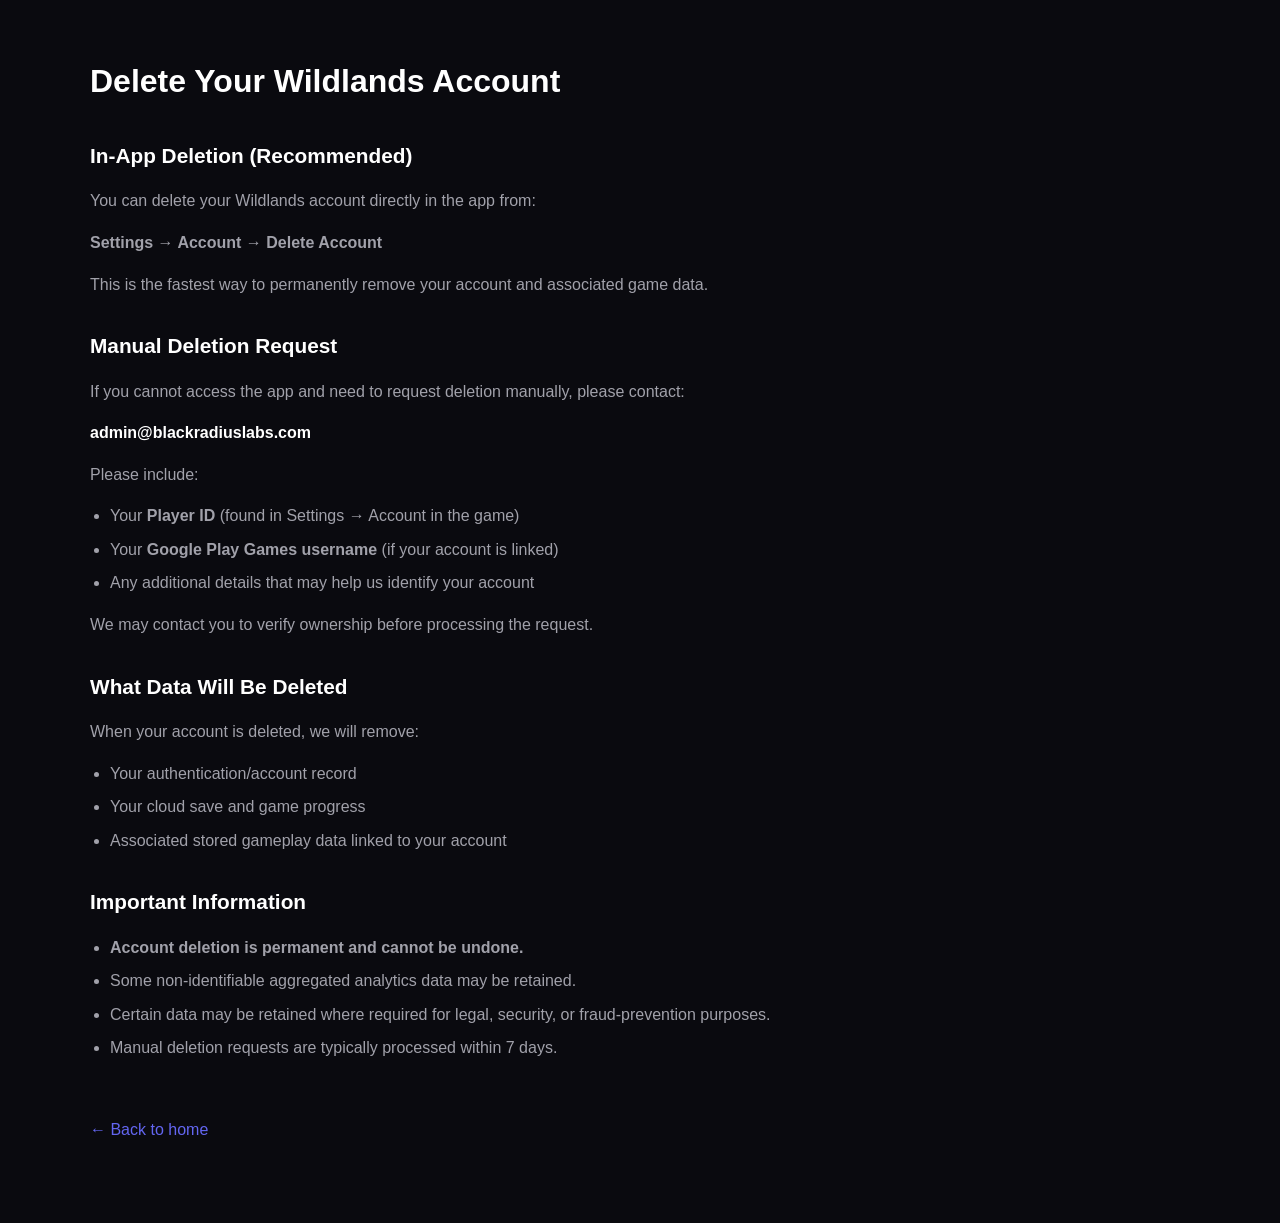
<file: delete-account-wildlands.html>
<!DOCTYPE html>
<html lang="en">
<head>
  <meta charset="UTF-8">
  <meta name="viewport" content="width=device-width, initial-scale=1.0">
  <title>Delete Your Wildlands Account - Black Radius Labs</title>
  <meta name="description" content="Request deletion of your Wildlands game account and associated data.">
  <link rel="stylesheet" href="assets/css/styles.css">
</head>
<body>
  <main class="legal-page">
    <div class="container">
      <h1>Delete Your Wildlands Account</h1>

      <h2>In-App Deletion (Recommended)</h2>
      <p>You can delete your Wildlands account directly in the app from:</p>
      <p><strong>Settings &rarr; Account &rarr; Delete Account</strong></p>
      <p>This is the fastest way to permanently remove your account and associated game data.</p>

      <h2>Manual Deletion Request</h2>
      <p>
        If you cannot access the app and need to request deletion manually, please contact:
      </p>
      <p><strong><a href="mailto:admin@blackradiuslabs.com">admin@blackradiuslabs.com</a></strong></p>

      <p>Please include:</p>
      <ul>
        <li>Your <strong>Player ID</strong> (found in Settings &rarr; Account in the game)</li>
        <li>Your <strong>Google Play Games username</strong> (if your account is linked)</li>
        <li>Any additional details that may help us identify your account</li>
      </ul>
      <p>We may contact you to verify ownership before processing the request.</p>

      <h2>What Data Will Be Deleted</h2>
      <p>When your account is deleted, we will remove:</p>
      <ul>
        <li>Your authentication/account record</li>
        <li>Your cloud save and game progress</li>
        <li>Associated stored gameplay data linked to your account</li>
      </ul>

      <h2>Important Information</h2>
      <ul>
        <li><strong>Account deletion is permanent and cannot be undone.</strong></li>
        <li>Some non-identifiable aggregated analytics data may be retained.</li>
        <li>Certain data may be retained where required for legal, security, or fraud-prevention purposes.</li>
        <li>Manual deletion requests are typically processed within 7 days.</li>
      </ul>

      <a href="index.html" class="back-link">&larr; Back to home</a>
    </div>
  </main>
</body>
</html>
</file>
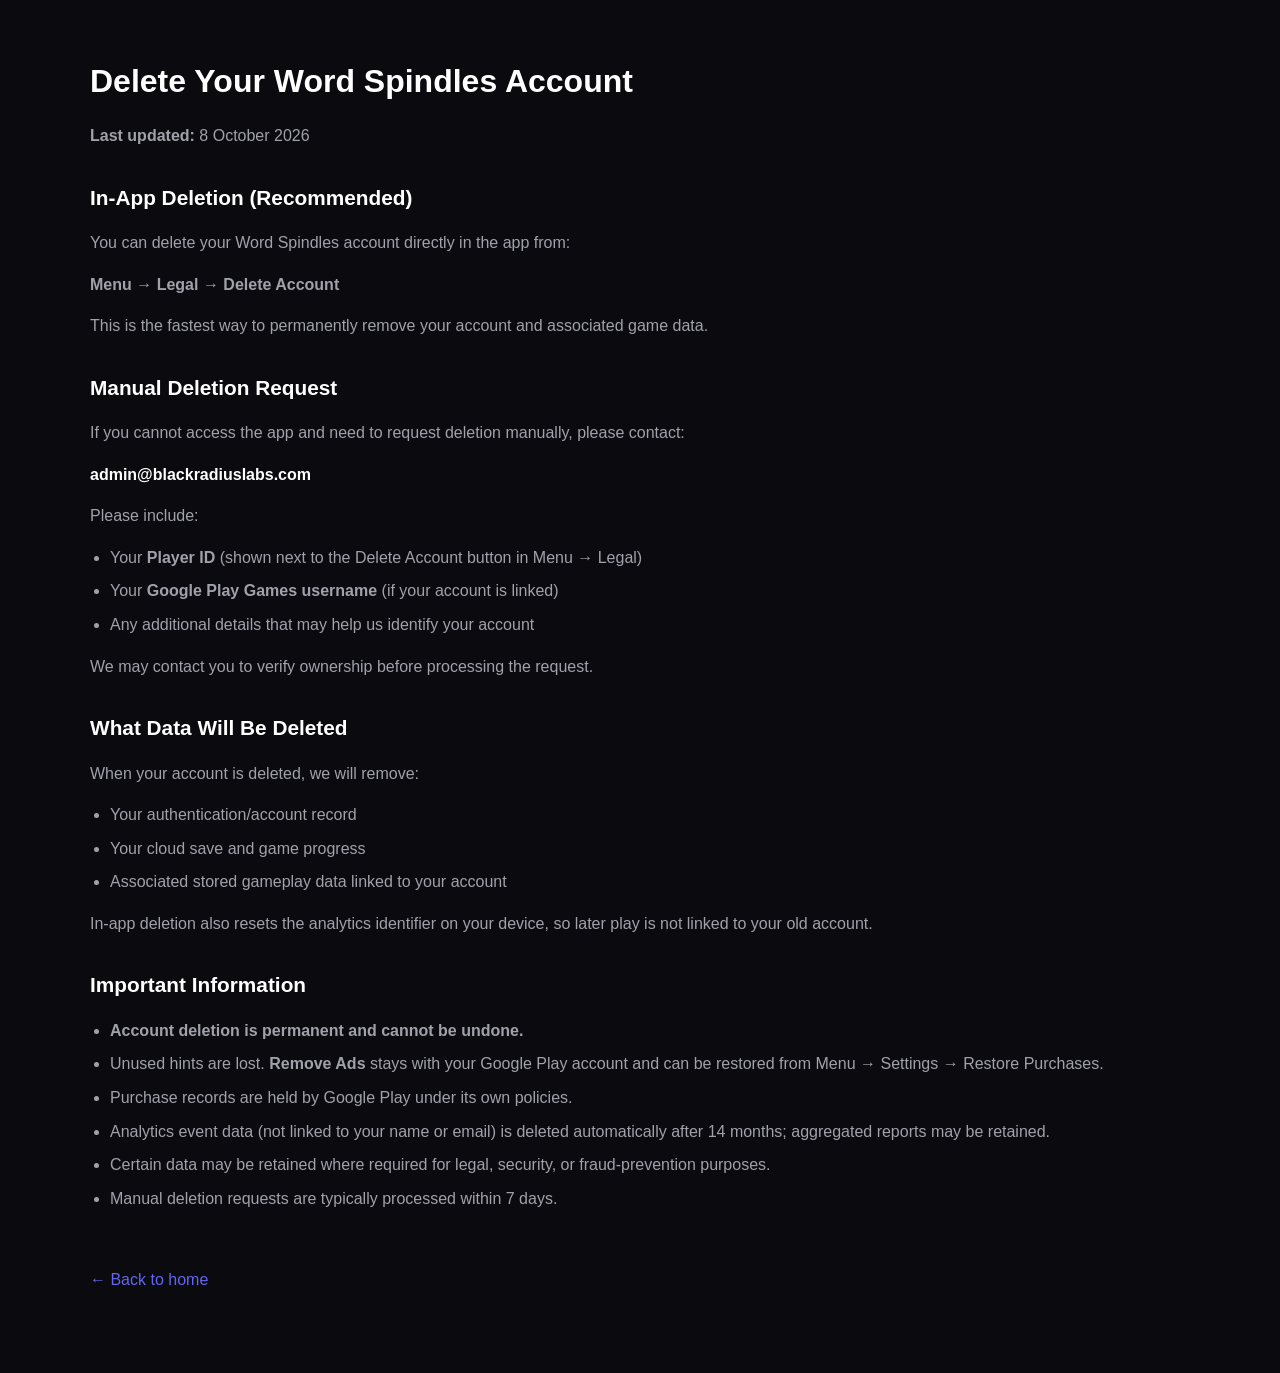
<file: delete-account-wordspindles.html>
<!DOCTYPE html>
<html lang="en">
<head>
  <meta charset="UTF-8">
  <meta name="viewport" content="width=device-width, initial-scale=1.0">
  <title>Delete Your Word Spindles Account - Black Radius Labs</title>
  <meta name="description" content="Request deletion of your Word Spindles game account and associated data.">
  <link rel="stylesheet" href="assets/css/styles.css">
</head>
<body>
  <main class="legal-page">
    <div class="container">
      <h1>Delete Your Word Spindles Account</h1>
      <p class="effective-date"><strong>Last updated:</strong> 8 October 2026</p>

      <h2>In-App Deletion (Recommended)</h2>
      <p>You can delete your Word Spindles account directly in the app from:</p>
      <p><strong>Menu &rarr; Legal &rarr; Delete Account</strong></p>
      <p>This is the fastest way to permanently remove your account and associated game data.</p>

      <h2>Manual Deletion Request</h2>
      <p>
        If you cannot access the app and need to request deletion manually, please contact:
      </p>
      <p><strong><a href="mailto:admin@blackradiuslabs.com">admin@blackradiuslabs.com</a></strong></p>

      <p>Please include:</p>
      <ul>
        <li>Your <strong>Player ID</strong> (shown next to the Delete Account button in Menu &rarr; Legal)</li>
        <li>Your <strong>Google Play Games username</strong> (if your account is linked)</li>
        <li>Any additional details that may help us identify your account</li>
      </ul>
      <p>We may contact you to verify ownership before processing the request.</p>

      <h2>What Data Will Be Deleted</h2>
      <p>When your account is deleted, we will remove:</p>
      <ul>
        <li>Your authentication/account record</li>
        <li>Your cloud save and game progress</li>
        <li>Associated stored gameplay data linked to your account</li>
      </ul>
      <p>In-app deletion also resets the analytics identifier on your device, so later play is not linked to your old account.</p>

      <h2>Important Information</h2>
      <ul>
        <li><strong>Account deletion is permanent and cannot be undone.</strong></li>
        <li>Unused hints are lost. <strong>Remove Ads</strong> stays with your Google Play account and can be restored from Menu &rarr; Settings &rarr; Restore Purchases.</li>
        <li>Purchase records are held by Google Play under its own policies.</li>
        <li>Analytics event data (not linked to your name or email) is deleted automatically after 14 months; aggregated reports may be retained.</li>
        <li>Certain data may be retained where required for legal, security, or fraud-prevention purposes.</li>
        <li>Manual deletion requests are typically processed within 7 days.</li>
      </ul>

      <a href="index.html" class="back-link">&larr; Back to home</a>
    </div>
  </main>
</body>
</html>
</file>
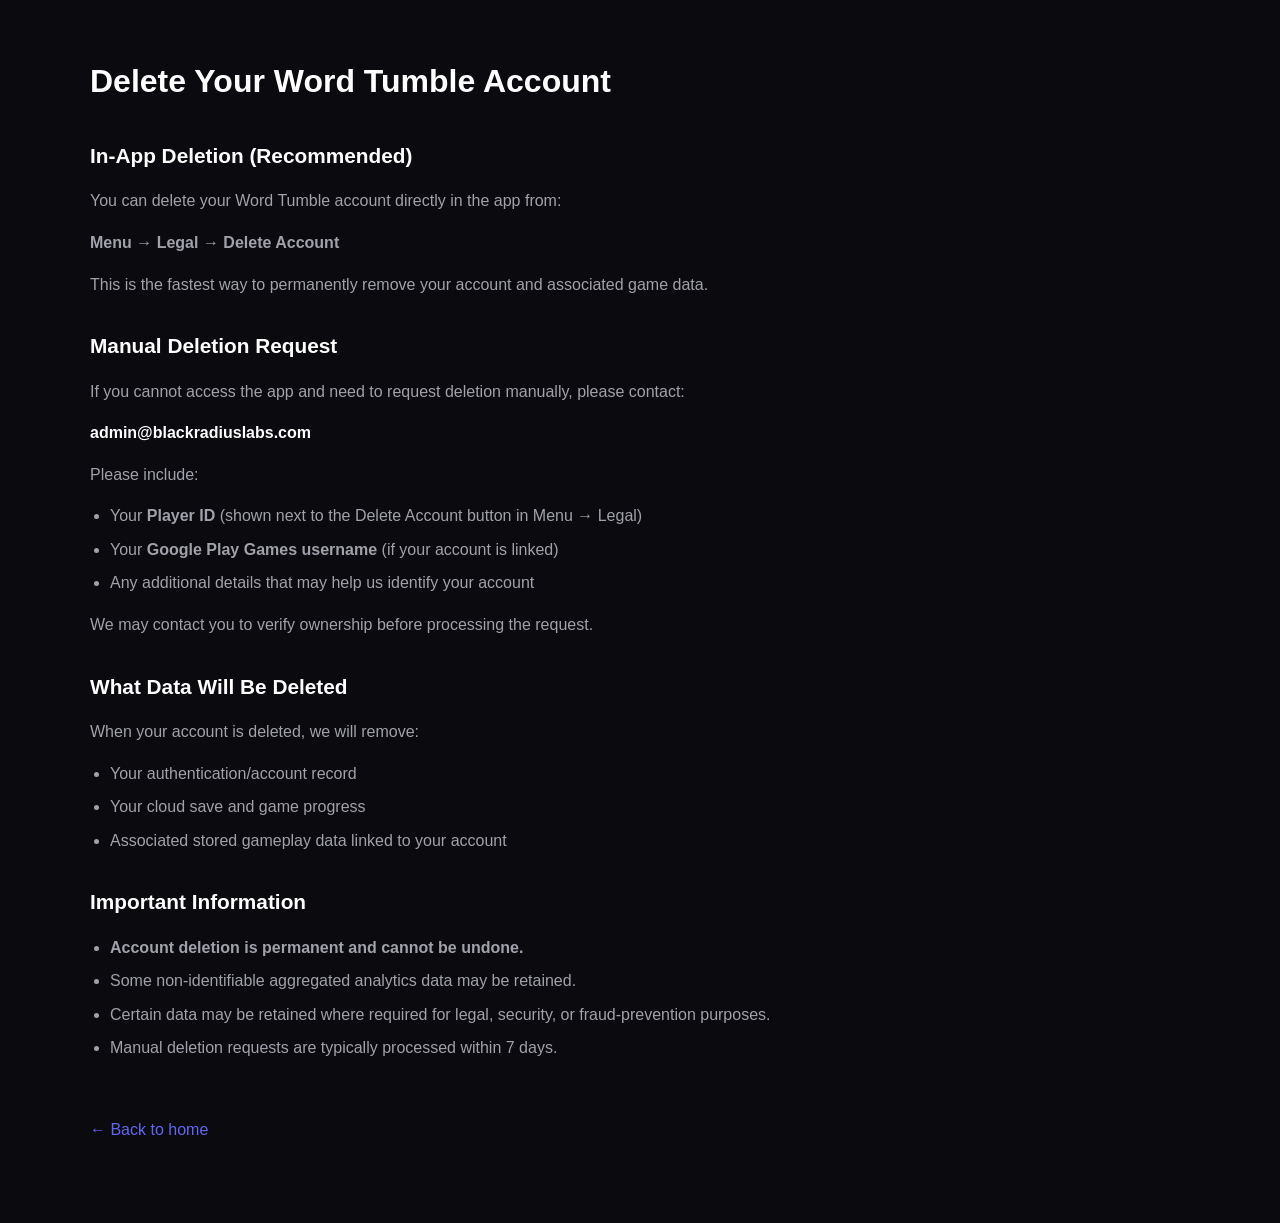
<file: delete-account-wordtumble.html>
<!DOCTYPE html>
<html lang="en">
<head>
  <meta charset="UTF-8">
  <meta name="viewport" content="width=device-width, initial-scale=1.0">
  <title>Delete Your Word Tumble Account - Black Radius Labs</title>
  <meta name="description" content="Request deletion of your Word Tumble game account and associated data.">
  <link rel="stylesheet" href="assets/css/styles.css">
</head>
<body>
  <main class="legal-page">
    <div class="container">
      <h1>Delete Your Word Tumble Account</h1>

      <h2>In-App Deletion (Recommended)</h2>
      <p>You can delete your Word Tumble account directly in the app from:</p>
      <p><strong>Menu &rarr; Legal &rarr; Delete Account</strong></p>
      <p>This is the fastest way to permanently remove your account and associated game data.</p>

      <h2>Manual Deletion Request</h2>
      <p>
        If you cannot access the app and need to request deletion manually, please contact:
      </p>
      <p><strong><a href="mailto:admin@blackradiuslabs.com">admin@blackradiuslabs.com</a></strong></p>

      <p>Please include:</p>
      <ul>
        <li>Your <strong>Player ID</strong> (shown next to the Delete Account button in Menu &rarr; Legal)</li>
        <li>Your <strong>Google Play Games username</strong> (if your account is linked)</li>
        <li>Any additional details that may help us identify your account</li>
      </ul>
      <p>We may contact you to verify ownership before processing the request.</p>

      <h2>What Data Will Be Deleted</h2>
      <p>When your account is deleted, we will remove:</p>
      <ul>
        <li>Your authentication/account record</li>
        <li>Your cloud save and game progress</li>
        <li>Associated stored gameplay data linked to your account</li>
      </ul>

      <h2>Important Information</h2>
      <ul>
        <li><strong>Account deletion is permanent and cannot be undone.</strong></li>
        <li>Some non-identifiable aggregated analytics data may be retained.</li>
        <li>Certain data may be retained where required for legal, security, or fraud-prevention purposes.</li>
        <li>Manual deletion requests are typically processed within 7 days.</li>
      </ul>

      <a href="index.html" class="back-link">&larr; Back to home</a>
    </div>
  </main>
</body>
</html>
</file>
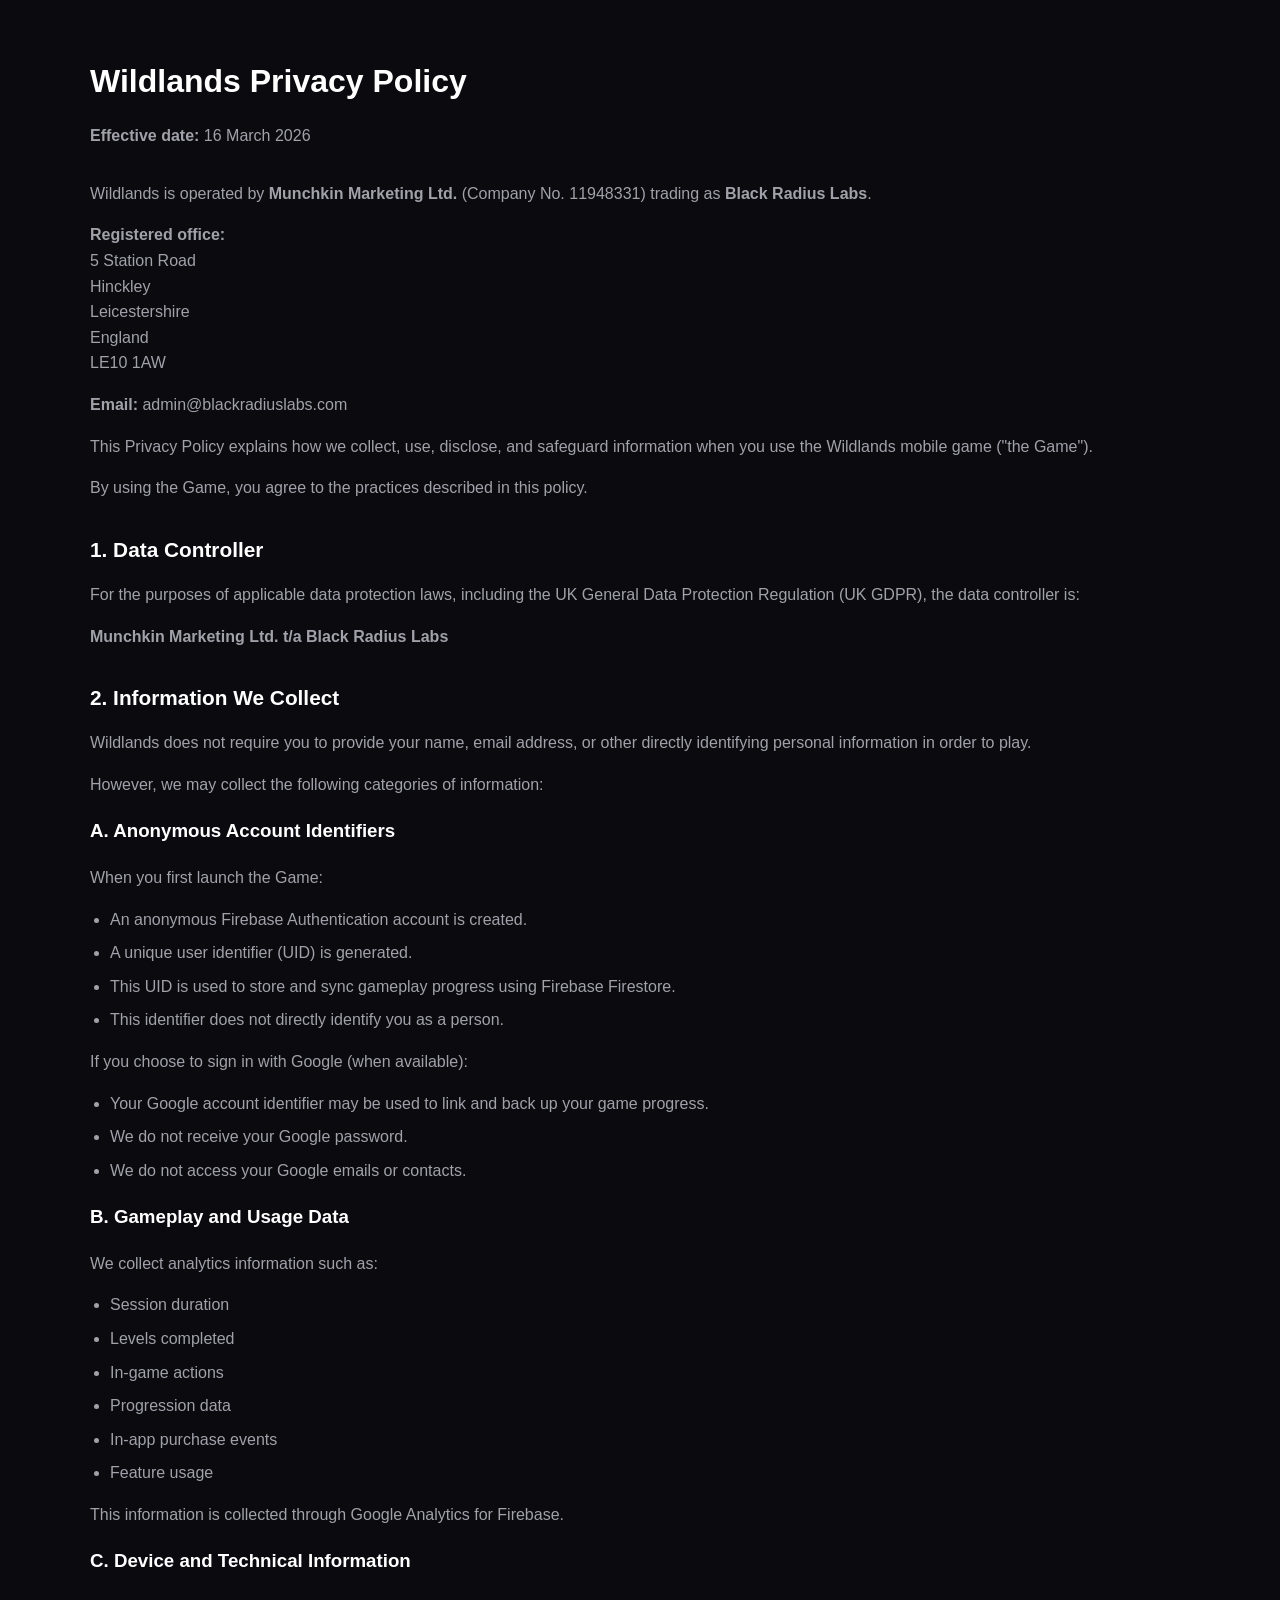
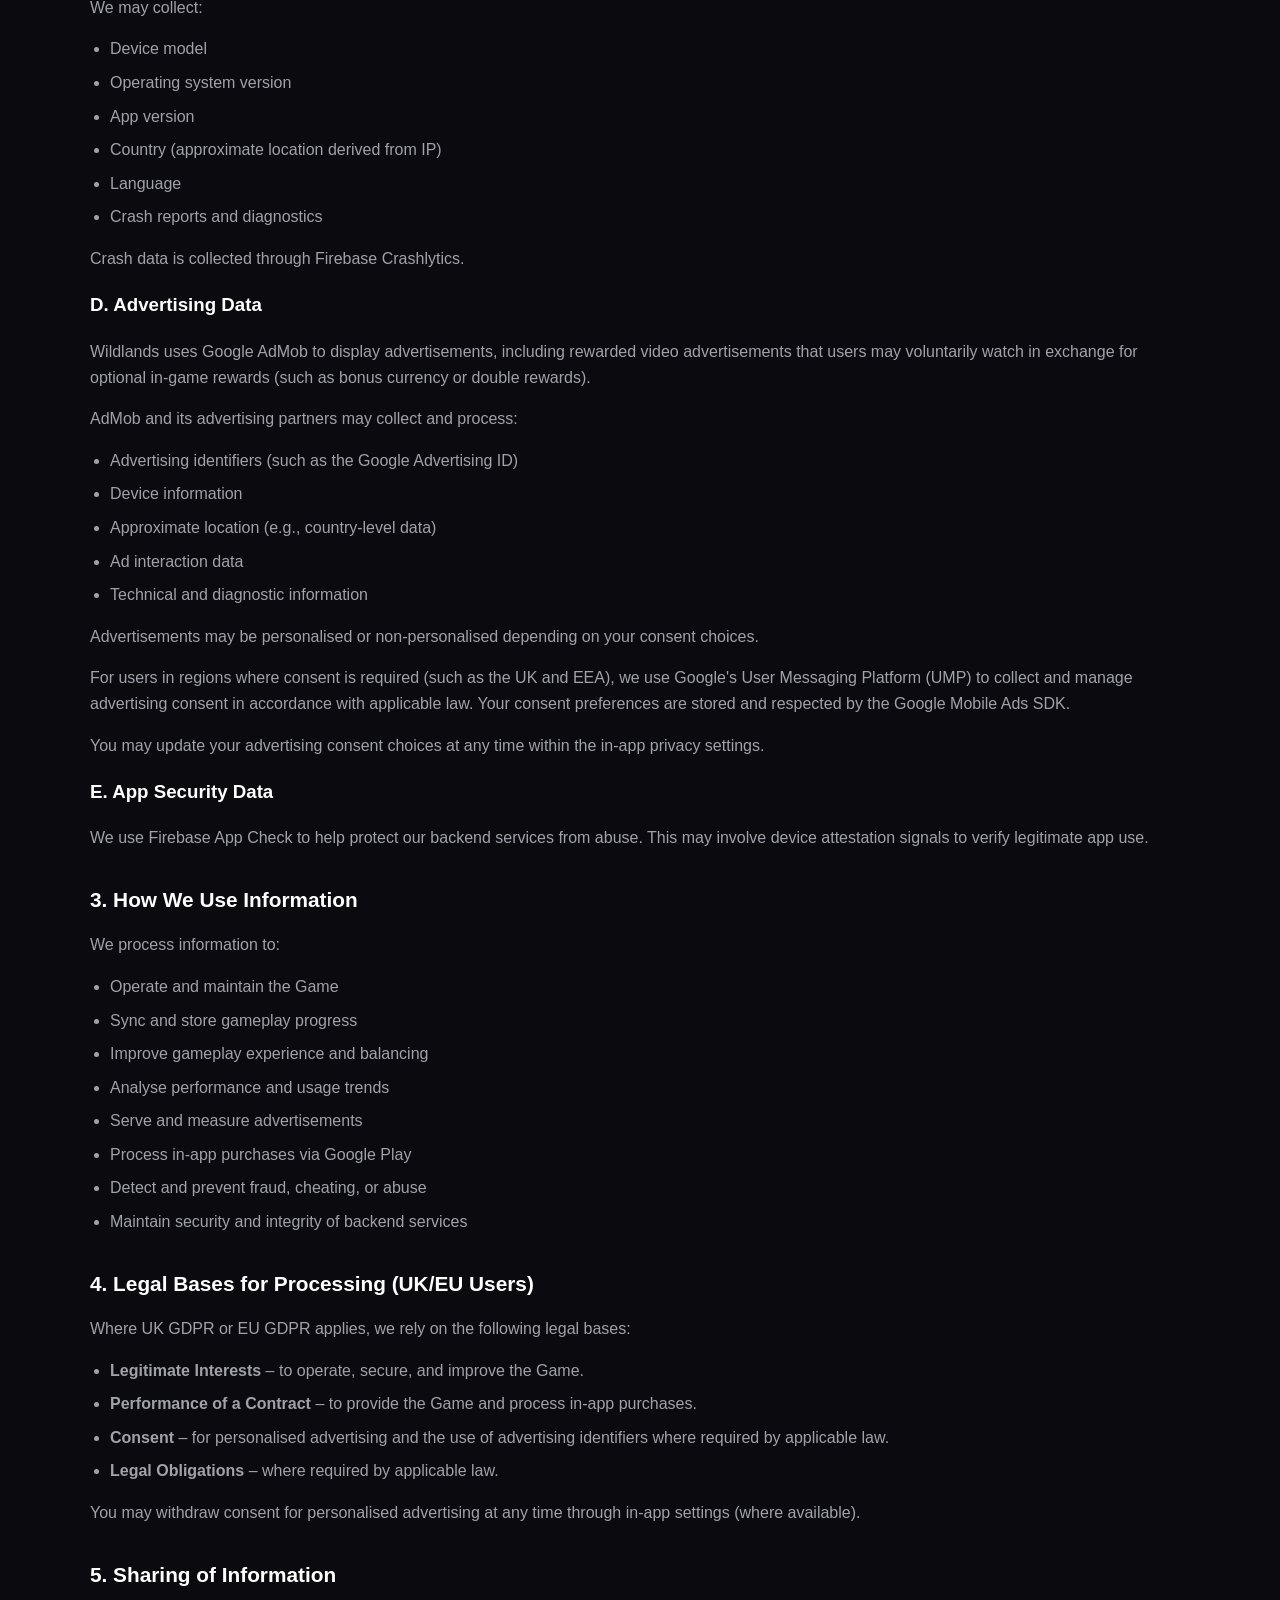
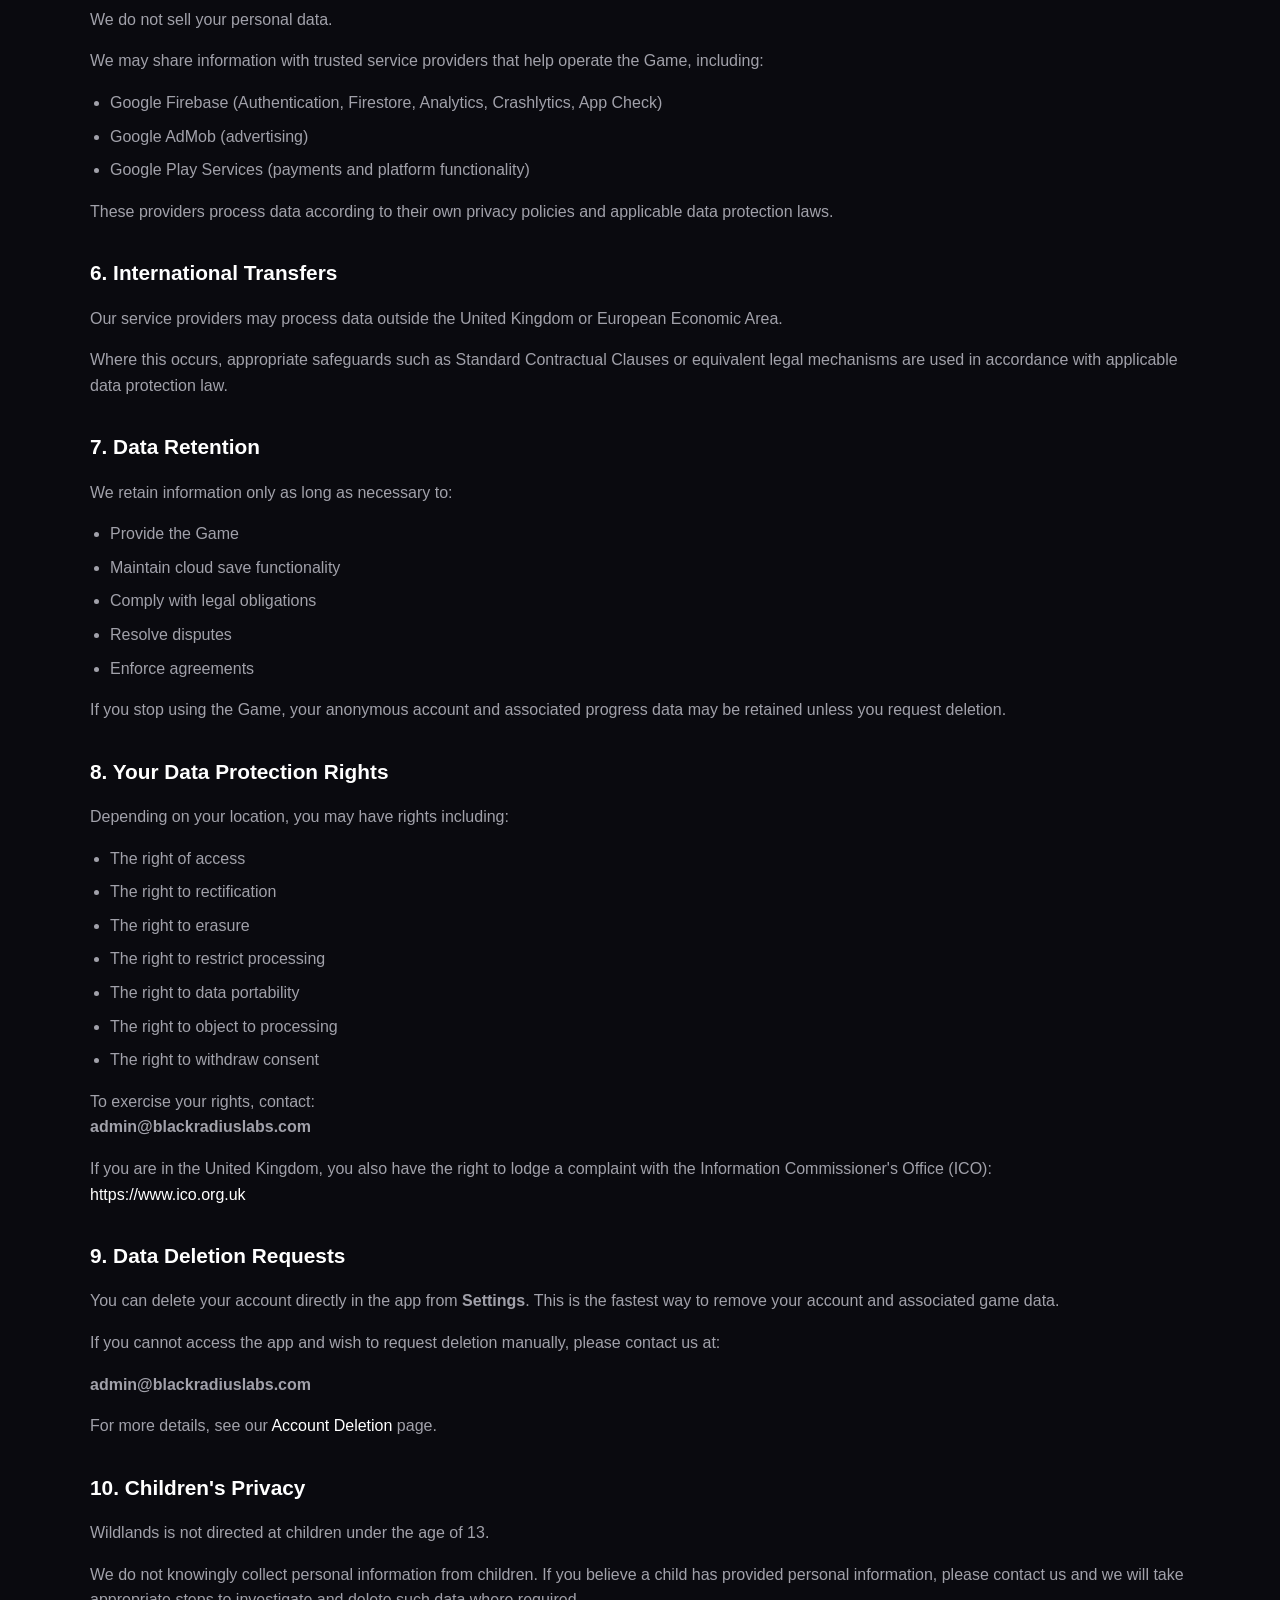
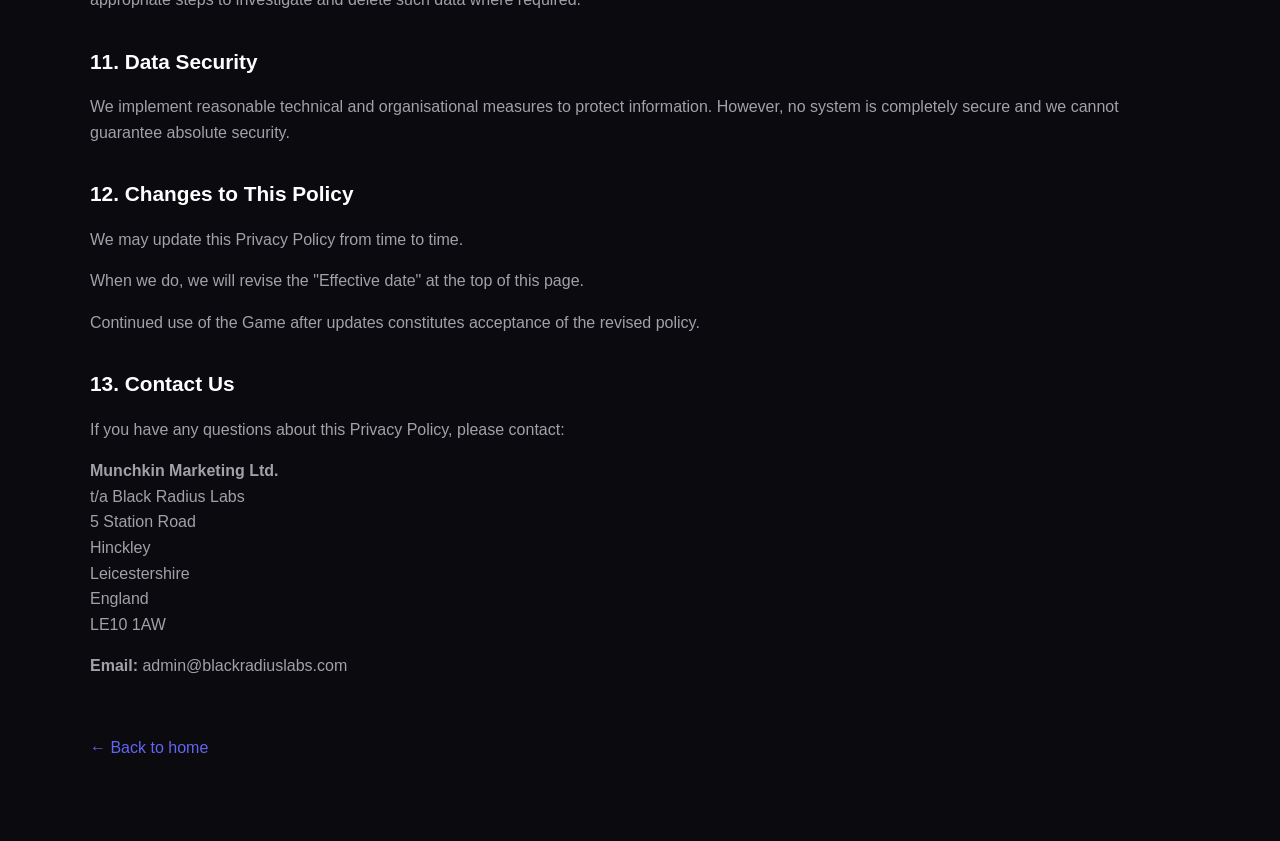
<file: privacy-wildlands.html>
<!DOCTYPE html>
<html lang="en">
<head>
  <meta charset="UTF-8">
  <meta name="viewport" content="width=device-width, initial-scale=1.0">
  <title>Wildlands Privacy Policy - Black Radius Labs</title>
  <meta name="description" content="Privacy Policy for Wildlands mobile game by Black Radius Labs.">
  <link rel="stylesheet" href="assets/css/styles.css">
</head>
<body>
  <main class="legal-page">
    <div class="container">
      <h1>Wildlands Privacy Policy</h1>
      <p class="effective-date"><strong>Effective date:</strong> 16 March 2026</p>

      <p>
        Wildlands is operated by <strong>Munchkin Marketing Ltd.</strong> (Company No. 11948331) trading as <strong>Black Radius Labs</strong>.
      </p>

      <p>
        <strong>Registered office:</strong><br>
        5 Station Road<br>
        Hinckley<br>
        Leicestershire<br>
        England<br>
        LE10 1AW
      </p>

      <p><strong>Email:</strong> admin@blackradiuslabs.com</p>

      <p>
        This Privacy Policy explains how we collect, use, disclose, and safeguard information when you use the Wildlands mobile game ("the Game").
      </p>

      <p>By using the Game, you agree to the practices described in this policy.</p>

      <h2>1. Data Controller</h2>
      <p>
        For the purposes of applicable data protection laws, including the UK General Data Protection Regulation (UK GDPR), the data controller is:
      </p>
      <p><strong>Munchkin Marketing Ltd. t/a Black Radius Labs</strong></p>

      <h2>2. Information We Collect</h2>
      <p>
        Wildlands does not require you to provide your name, email address, or other directly identifying personal information in order to play.
      </p>
      <p>However, we may collect the following categories of information:</p>

      <h3>A. Anonymous Account Identifiers</h3>
      <p>When you first launch the Game:</p>
      <ul>
        <li>An anonymous Firebase Authentication account is created.</li>
        <li>A unique user identifier (UID) is generated.</li>
        <li>This UID is used to store and sync gameplay progress using Firebase Firestore.</li>
        <li>This identifier does not directly identify you as a person.</li>
      </ul>
      <p>If you choose to sign in with Google (when available):</p>
      <ul>
        <li>Your Google account identifier may be used to link and back up your game progress.</li>
        <li>We do not receive your Google password.</li>
        <li>We do not access your Google emails or contacts.</li>
      </ul>

      <h3>B. Gameplay and Usage Data</h3>
      <p>We collect analytics information such as:</p>
      <ul>
        <li>Session duration</li>
        <li>Levels completed</li>
        <li>In-game actions</li>
        <li>Progression data</li>
        <li>In-app purchase events</li>
        <li>Feature usage</li>
      </ul>
      <p>This information is collected through Google Analytics for Firebase.</p>

      <h3>C. Device and Technical Information</h3>
      <p>We may collect:</p>
      <ul>
        <li>Device model</li>
        <li>Operating system version</li>
        <li>App version</li>
        <li>Country (approximate location derived from IP)</li>
        <li>Language</li>
        <li>Crash reports and diagnostics</li>
      </ul>
      <p>Crash data is collected through Firebase Crashlytics.</p>

      <h3>D. Advertising Data</h3>
      <p>Wildlands uses Google AdMob to display advertisements, including rewarded video advertisements that users may voluntarily watch in exchange for optional in-game rewards (such as bonus currency or double rewards).</p>
      <p>AdMob and its advertising partners may collect and process:</p>
      <ul>
        <li>Advertising identifiers (such as the Google Advertising ID)</li>
        <li>Device information</li>
        <li>Approximate location (e.g., country-level data)</li>
        <li>Ad interaction data</li>
        <li>Technical and diagnostic information</li>
      </ul>
      <p>Advertisements may be personalised or non-personalised depending on your consent choices.</p>
      <p>
        For users in regions where consent is required (such as the UK and EEA), we use Google's User Messaging Platform (UMP) to collect and manage advertising consent in accordance with applicable law. Your consent preferences are stored and respected by the Google Mobile Ads SDK.
      </p>
      <p>You may update your advertising consent choices at any time within the in-app privacy settings.</p>

      <h3>E. App Security Data</h3>
      <p>
        We use Firebase App Check to help protect our backend services from abuse. This may involve device attestation signals to verify legitimate app use.
      </p>

      <h2>3. How We Use Information</h2>
      <p>We process information to:</p>
      <ul>
        <li>Operate and maintain the Game</li>
        <li>Sync and store gameplay progress</li>
        <li>Improve gameplay experience and balancing</li>
        <li>Analyse performance and usage trends</li>
        <li>Serve and measure advertisements</li>
        <li>Process in-app purchases via Google Play</li>
        <li>Detect and prevent fraud, cheating, or abuse</li>
        <li>Maintain security and integrity of backend services</li>
      </ul>

      <h2>4. Legal Bases for Processing (UK/EU Users)</h2>
      <p>Where UK GDPR or EU GDPR applies, we rely on the following legal bases:</p>
      <ul>
        <li><strong>Legitimate Interests</strong> – to operate, secure, and improve the Game.</li>
        <li><strong>Performance of a Contract</strong> – to provide the Game and process in-app purchases.</li>
        <li><strong>Consent</strong> – for personalised advertising and the use of advertising identifiers where required by applicable law.</li>
        <li><strong>Legal Obligations</strong> – where required by applicable law.</li>
      </ul>
      <p>You may withdraw consent for personalised advertising at any time through in-app settings (where available).</p>

      <h2>5. Sharing of Information</h2>
      <p>We do not sell your personal data.</p>
      <p>We may share information with trusted service providers that help operate the Game, including:</p>
      <ul>
        <li>Google Firebase (Authentication, Firestore, Analytics, Crashlytics, App Check)</li>
        <li>Google AdMob (advertising)</li>
        <li>Google Play Services (payments and platform functionality)</li>
      </ul>
      <p>These providers process data according to their own privacy policies and applicable data protection laws.</p>

      <h2>6. International Transfers</h2>
      <p>Our service providers may process data outside the United Kingdom or European Economic Area.</p>
      <p>
        Where this occurs, appropriate safeguards such as Standard Contractual Clauses or equivalent legal mechanisms are used in accordance with applicable data protection law.
      </p>

      <h2>7. Data Retention</h2>
      <p>We retain information only as long as necessary to:</p>
      <ul>
        <li>Provide the Game</li>
        <li>Maintain cloud save functionality</li>
        <li>Comply with legal obligations</li>
        <li>Resolve disputes</li>
        <li>Enforce agreements</li>
      </ul>
      <p>If you stop using the Game, your anonymous account and associated progress data may be retained unless you request deletion.</p>

      <h2>8. Your Data Protection Rights</h2>
      <p>Depending on your location, you may have rights including:</p>
      <ul>
        <li>The right of access</li>
        <li>The right to rectification</li>
        <li>The right to erasure</li>
        <li>The right to restrict processing</li>
        <li>The right to data portability</li>
        <li>The right to object to processing</li>
        <li>The right to withdraw consent</li>
      </ul>
      <p>To exercise your rights, contact:<br><strong>admin@blackradiuslabs.com</strong></p>
      <p>
        If you are in the United Kingdom, you also have the right to lodge a complaint with the Information Commissioner's Office (ICO):<br>
        <a href="https://www.ico.org.uk" target="_blank" rel="noopener noreferrer">https://www.ico.org.uk</a>
      </p>

      <h2>9. Data Deletion Requests</h2>
      <p>You can delete your account directly in the app from <strong>Settings</strong>. This is the fastest way to remove your account and associated game data.</p>
      <p>If you cannot access the app and wish to request deletion manually, please contact us at:</p>
      <p><strong>admin@blackradiuslabs.com</strong></p>
      <p>For more details, see our <a href="delete-account-wildlands.html">Account Deletion</a> page.</p>

      <h2>10. Children's Privacy</h2>
      <p>Wildlands is not directed at children under the age of 13.</p>
      <p>
        We do not knowingly collect personal information from children. If you believe a child has provided personal information, please contact us and we will take appropriate steps to investigate and delete such data where required.
      </p>

      <h2>11. Data Security</h2>
      <p>
        We implement reasonable technical and organisational measures to protect information. However, no system is completely secure and we cannot guarantee absolute security.
      </p>

      <h2>12. Changes to This Policy</h2>
      <p>We may update this Privacy Policy from time to time.</p>
      <p>When we do, we will revise the "Effective date" at the top of this page.</p>
      <p>Continued use of the Game after updates constitutes acceptance of the revised policy.</p>

      <h2>13. Contact Us</h2>
      <p>If you have any questions about this Privacy Policy, please contact:</p>
      <p>
        <strong>Munchkin Marketing Ltd.</strong><br>
        t/a Black Radius Labs<br>
        5 Station Road<br>
        Hinckley<br>
        Leicestershire<br>
        England<br>
        LE10 1AW
      </p>
      <p><strong>Email:</strong> admin@blackradiuslabs.com</p>

      <a href="index.html" class="back-link">&larr; Back to home</a>
    </div>
  </main>
</body>
</html>
</file>
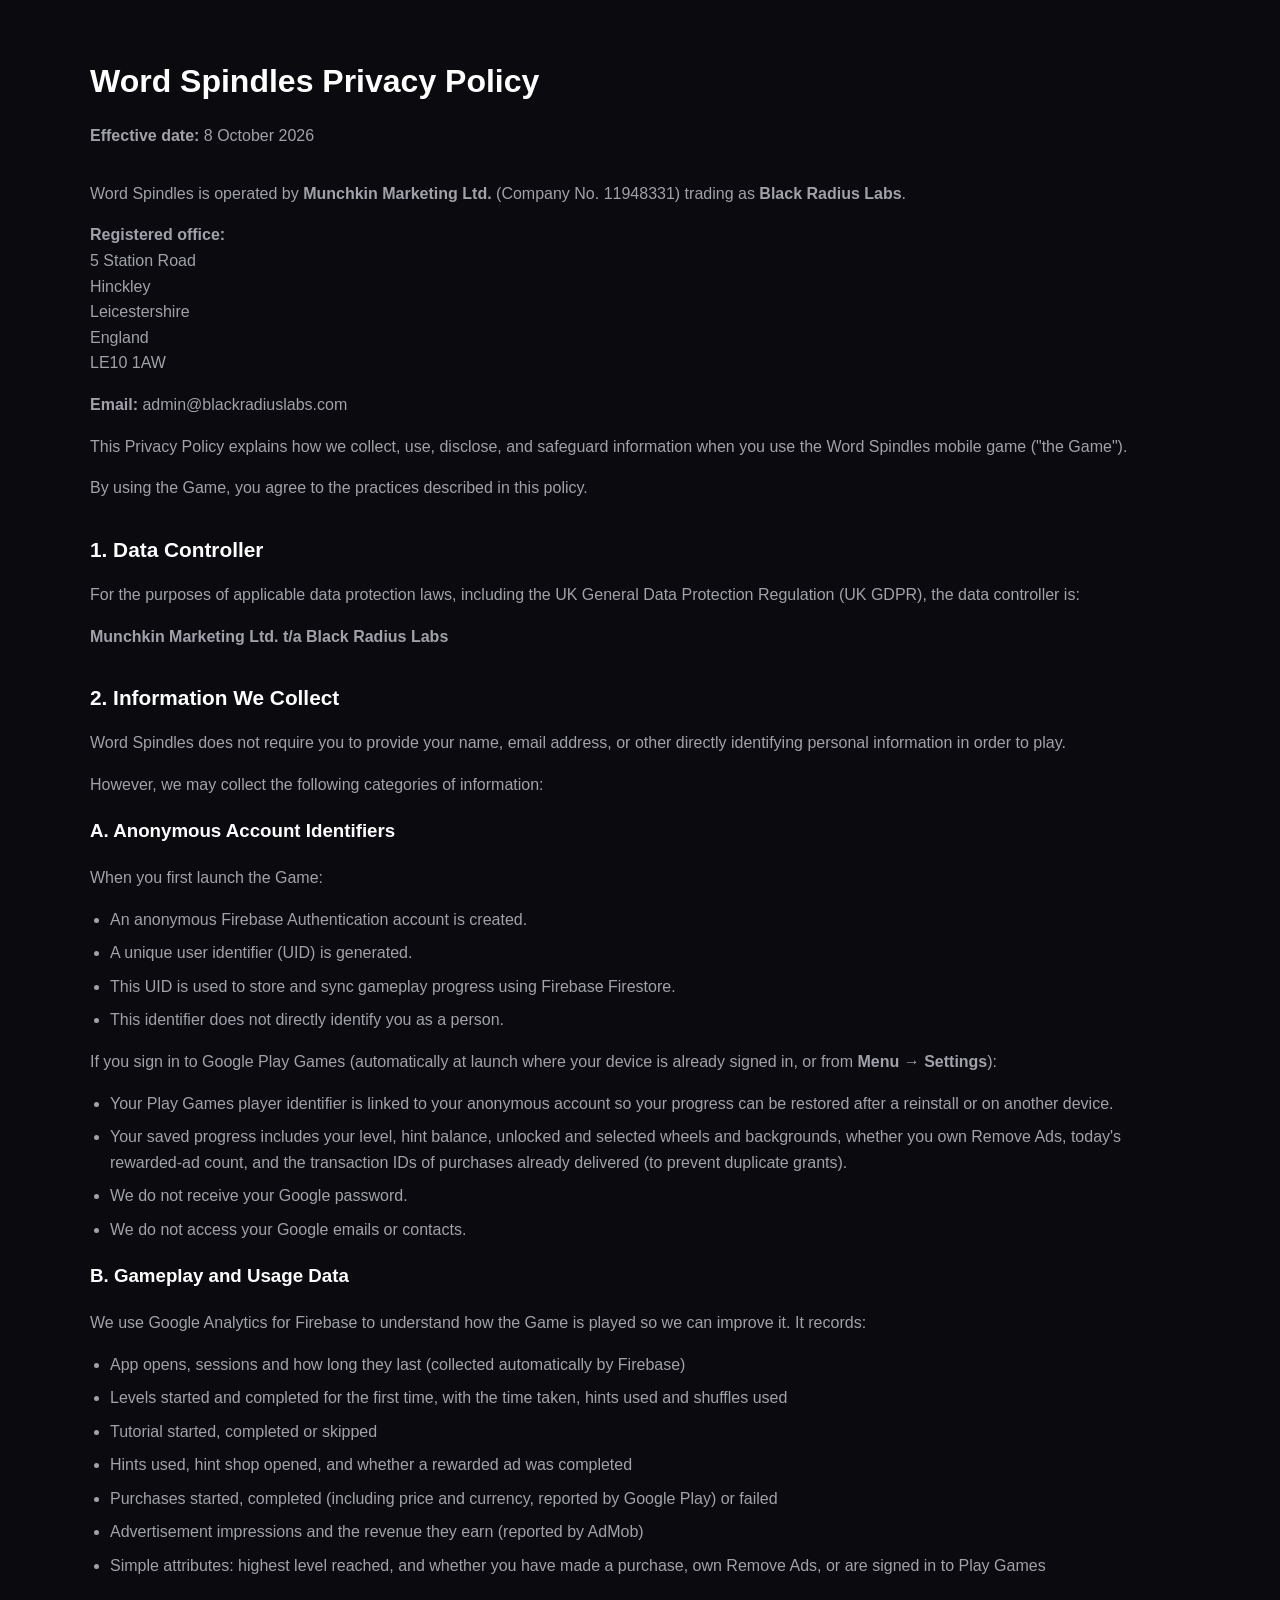
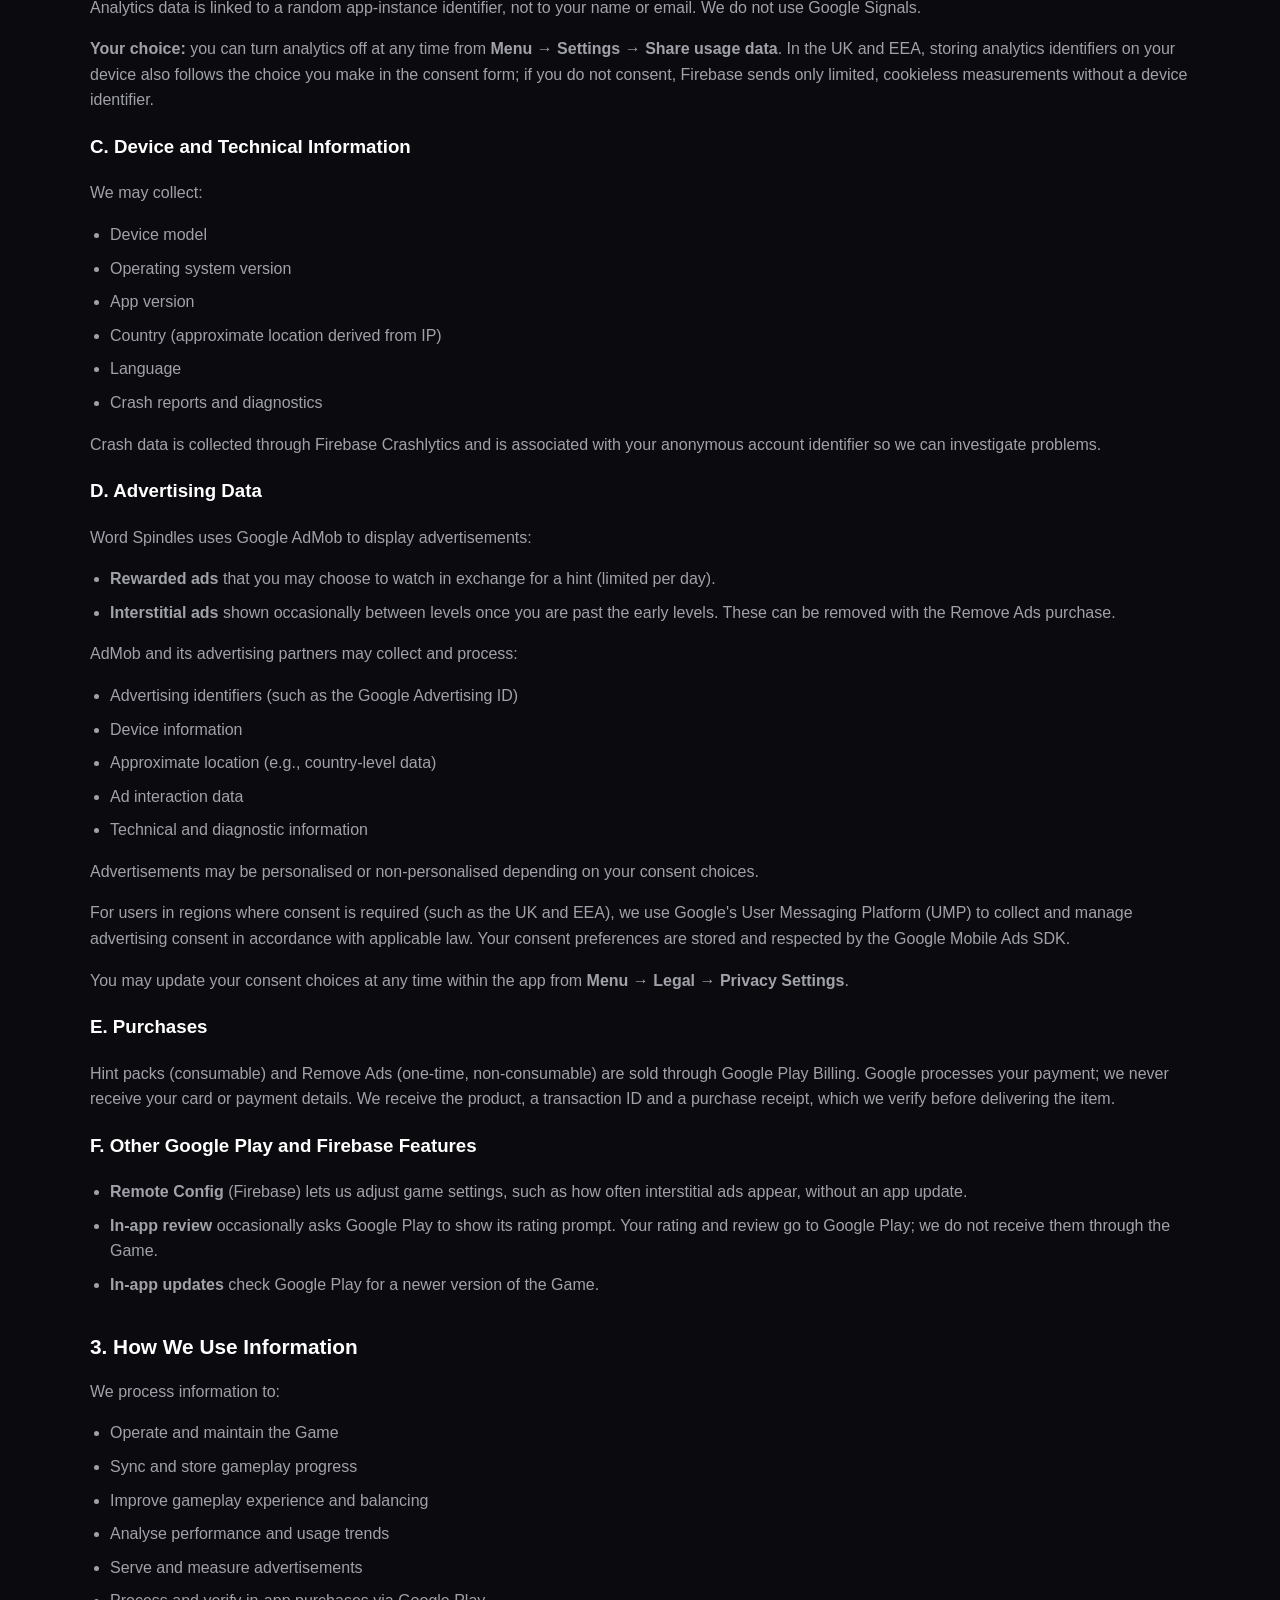
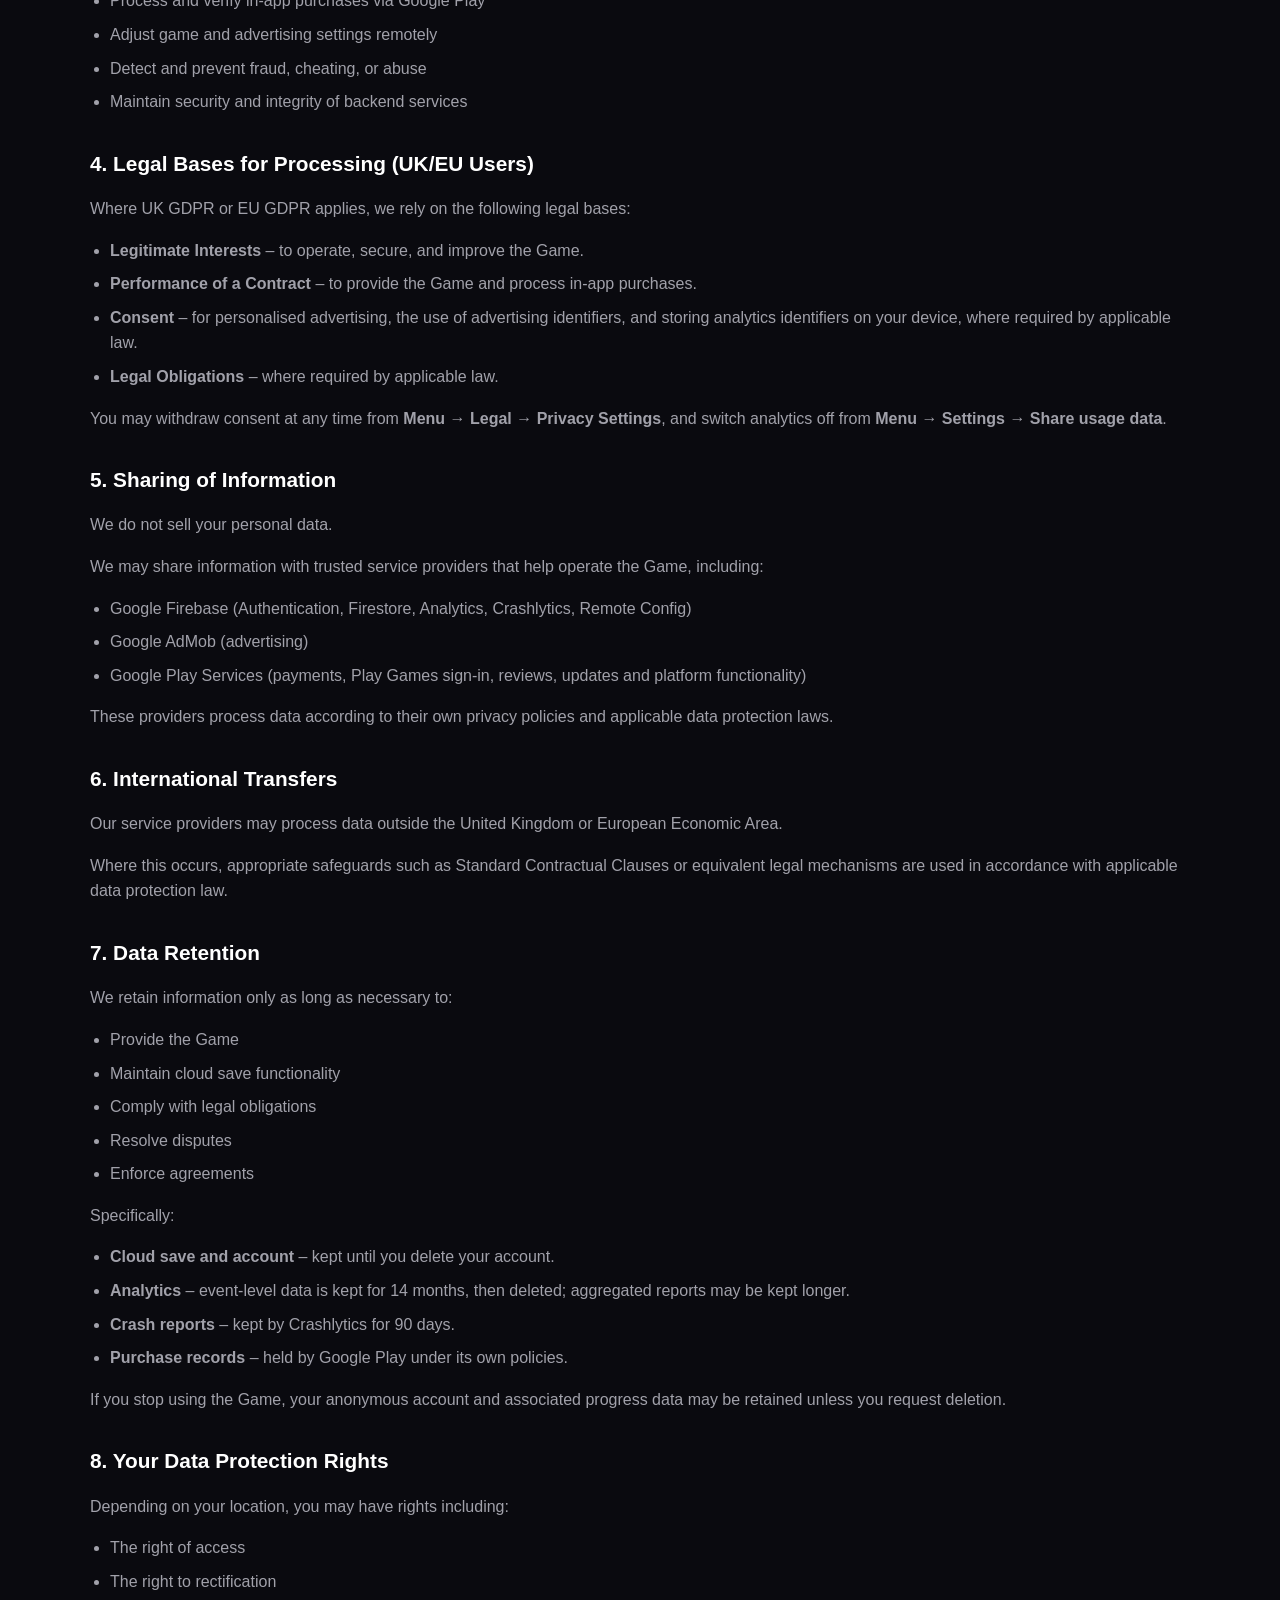
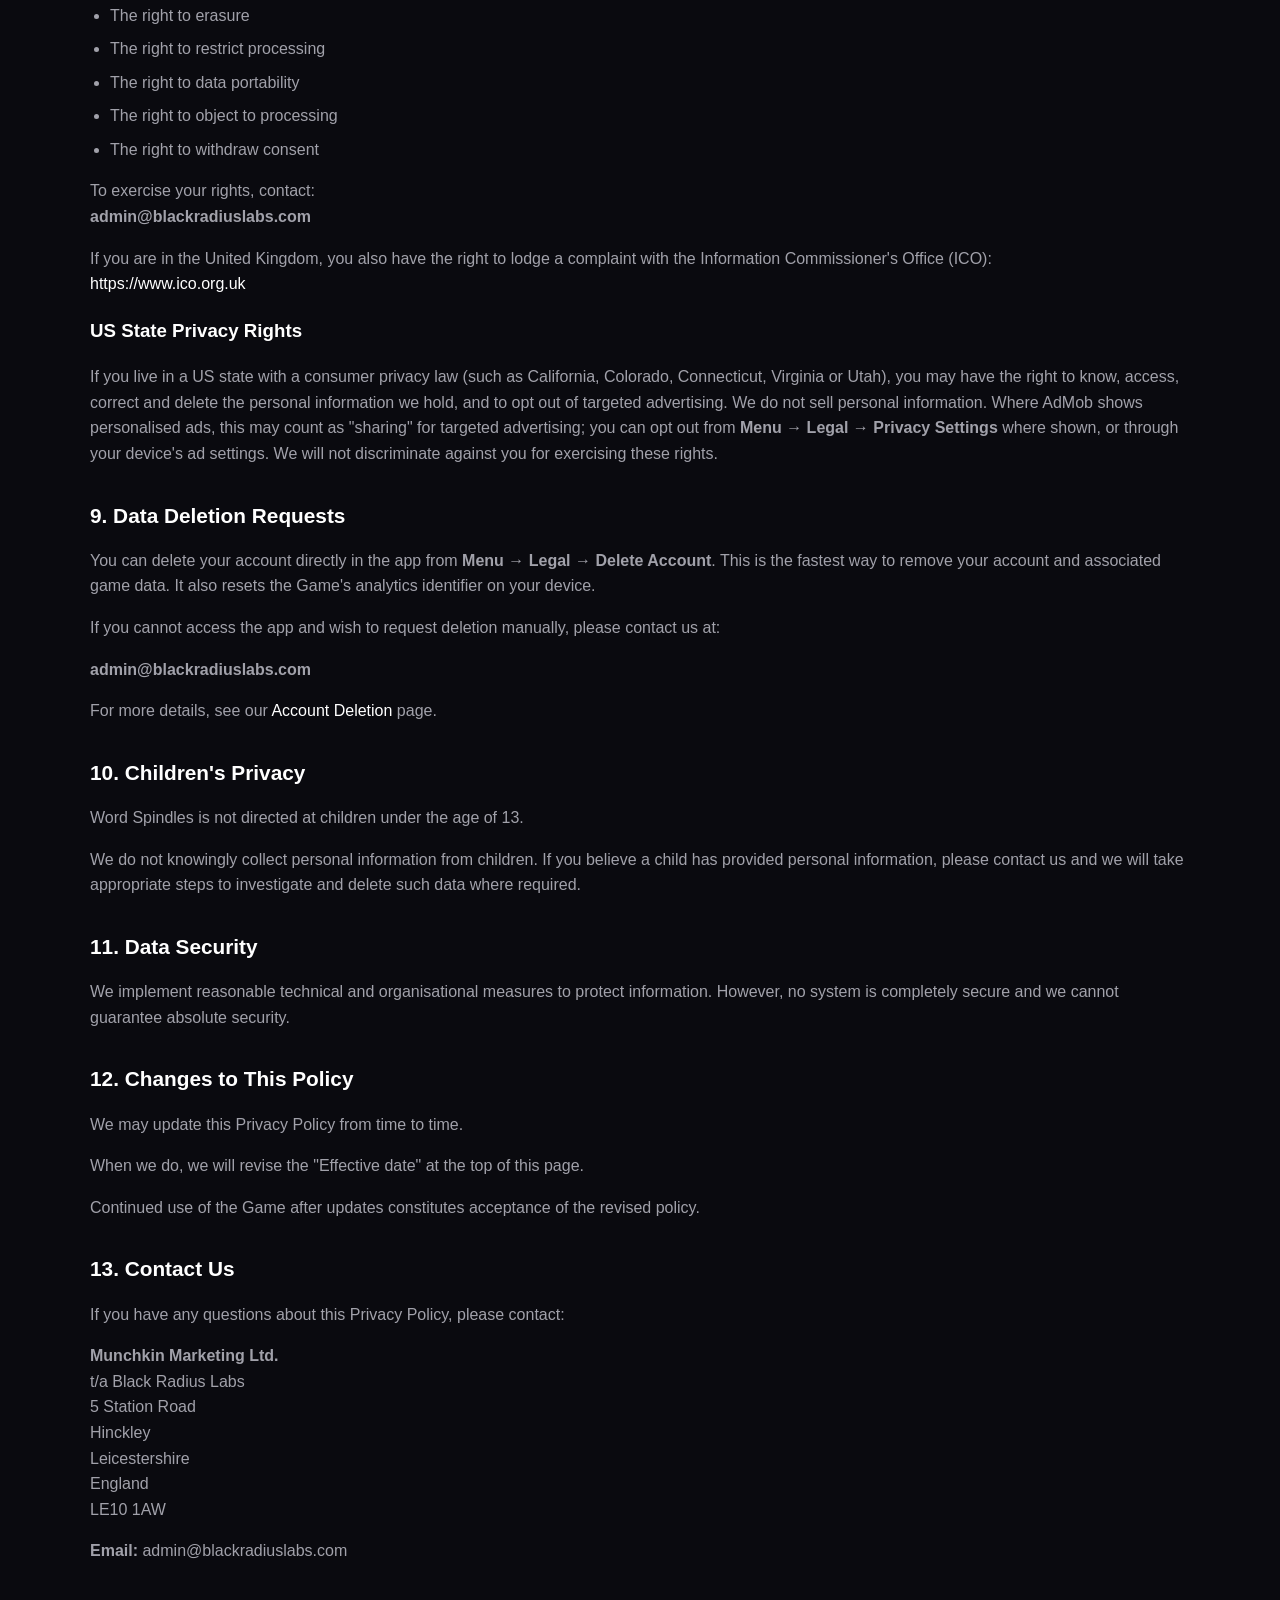
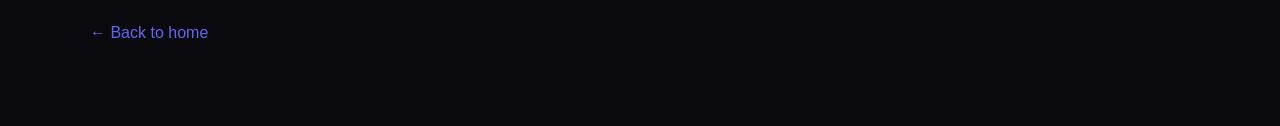
<file: privacy-wordspindles.html>
<!DOCTYPE html>
<html lang="en">
<head>
  <meta charset="UTF-8">
  <meta name="viewport" content="width=device-width, initial-scale=1.0">
  <title>Word Spindles Privacy Policy - Black Radius Labs</title>
  <meta name="description" content="Privacy Policy for Word Spindles mobile game by Black Radius Labs.">
  <link rel="stylesheet" href="assets/css/styles.css">
</head>
<body>
  <main class="legal-page">
    <div class="container">
      <h1>Word Spindles Privacy Policy</h1>
      <p class="effective-date"><strong>Effective date:</strong> 8 October 2026</p>

      <p>
        Word Spindles is operated by <strong>Munchkin Marketing Ltd.</strong> (Company No. 11948331) trading as <strong>Black Radius Labs</strong>.
      </p>

      <p>
        <strong>Registered office:</strong><br>
        5 Station Road<br>
        Hinckley<br>
        Leicestershire<br>
        England<br>
        LE10 1AW
      </p>

      <p><strong>Email:</strong> admin@blackradiuslabs.com</p>

      <p>
        This Privacy Policy explains how we collect, use, disclose, and safeguard information when you use the Word Spindles mobile game ("the Game").
      </p>

      <p>By using the Game, you agree to the practices described in this policy.</p>

      <h2>1. Data Controller</h2>
      <p>
        For the purposes of applicable data protection laws, including the UK General Data Protection Regulation (UK GDPR), the data controller is:
      </p>
      <p><strong>Munchkin Marketing Ltd. t/a Black Radius Labs</strong></p>

      <h2>2. Information We Collect</h2>
      <p>
        Word Spindles does not require you to provide your name, email address, or other directly identifying personal information in order to play.
      </p>
      <p>However, we may collect the following categories of information:</p>

      <h3>A. Anonymous Account Identifiers</h3>
      <p>When you first launch the Game:</p>
      <ul>
        <li>An anonymous Firebase Authentication account is created.</li>
        <li>A unique user identifier (UID) is generated.</li>
        <li>This UID is used to store and sync gameplay progress using Firebase Firestore.</li>
        <li>This identifier does not directly identify you as a person.</li>
      </ul>
      <p>If you sign in to Google Play Games (automatically at launch where your device is already signed in, or from <strong>Menu &rarr; Settings</strong>):</p>
      <ul>
        <li>Your Play Games player identifier is linked to your anonymous account so your progress can be restored after a reinstall or on another device.</li>
        <li>Your saved progress includes your level, hint balance, unlocked and selected wheels and backgrounds, whether you own Remove Ads, today's rewarded-ad count, and the transaction IDs of purchases already delivered (to prevent duplicate grants).</li>
        <li>We do not receive your Google password.</li>
        <li>We do not access your Google emails or contacts.</li>
      </ul>

      <h3>B. Gameplay and Usage Data</h3>
      <p>We use Google Analytics for Firebase to understand how the Game is played so we can improve it. It records:</p>
      <ul>
        <li>App opens, sessions and how long they last (collected automatically by Firebase)</li>
        <li>Levels started and completed for the first time, with the time taken, hints used and shuffles used</li>
        <li>Tutorial started, completed or skipped</li>
        <li>Hints used, hint shop opened, and whether a rewarded ad was completed</li>
        <li>Purchases started, completed (including price and currency, reported by Google Play) or failed</li>
        <li>Advertisement impressions and the revenue they earn (reported by AdMob)</li>
        <li>Simple attributes: highest level reached, and whether you have made a purchase, own Remove Ads, or are signed in to Play Games</li>
      </ul>
      <p>Analytics data is linked to a random app-instance identifier, not to your name or email. We do not use Google Signals.</p>
      <p>
        <strong>Your choice:</strong> you can turn analytics off at any time from <strong>Menu &rarr; Settings &rarr; Share usage data</strong>. In the UK and EEA, storing analytics identifiers on your device also follows the choice you make in the consent form; if you do not consent, Firebase sends only limited, cookieless measurements without a device identifier.
      </p>

      <h3>C. Device and Technical Information</h3>
      <p>We may collect:</p>
      <ul>
        <li>Device model</li>
        <li>Operating system version</li>
        <li>App version</li>
        <li>Country (approximate location derived from IP)</li>
        <li>Language</li>
        <li>Crash reports and diagnostics</li>
      </ul>
      <p>Crash data is collected through Firebase Crashlytics and is associated with your anonymous account identifier so we can investigate problems.</p>

      <h3>D. Advertising Data</h3>
      <p>Word Spindles uses Google AdMob to display advertisements:</p>
      <ul>
        <li><strong>Rewarded ads</strong> that you may choose to watch in exchange for a hint (limited per day).</li>
        <li><strong>Interstitial ads</strong> shown occasionally between levels once you are past the early levels. These can be removed with the Remove Ads purchase.</li>
      </ul>
      <p>AdMob and its advertising partners may collect and process:</p>
      <ul>
        <li>Advertising identifiers (such as the Google Advertising ID)</li>
        <li>Device information</li>
        <li>Approximate location (e.g., country-level data)</li>
        <li>Ad interaction data</li>
        <li>Technical and diagnostic information</li>
      </ul>
      <p>Advertisements may be personalised or non-personalised depending on your consent choices.</p>
      <p>
        For users in regions where consent is required (such as the UK and EEA), we use Google's User Messaging Platform (UMP) to collect and manage advertising consent in accordance with applicable law. Your consent preferences are stored and respected by the Google Mobile Ads SDK.
      </p>
      <p>You may update your consent choices at any time within the app from <strong>Menu &rarr; Legal &rarr; Privacy Settings</strong>.</p>

      <h3>E. Purchases</h3>
      <p>
        Hint packs (consumable) and Remove Ads (one-time, non-consumable) are sold through Google Play Billing. Google processes your payment; we never receive your card or payment details. We receive the product, a transaction ID and a purchase receipt, which we verify before delivering the item.
      </p>

      <h3>F. Other Google Play and Firebase Features</h3>
      <ul>
        <li><strong>Remote Config</strong> (Firebase) lets us adjust game settings, such as how often interstitial ads appear, without an app update.</li>
        <li><strong>In-app review</strong> occasionally asks Google Play to show its rating prompt. Your rating and review go to Google Play; we do not receive them through the Game.</li>
        <li><strong>In-app updates</strong> check Google Play for a newer version of the Game.</li>
      </ul>

      <h2>3. How We Use Information</h2>
      <p>We process information to:</p>
      <ul>
        <li>Operate and maintain the Game</li>
        <li>Sync and store gameplay progress</li>
        <li>Improve gameplay experience and balancing</li>
        <li>Analyse performance and usage trends</li>
        <li>Serve and measure advertisements</li>
        <li>Process and verify in-app purchases via Google Play</li>
        <li>Adjust game and advertising settings remotely</li>
        <li>Detect and prevent fraud, cheating, or abuse</li>
        <li>Maintain security and integrity of backend services</li>
      </ul>

      <h2>4. Legal Bases for Processing (UK/EU Users)</h2>
      <p>Where UK GDPR or EU GDPR applies, we rely on the following legal bases:</p>
      <ul>
        <li><strong>Legitimate Interests</strong> – to operate, secure, and improve the Game.</li>
        <li><strong>Performance of a Contract</strong> – to provide the Game and process in-app purchases.</li>
        <li><strong>Consent</strong> – for personalised advertising, the use of advertising identifiers, and storing analytics identifiers on your device, where required by applicable law.</li>
        <li><strong>Legal Obligations</strong> – where required by applicable law.</li>
      </ul>
      <p>You may withdraw consent at any time from <strong>Menu &rarr; Legal &rarr; Privacy Settings</strong>, and switch analytics off from <strong>Menu &rarr; Settings &rarr; Share usage data</strong>.</p>

      <h2>5. Sharing of Information</h2>
      <p>We do not sell your personal data.</p>
      <p>We may share information with trusted service providers that help operate the Game, including:</p>
      <ul>
        <li>Google Firebase (Authentication, Firestore, Analytics, Crashlytics, Remote Config)</li>
        <li>Google AdMob (advertising)</li>
        <li>Google Play Services (payments, Play Games sign-in, reviews, updates and platform functionality)</li>
      </ul>
      <p>These providers process data according to their own privacy policies and applicable data protection laws.</p>

      <h2>6. International Transfers</h2>
      <p>Our service providers may process data outside the United Kingdom or European Economic Area.</p>
      <p>
        Where this occurs, appropriate safeguards such as Standard Contractual Clauses or equivalent legal mechanisms are used in accordance with applicable data protection law.
      </p>

      <h2>7. Data Retention</h2>
      <p>We retain information only as long as necessary to:</p>
      <ul>
        <li>Provide the Game</li>
        <li>Maintain cloud save functionality</li>
        <li>Comply with legal obligations</li>
        <li>Resolve disputes</li>
        <li>Enforce agreements</li>
      </ul>
      <p>Specifically:</p>
      <ul>
        <li><strong>Cloud save and account</strong> – kept until you delete your account.</li>
        <li><strong>Analytics</strong> – event-level data is kept for 14 months, then deleted; aggregated reports may be kept longer.</li>
        <li><strong>Crash reports</strong> – kept by Crashlytics for 90 days.</li>
        <li><strong>Purchase records</strong> – held by Google Play under its own policies.</li>
      </ul>
      <p>If you stop using the Game, your anonymous account and associated progress data may be retained unless you request deletion.</p>

      <h2>8. Your Data Protection Rights</h2>
      <p>Depending on your location, you may have rights including:</p>
      <ul>
        <li>The right of access</li>
        <li>The right to rectification</li>
        <li>The right to erasure</li>
        <li>The right to restrict processing</li>
        <li>The right to data portability</li>
        <li>The right to object to processing</li>
        <li>The right to withdraw consent</li>
      </ul>
      <p>To exercise your rights, contact:<br><strong>admin@blackradiuslabs.com</strong></p>
      <p>
        If you are in the United Kingdom, you also have the right to lodge a complaint with the Information Commissioner's Office (ICO):<br>
        <a href="https://www.ico.org.uk" target="_blank" rel="noopener noreferrer">https://www.ico.org.uk</a>
      </p>

      <h3>US State Privacy Rights</h3>
      <p>
        If you live in a US state with a consumer privacy law (such as California, Colorado, Connecticut, Virginia or Utah), you may have the right to know, access, correct and delete the personal information we hold, and to opt out of targeted advertising. We do not sell personal information. Where AdMob shows personalised ads, this may count as "sharing" for targeted advertising; you can opt out from <strong>Menu &rarr; Legal &rarr; Privacy Settings</strong> where shown, or through your device's ad settings. We will not discriminate against you for exercising these rights.
      </p>

      <h2>9. Data Deletion Requests</h2>
      <p>You can delete your account directly in the app from <strong>Menu &rarr; Legal &rarr; Delete Account</strong>. This is the fastest way to remove your account and associated game data. It also resets the Game's analytics identifier on your device.</p>
      <p>If you cannot access the app and wish to request deletion manually, please contact us at:</p>
      <p><strong>admin@blackradiuslabs.com</strong></p>
      <p>For more details, see our <a href="delete-account-wordspindles.html">Account Deletion</a> page.</p>

      <h2>10. Children's Privacy</h2>
      <p>Word Spindles is not directed at children under the age of 13.</p>
      <p>
        We do not knowingly collect personal information from children. If you believe a child has provided personal information, please contact us and we will take appropriate steps to investigate and delete such data where required.
      </p>

      <h2>11. Data Security</h2>
      <p>
        We implement reasonable technical and organisational measures to protect information. However, no system is completely secure and we cannot guarantee absolute security.
      </p>

      <h2>12. Changes to This Policy</h2>
      <p>We may update this Privacy Policy from time to time.</p>
      <p>When we do, we will revise the "Effective date" at the top of this page.</p>
      <p>Continued use of the Game after updates constitutes acceptance of the revised policy.</p>

      <h2>13. Contact Us</h2>
      <p>If you have any questions about this Privacy Policy, please contact:</p>
      <p>
        <strong>Munchkin Marketing Ltd.</strong><br>
        t/a Black Radius Labs<br>
        5 Station Road<br>
        Hinckley<br>
        Leicestershire<br>
        England<br>
        LE10 1AW
      </p>
      <p><strong>Email:</strong> admin@blackradiuslabs.com</p>

      <a href="index.html" class="back-link">&larr; Back to home</a>
    </div>
  </main>
</body>
</html>
</file>
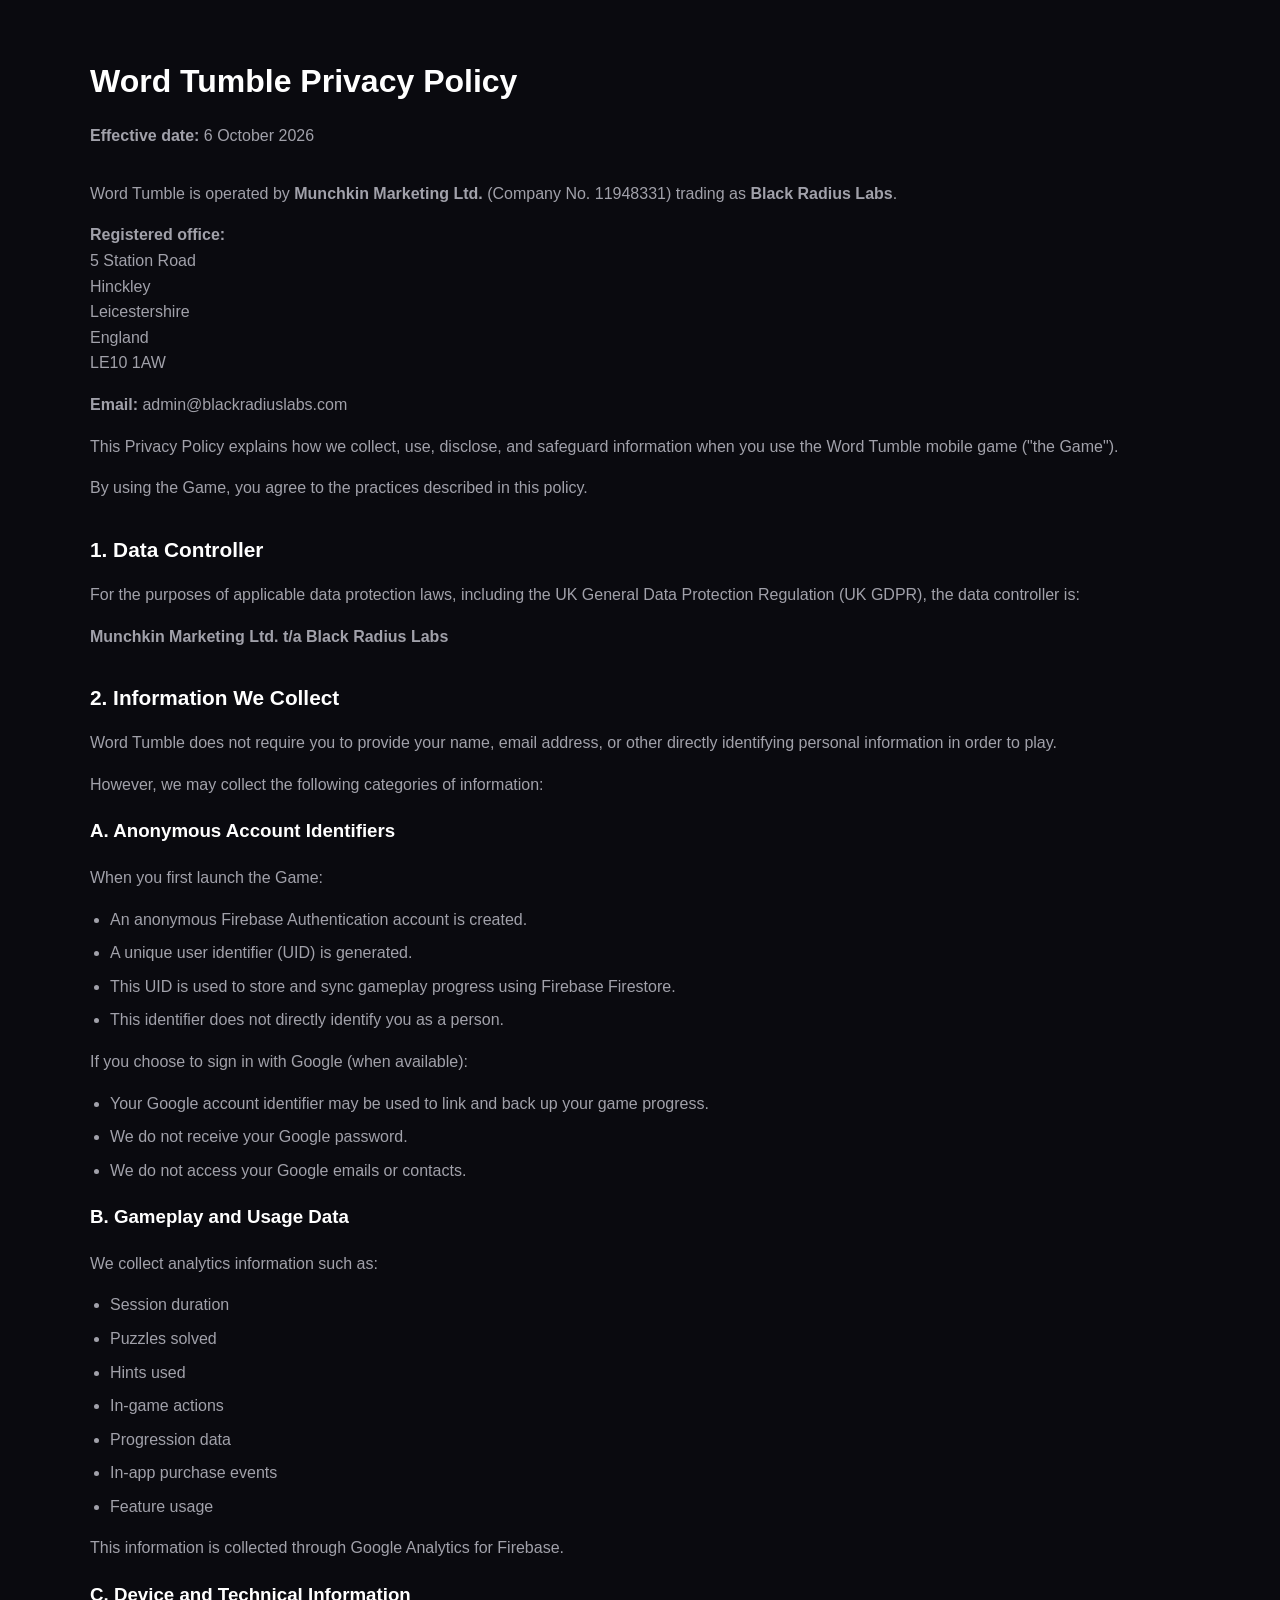
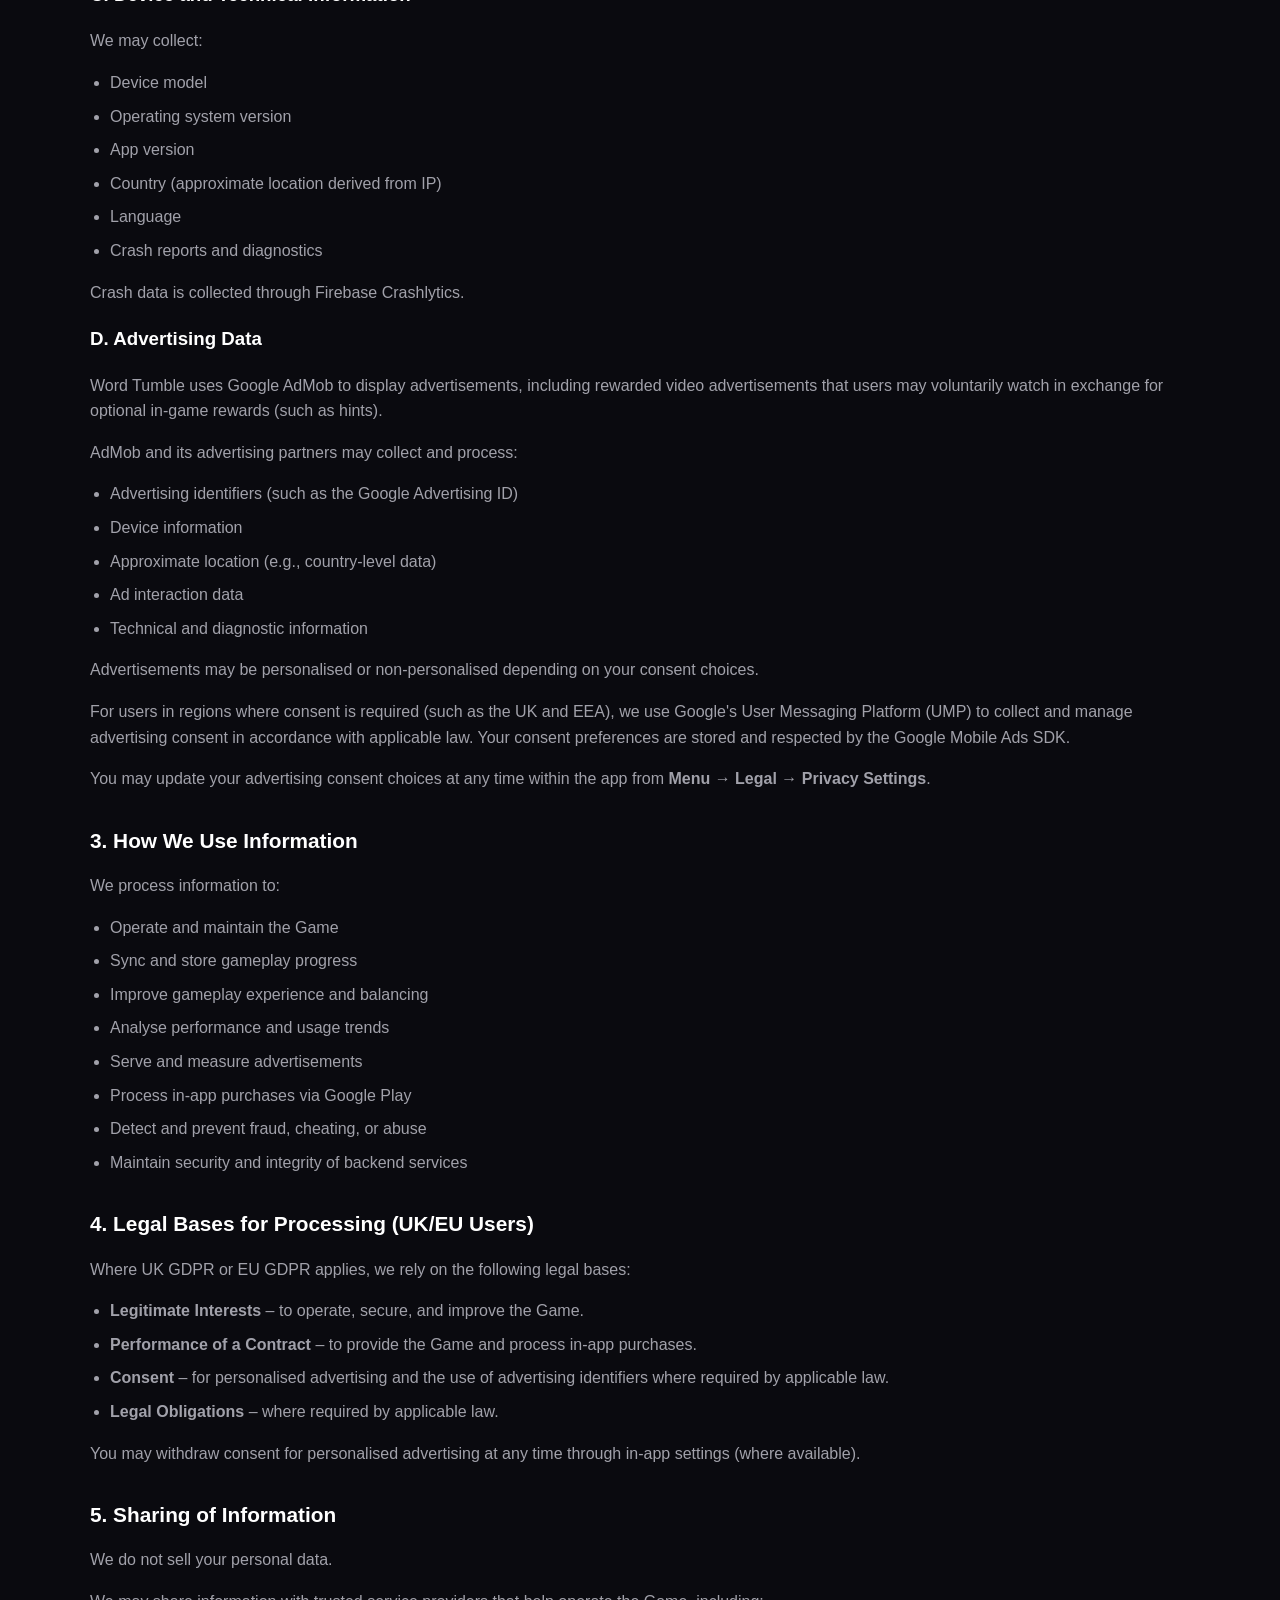
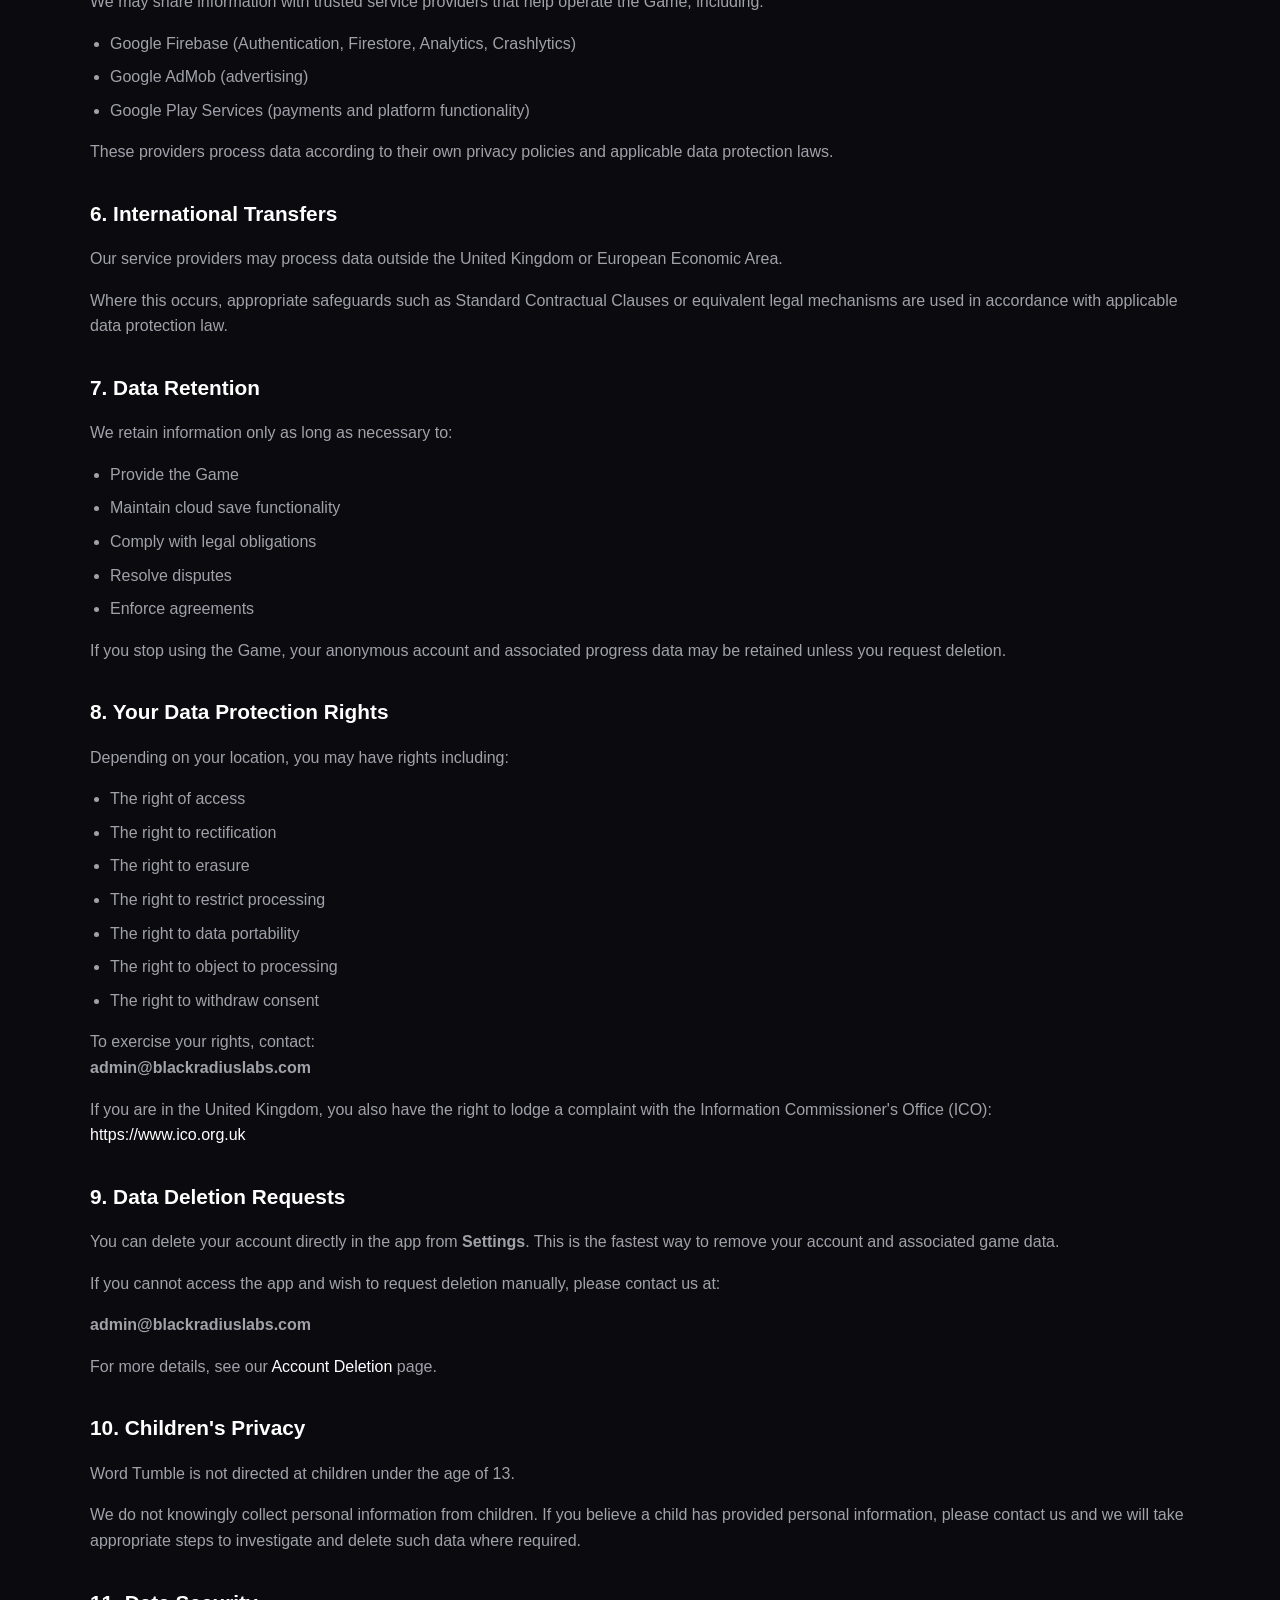
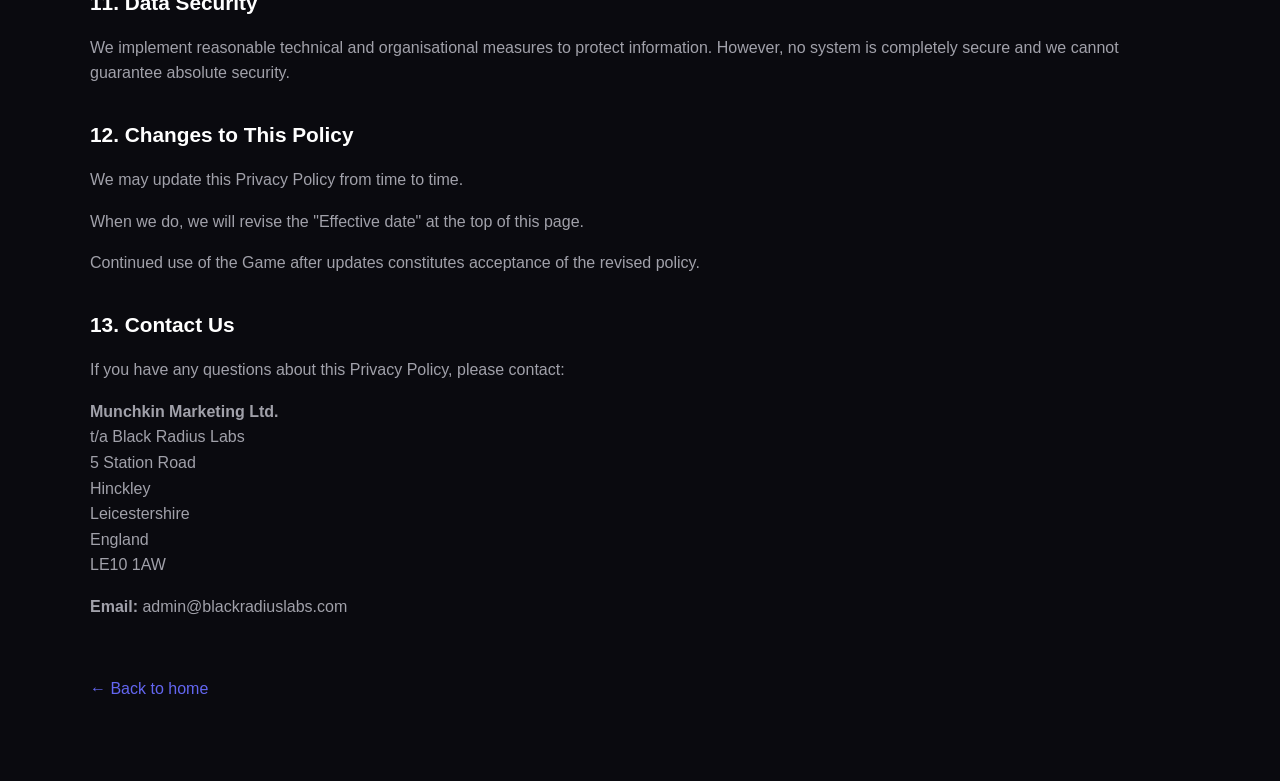
<file: privacy-wordtumble.html>
<!DOCTYPE html>
<html lang="en">
<head>
  <meta charset="UTF-8">
  <meta name="viewport" content="width=device-width, initial-scale=1.0">
  <title>Word Tumble Privacy Policy - Black Radius Labs</title>
  <meta name="description" content="Privacy Policy for Word Tumble mobile game by Black Radius Labs.">
  <link rel="stylesheet" href="assets/css/styles.css">
</head>
<body>
  <main class="legal-page">
    <div class="container">
      <h1>Word Tumble Privacy Policy</h1>
      <p class="effective-date"><strong>Effective date:</strong> 6 October 2026</p>

      <p>
        Word Tumble is operated by <strong>Munchkin Marketing Ltd.</strong> (Company No. 11948331) trading as <strong>Black Radius Labs</strong>.
      </p>

      <p>
        <strong>Registered office:</strong><br>
        5 Station Road<br>
        Hinckley<br>
        Leicestershire<br>
        England<br>
        LE10 1AW
      </p>

      <p><strong>Email:</strong> admin@blackradiuslabs.com</p>

      <p>
        This Privacy Policy explains how we collect, use, disclose, and safeguard information when you use the Word Tumble mobile game ("the Game").
      </p>

      <p>By using the Game, you agree to the practices described in this policy.</p>

      <h2>1. Data Controller</h2>
      <p>
        For the purposes of applicable data protection laws, including the UK General Data Protection Regulation (UK GDPR), the data controller is:
      </p>
      <p><strong>Munchkin Marketing Ltd. t/a Black Radius Labs</strong></p>

      <h2>2. Information We Collect</h2>
      <p>
        Word Tumble does not require you to provide your name, email address, or other directly identifying personal information in order to play.
      </p>
      <p>However, we may collect the following categories of information:</p>

      <h3>A. Anonymous Account Identifiers</h3>
      <p>When you first launch the Game:</p>
      <ul>
        <li>An anonymous Firebase Authentication account is created.</li>
        <li>A unique user identifier (UID) is generated.</li>
        <li>This UID is used to store and sync gameplay progress using Firebase Firestore.</li>
        <li>This identifier does not directly identify you as a person.</li>
      </ul>
      <p>If you choose to sign in with Google (when available):</p>
      <ul>
        <li>Your Google account identifier may be used to link and back up your game progress.</li>
        <li>We do not receive your Google password.</li>
        <li>We do not access your Google emails or contacts.</li>
      </ul>

      <h3>B. Gameplay and Usage Data</h3>
      <p>We collect analytics information such as:</p>
      <ul>
        <li>Session duration</li>
        <li>Puzzles solved</li>
        <li>Hints used</li>
        <li>In-game actions</li>
        <li>Progression data</li>
        <li>In-app purchase events</li>
        <li>Feature usage</li>
      </ul>
      <p>This information is collected through Google Analytics for Firebase.</p>

      <h3>C. Device and Technical Information</h3>
      <p>We may collect:</p>
      <ul>
        <li>Device model</li>
        <li>Operating system version</li>
        <li>App version</li>
        <li>Country (approximate location derived from IP)</li>
        <li>Language</li>
        <li>Crash reports and diagnostics</li>
      </ul>
      <p>Crash data is collected through Firebase Crashlytics.</p>

      <h3>D. Advertising Data</h3>
      <p>Word Tumble uses Google AdMob to display advertisements, including rewarded video advertisements that users may voluntarily watch in exchange for optional in-game rewards (such as hints).</p>
      <p>AdMob and its advertising partners may collect and process:</p>
      <ul>
        <li>Advertising identifiers (such as the Google Advertising ID)</li>
        <li>Device information</li>
        <li>Approximate location (e.g., country-level data)</li>
        <li>Ad interaction data</li>
        <li>Technical and diagnostic information</li>
      </ul>
      <p>Advertisements may be personalised or non-personalised depending on your consent choices.</p>
      <p>
        For users in regions where consent is required (such as the UK and EEA), we use Google's User Messaging Platform (UMP) to collect and manage advertising consent in accordance with applicable law. Your consent preferences are stored and respected by the Google Mobile Ads SDK.
      </p>
      <p>You may update your advertising consent choices at any time within the app from <strong>Menu &rarr; Legal &rarr; Privacy Settings</strong>.</p>

      <h2>3. How We Use Information</h2>
      <p>We process information to:</p>
      <ul>
        <li>Operate and maintain the Game</li>
        <li>Sync and store gameplay progress</li>
        <li>Improve gameplay experience and balancing</li>
        <li>Analyse performance and usage trends</li>
        <li>Serve and measure advertisements</li>
        <li>Process in-app purchases via Google Play</li>
        <li>Detect and prevent fraud, cheating, or abuse</li>
        <li>Maintain security and integrity of backend services</li>
      </ul>

      <h2>4. Legal Bases for Processing (UK/EU Users)</h2>
      <p>Where UK GDPR or EU GDPR applies, we rely on the following legal bases:</p>
      <ul>
        <li><strong>Legitimate Interests</strong> – to operate, secure, and improve the Game.</li>
        <li><strong>Performance of a Contract</strong> – to provide the Game and process in-app purchases.</li>
        <li><strong>Consent</strong> – for personalised advertising and the use of advertising identifiers where required by applicable law.</li>
        <li><strong>Legal Obligations</strong> – where required by applicable law.</li>
      </ul>
      <p>You may withdraw consent for personalised advertising at any time through in-app settings (where available).</p>

      <h2>5. Sharing of Information</h2>
      <p>We do not sell your personal data.</p>
      <p>We may share information with trusted service providers that help operate the Game, including:</p>
      <ul>
        <li>Google Firebase (Authentication, Firestore, Analytics, Crashlytics)</li>
        <li>Google AdMob (advertising)</li>
        <li>Google Play Services (payments and platform functionality)</li>
      </ul>
      <p>These providers process data according to their own privacy policies and applicable data protection laws.</p>

      <h2>6. International Transfers</h2>
      <p>Our service providers may process data outside the United Kingdom or European Economic Area.</p>
      <p>
        Where this occurs, appropriate safeguards such as Standard Contractual Clauses or equivalent legal mechanisms are used in accordance with applicable data protection law.
      </p>

      <h2>7. Data Retention</h2>
      <p>We retain information only as long as necessary to:</p>
      <ul>
        <li>Provide the Game</li>
        <li>Maintain cloud save functionality</li>
        <li>Comply with legal obligations</li>
        <li>Resolve disputes</li>
        <li>Enforce agreements</li>
      </ul>
      <p>If you stop using the Game, your anonymous account and associated progress data may be retained unless you request deletion.</p>

      <h2>8. Your Data Protection Rights</h2>
      <p>Depending on your location, you may have rights including:</p>
      <ul>
        <li>The right of access</li>
        <li>The right to rectification</li>
        <li>The right to erasure</li>
        <li>The right to restrict processing</li>
        <li>The right to data portability</li>
        <li>The right to object to processing</li>
        <li>The right to withdraw consent</li>
      </ul>
      <p>To exercise your rights, contact:<br><strong>admin@blackradiuslabs.com</strong></p>
      <p>
        If you are in the United Kingdom, you also have the right to lodge a complaint with the Information Commissioner's Office (ICO):<br>
        <a href="https://www.ico.org.uk" target="_blank" rel="noopener noreferrer">https://www.ico.org.uk</a>
      </p>

      <h2>9. Data Deletion Requests</h2>
      <p>You can delete your account directly in the app from <strong>Settings</strong>. This is the fastest way to remove your account and associated game data.</p>
      <p>If you cannot access the app and wish to request deletion manually, please contact us at:</p>
      <p><strong>admin@blackradiuslabs.com</strong></p>
      <p>For more details, see our <a href="delete-account-wordtumble.html">Account Deletion</a> page.</p>

      <h2>10. Children's Privacy</h2>
      <p>Word Tumble is not directed at children under the age of 13.</p>
      <p>
        We do not knowingly collect personal information from children. If you believe a child has provided personal information, please contact us and we will take appropriate steps to investigate and delete such data where required.
      </p>

      <h2>11. Data Security</h2>
      <p>
        We implement reasonable technical and organisational measures to protect information. However, no system is completely secure and we cannot guarantee absolute security.
      </p>

      <h2>12. Changes to This Policy</h2>
      <p>We may update this Privacy Policy from time to time.</p>
      <p>When we do, we will revise the "Effective date" at the top of this page.</p>
      <p>Continued use of the Game after updates constitutes acceptance of the revised policy.</p>

      <h2>13. Contact Us</h2>
      <p>If you have any questions about this Privacy Policy, please contact:</p>
      <p>
        <strong>Munchkin Marketing Ltd.</strong><br>
        t/a Black Radius Labs<br>
        5 Station Road<br>
        Hinckley<br>
        Leicestershire<br>
        England<br>
        LE10 1AW
      </p>
      <p><strong>Email:</strong> admin@blackradiuslabs.com</p>

      <a href="index.html" class="back-link">&larr; Back to home</a>
    </div>
  </main>
</body>
</html>
</file>
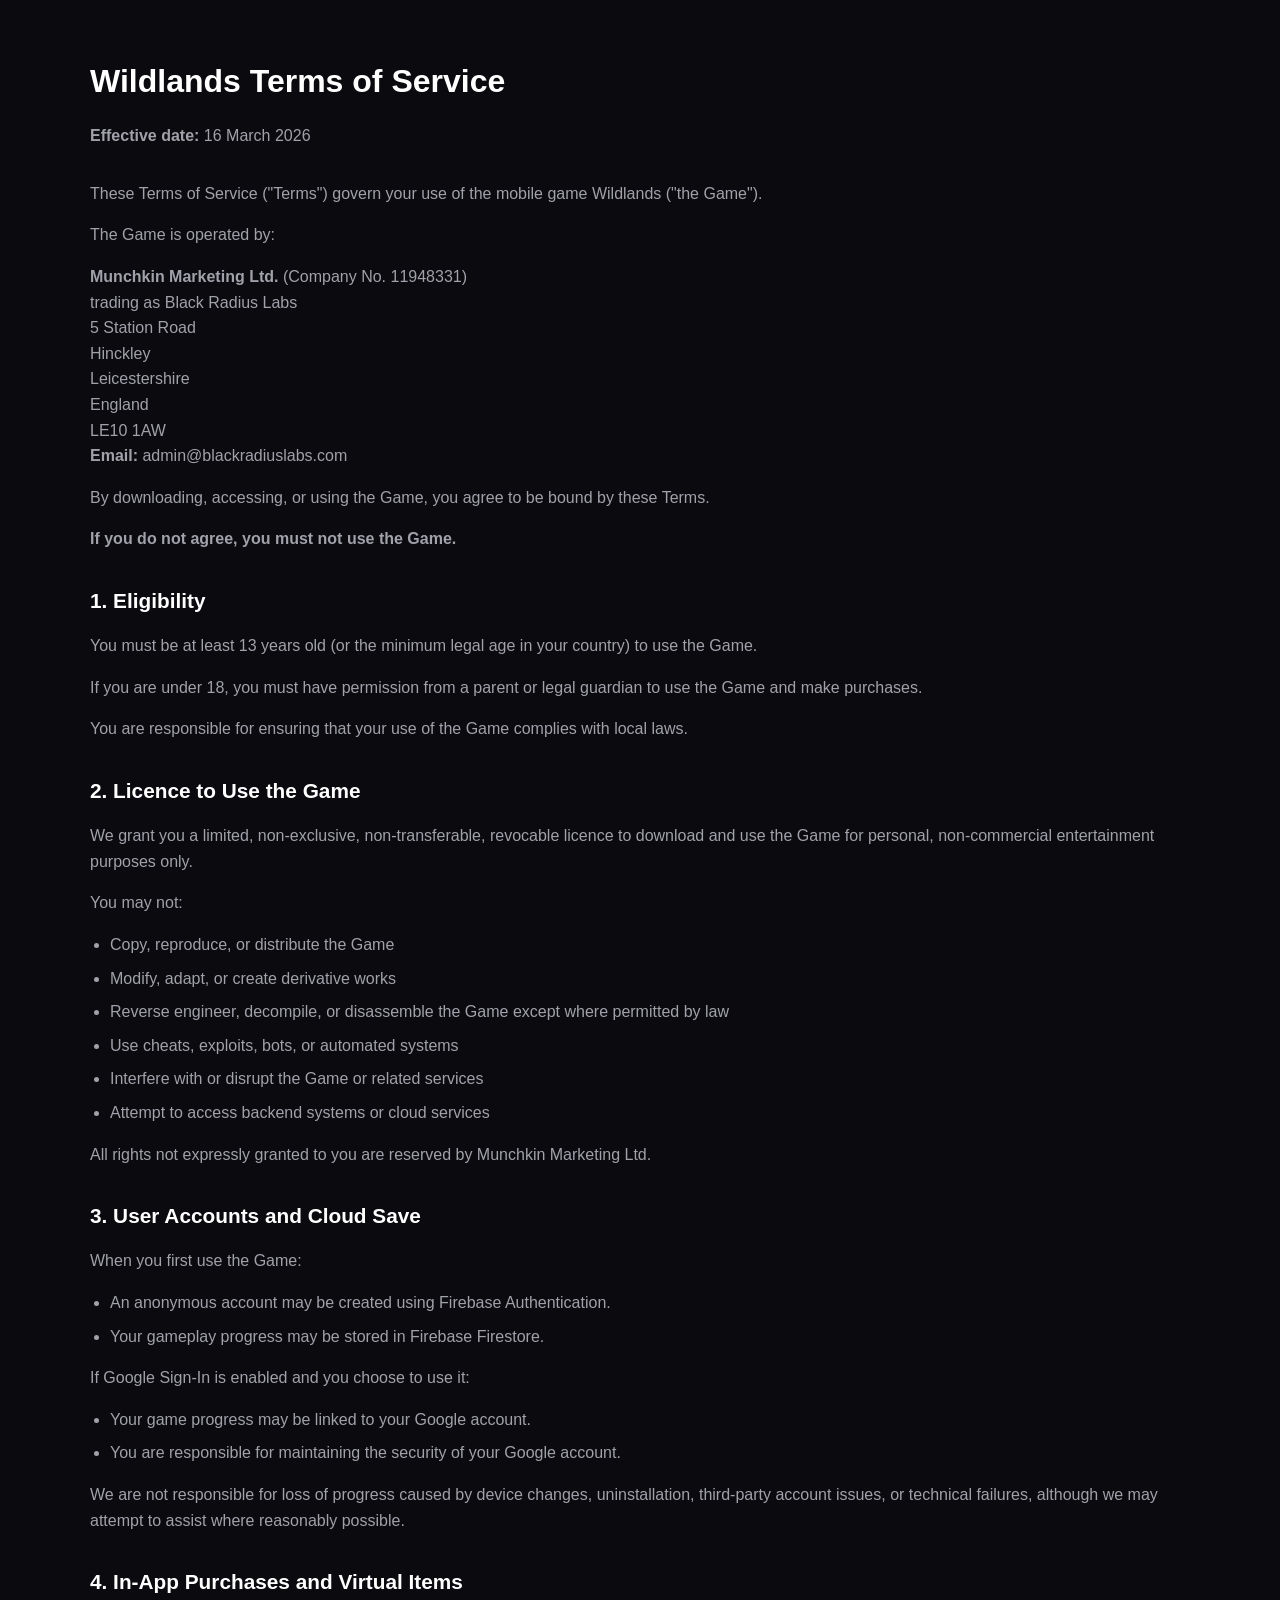
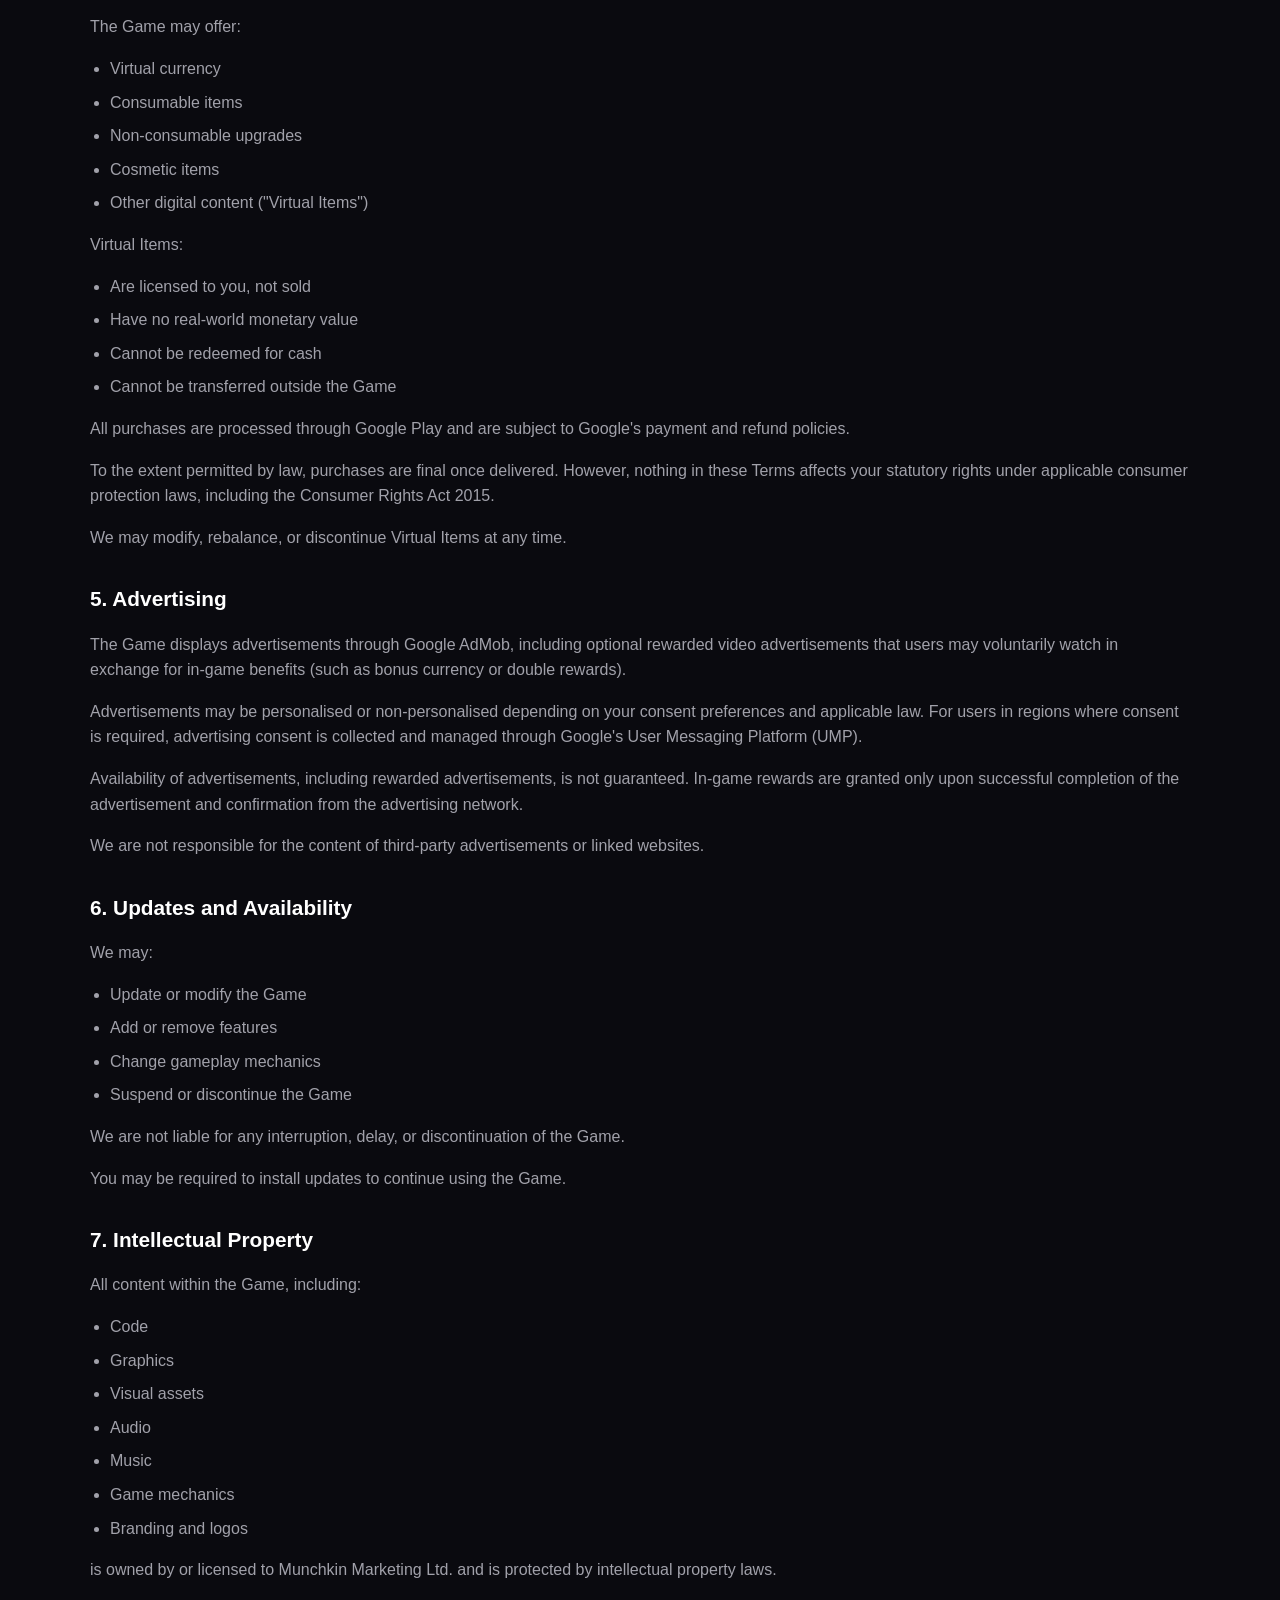
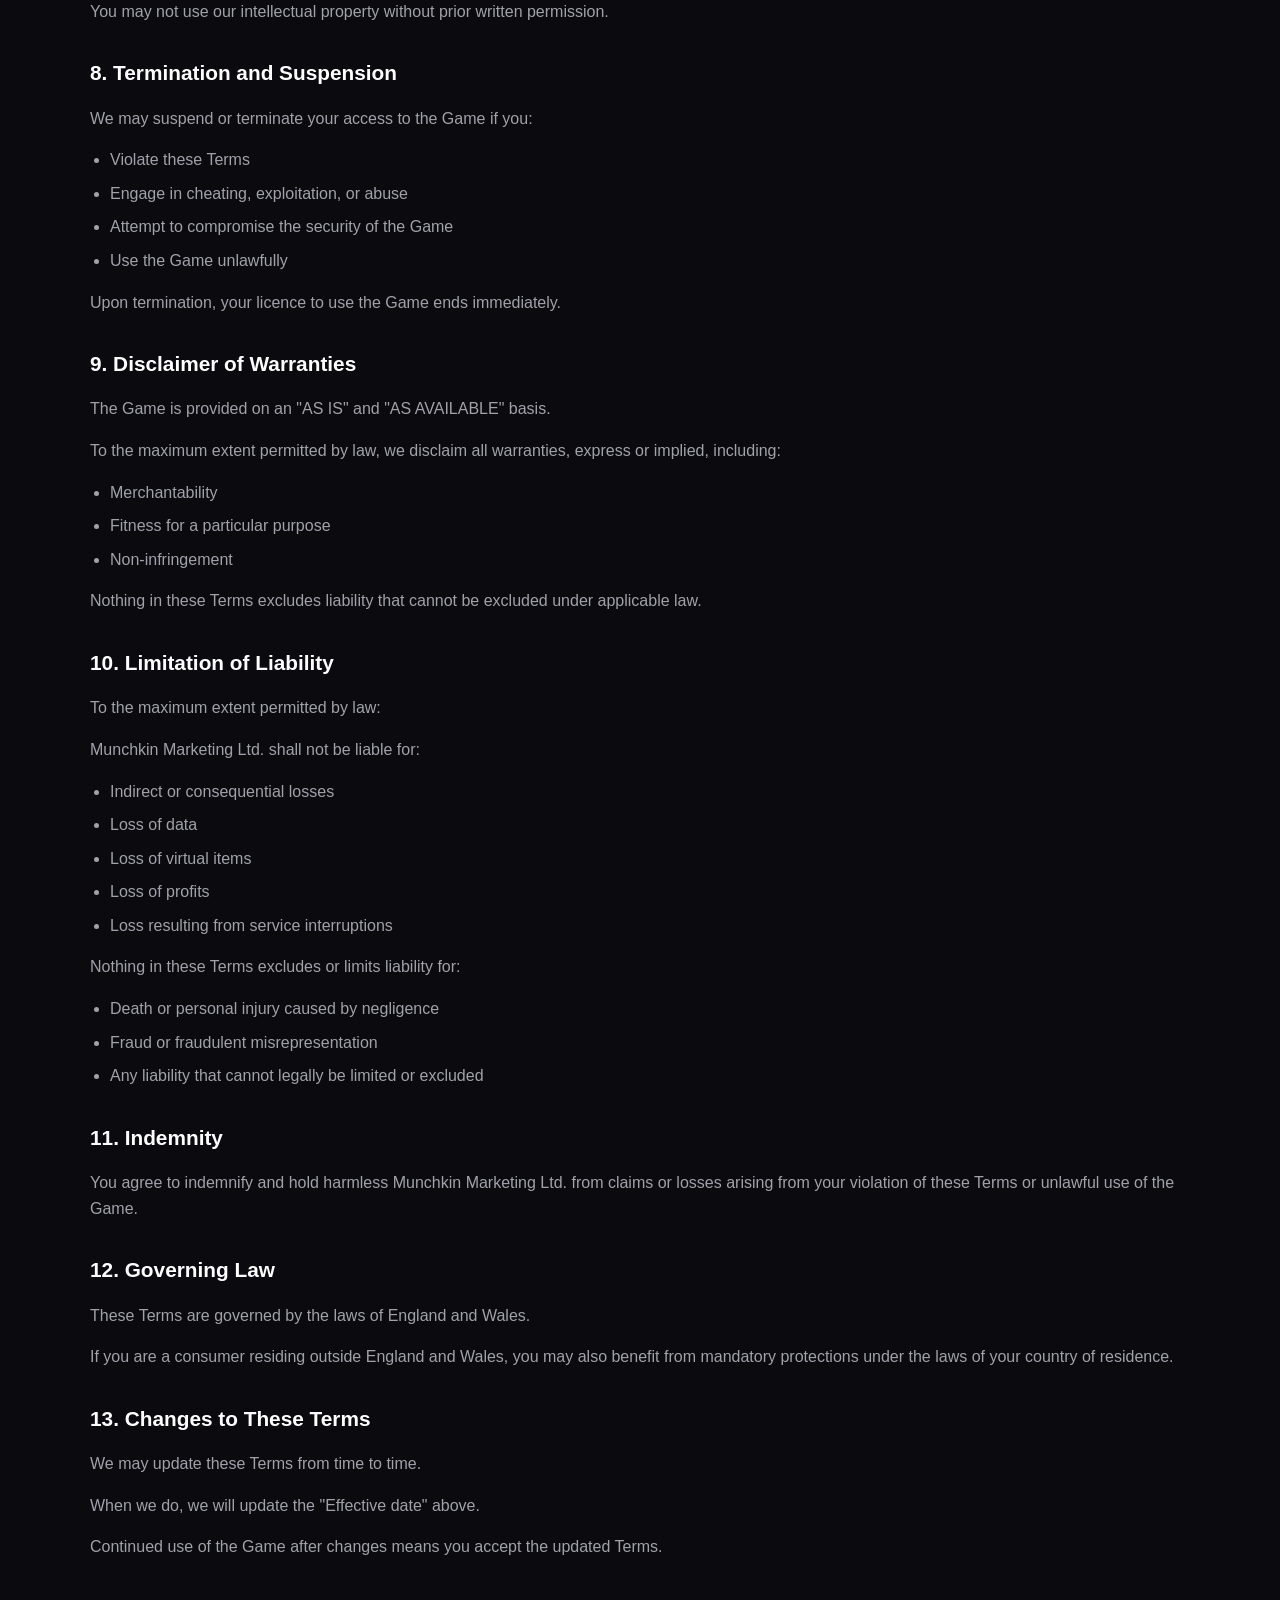
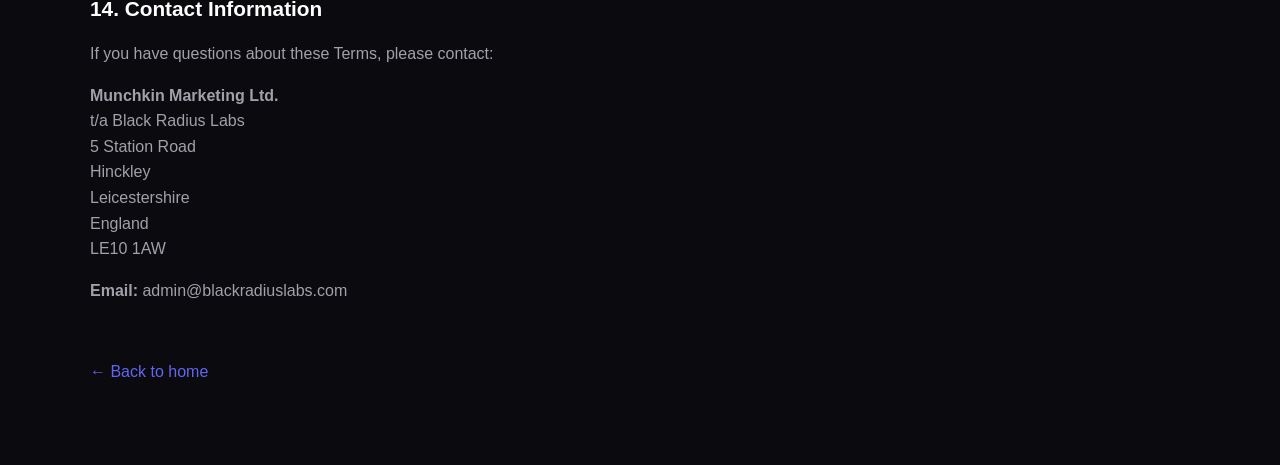
<file: terms-wildlands.html>
<!DOCTYPE html>
<html lang="en">
<head>
  <meta charset="UTF-8">
  <meta name="viewport" content="width=device-width, initial-scale=1.0">
  <title>Wildlands Terms of Service - Black Radius Labs</title>
  <meta name="description" content="Terms of Service for Wildlands mobile game by Black Radius Labs.">
  <link rel="stylesheet" href="assets/css/styles.css">
</head>
<body>
  <main class="legal-page">
    <div class="container">
      <h1>Wildlands Terms of Service</h1>
      <p class="effective-date"><strong>Effective date:</strong> 16 March 2026</p>

      <p>These Terms of Service ("Terms") govern your use of the mobile game Wildlands ("the Game").</p>

      <p>The Game is operated by:</p>
      <p>
        <strong>Munchkin Marketing Ltd.</strong> (Company No. 11948331)<br>
        trading as Black Radius Labs<br>
        5 Station Road<br>
        Hinckley<br>
        Leicestershire<br>
        England<br>
        LE10 1AW<br>
        <strong>Email:</strong> admin@blackradiuslabs.com
      </p>

      <p>By downloading, accessing, or using the Game, you agree to be bound by these Terms.</p>
      <p><strong>If you do not agree, you must not use the Game.</strong></p>

      <h2>1. Eligibility</h2>
      <p>You must be at least 13 years old (or the minimum legal age in your country) to use the Game.</p>
      <p>If you are under 18, you must have permission from a parent or legal guardian to use the Game and make purchases.</p>
      <p>You are responsible for ensuring that your use of the Game complies with local laws.</p>

      <h2>2. Licence to Use the Game</h2>
      <p>We grant you a limited, non-exclusive, non-transferable, revocable licence to download and use the Game for personal, non-commercial entertainment purposes only.</p>
      <p>You may not:</p>
      <ul>
        <li>Copy, reproduce, or distribute the Game</li>
        <li>Modify, adapt, or create derivative works</li>
        <li>Reverse engineer, decompile, or disassemble the Game except where permitted by law</li>
        <li>Use cheats, exploits, bots, or automated systems</li>
        <li>Interfere with or disrupt the Game or related services</li>
        <li>Attempt to access backend systems or cloud services</li>
      </ul>
      <p>All rights not expressly granted to you are reserved by Munchkin Marketing Ltd.</p>

      <h2>3. User Accounts and Cloud Save</h2>
      <p>When you first use the Game:</p>
      <ul>
        <li>An anonymous account may be created using Firebase Authentication.</li>
        <li>Your gameplay progress may be stored in Firebase Firestore.</li>
      </ul>
      <p>If Google Sign-In is enabled and you choose to use it:</p>
      <ul>
        <li>Your game progress may be linked to your Google account.</li>
        <li>You are responsible for maintaining the security of your Google account.</li>
      </ul>
      <p>We are not responsible for loss of progress caused by device changes, uninstallation, third-party account issues, or technical failures, although we may attempt to assist where reasonably possible.</p>

      <h2>4. In-App Purchases and Virtual Items</h2>
      <p>The Game may offer:</p>
      <ul>
        <li>Virtual currency</li>
        <li>Consumable items</li>
        <li>Non-consumable upgrades</li>
        <li>Cosmetic items</li>
        <li>Other digital content ("Virtual Items")</li>
      </ul>
      <p>Virtual Items:</p>
      <ul>
        <li>Are licensed to you, not sold</li>
        <li>Have no real-world monetary value</li>
        <li>Cannot be redeemed for cash</li>
        <li>Cannot be transferred outside the Game</li>
      </ul>
      <p>All purchases are processed through Google Play and are subject to Google's payment and refund policies.</p>
      <p>To the extent permitted by law, purchases are final once delivered. However, nothing in these Terms affects your statutory rights under applicable consumer protection laws, including the Consumer Rights Act 2015.</p>
      <p>We may modify, rebalance, or discontinue Virtual Items at any time.</p>

      <h2>5. Advertising</h2>
      <p>The Game displays advertisements through Google AdMob, including optional rewarded video advertisements that users may voluntarily watch in exchange for in-game benefits (such as bonus currency or double rewards).</p>
      <p>Advertisements may be personalised or non-personalised depending on your consent preferences and applicable law. For users in regions where consent is required, advertising consent is collected and managed through Google's User Messaging Platform (UMP).</p>
      <p>Availability of advertisements, including rewarded advertisements, is not guaranteed. In-game rewards are granted only upon successful completion of the advertisement and confirmation from the advertising network.</p>
      <p>We are not responsible for the content of third-party advertisements or linked websites.</p>

      <h2>6. Updates and Availability</h2>
      <p>We may:</p>
      <ul>
        <li>Update or modify the Game</li>
        <li>Add or remove features</li>
        <li>Change gameplay mechanics</li>
        <li>Suspend or discontinue the Game</li>
      </ul>
      <p>We are not liable for any interruption, delay, or discontinuation of the Game.</p>
      <p>You may be required to install updates to continue using the Game.</p>

      <h2>7. Intellectual Property</h2>
      <p>All content within the Game, including:</p>
      <ul>
        <li>Code</li>
        <li>Graphics</li>
        <li>Visual assets</li>
        <li>Audio</li>
        <li>Music</li>
        <li>Game mechanics</li>
        <li>Branding and logos</li>
      </ul>
      <p>is owned by or licensed to Munchkin Marketing Ltd. and is protected by intellectual property laws.</p>
      <p>You may not use our intellectual property without prior written permission.</p>

      <h2>8. Termination and Suspension</h2>
      <p>We may suspend or terminate your access to the Game if you:</p>
      <ul>
        <li>Violate these Terms</li>
        <li>Engage in cheating, exploitation, or abuse</li>
        <li>Attempt to compromise the security of the Game</li>
        <li>Use the Game unlawfully</li>
      </ul>
      <p>Upon termination, your licence to use the Game ends immediately.</p>

      <h2>9. Disclaimer of Warranties</h2>
      <p>The Game is provided on an "AS IS" and "AS AVAILABLE" basis.</p>
      <p>To the maximum extent permitted by law, we disclaim all warranties, express or implied, including:</p>
      <ul>
        <li>Merchantability</li>
        <li>Fitness for a particular purpose</li>
        <li>Non-infringement</li>
      </ul>
      <p>Nothing in these Terms excludes liability that cannot be excluded under applicable law.</p>

      <h2>10. Limitation of Liability</h2>
      <p>To the maximum extent permitted by law:</p>
      <p>Munchkin Marketing Ltd. shall not be liable for:</p>
      <ul>
        <li>Indirect or consequential losses</li>
        <li>Loss of data</li>
        <li>Loss of virtual items</li>
        <li>Loss of profits</li>
        <li>Loss resulting from service interruptions</li>
      </ul>
      <p>Nothing in these Terms excludes or limits liability for:</p>
      <ul>
        <li>Death or personal injury caused by negligence</li>
        <li>Fraud or fraudulent misrepresentation</li>
        <li>Any liability that cannot legally be limited or excluded</li>
      </ul>

      <h2>11. Indemnity</h2>
      <p>You agree to indemnify and hold harmless Munchkin Marketing Ltd. from claims or losses arising from your violation of these Terms or unlawful use of the Game.</p>

      <h2>12. Governing Law</h2>
      <p>These Terms are governed by the laws of England and Wales.</p>
      <p>If you are a consumer residing outside England and Wales, you may also benefit from mandatory protections under the laws of your country of residence.</p>

      <h2>13. Changes to These Terms</h2>
      <p>We may update these Terms from time to time.</p>
      <p>When we do, we will update the "Effective date" above.</p>
      <p>Continued use of the Game after changes means you accept the updated Terms.</p>

      <h2>14. Contact Information</h2>
      <p>If you have questions about these Terms, please contact:</p>
      <p>
        <strong>Munchkin Marketing Ltd.</strong><br>
        t/a Black Radius Labs<br>
        5 Station Road<br>
        Hinckley<br>
        Leicestershire<br>
        England<br>
        LE10 1AW
      </p>
      <p><strong>Email:</strong> admin@blackradiuslabs.com</p>

      <a href="index.html" class="back-link">&larr; Back to home</a>
    </div>
  </main>
</body>
</html>
</file>
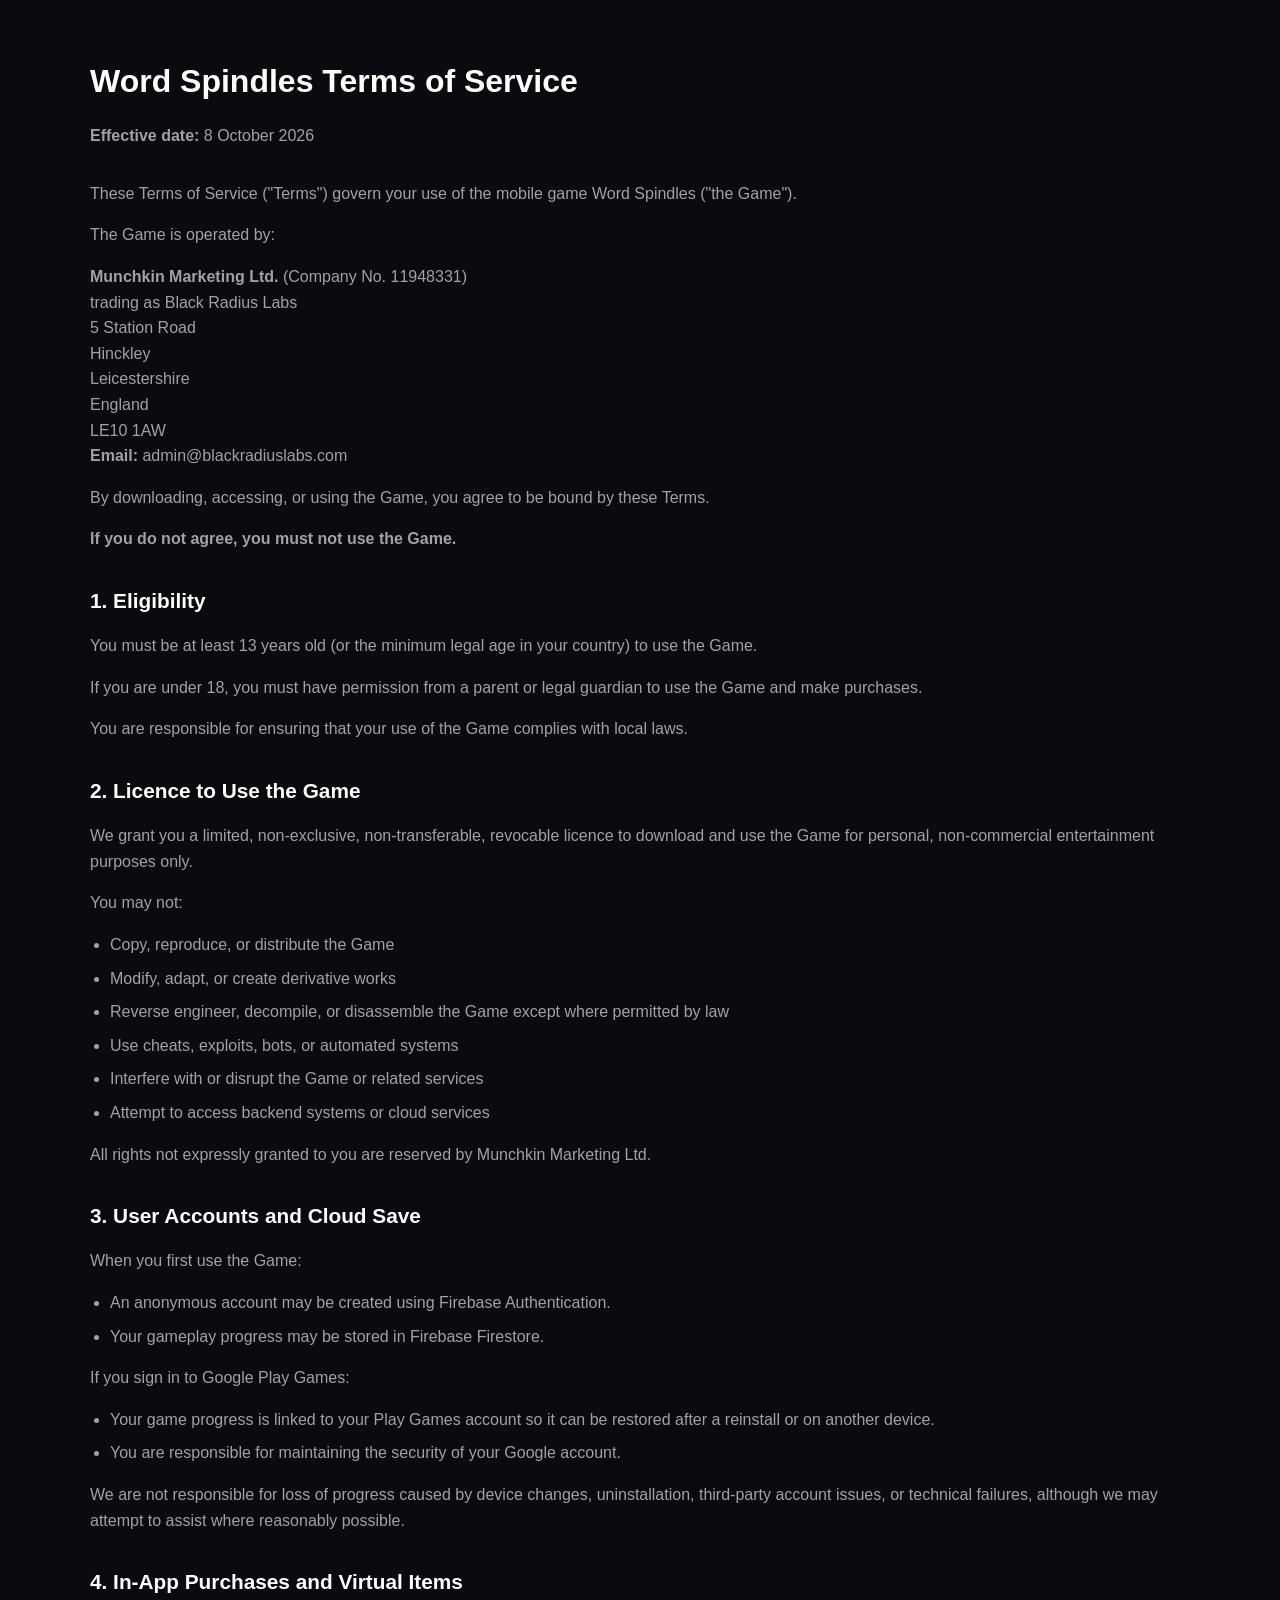
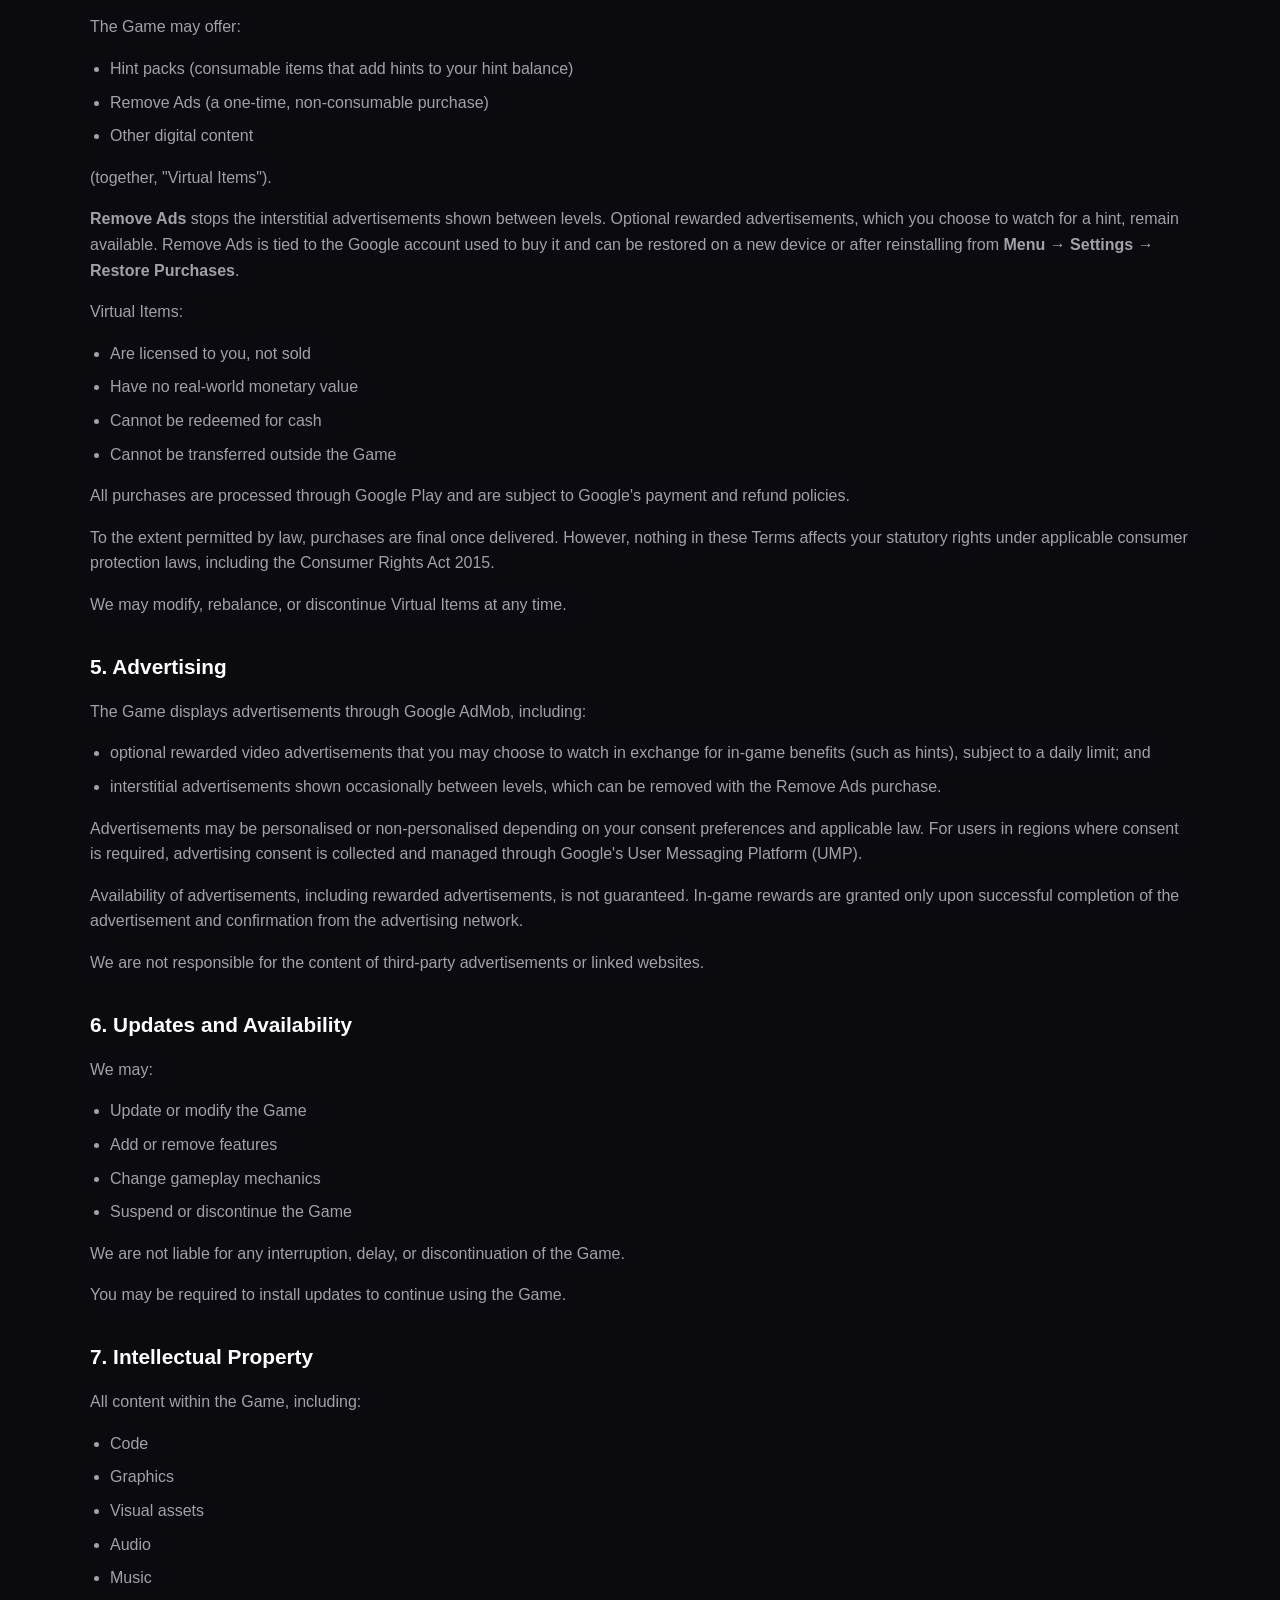
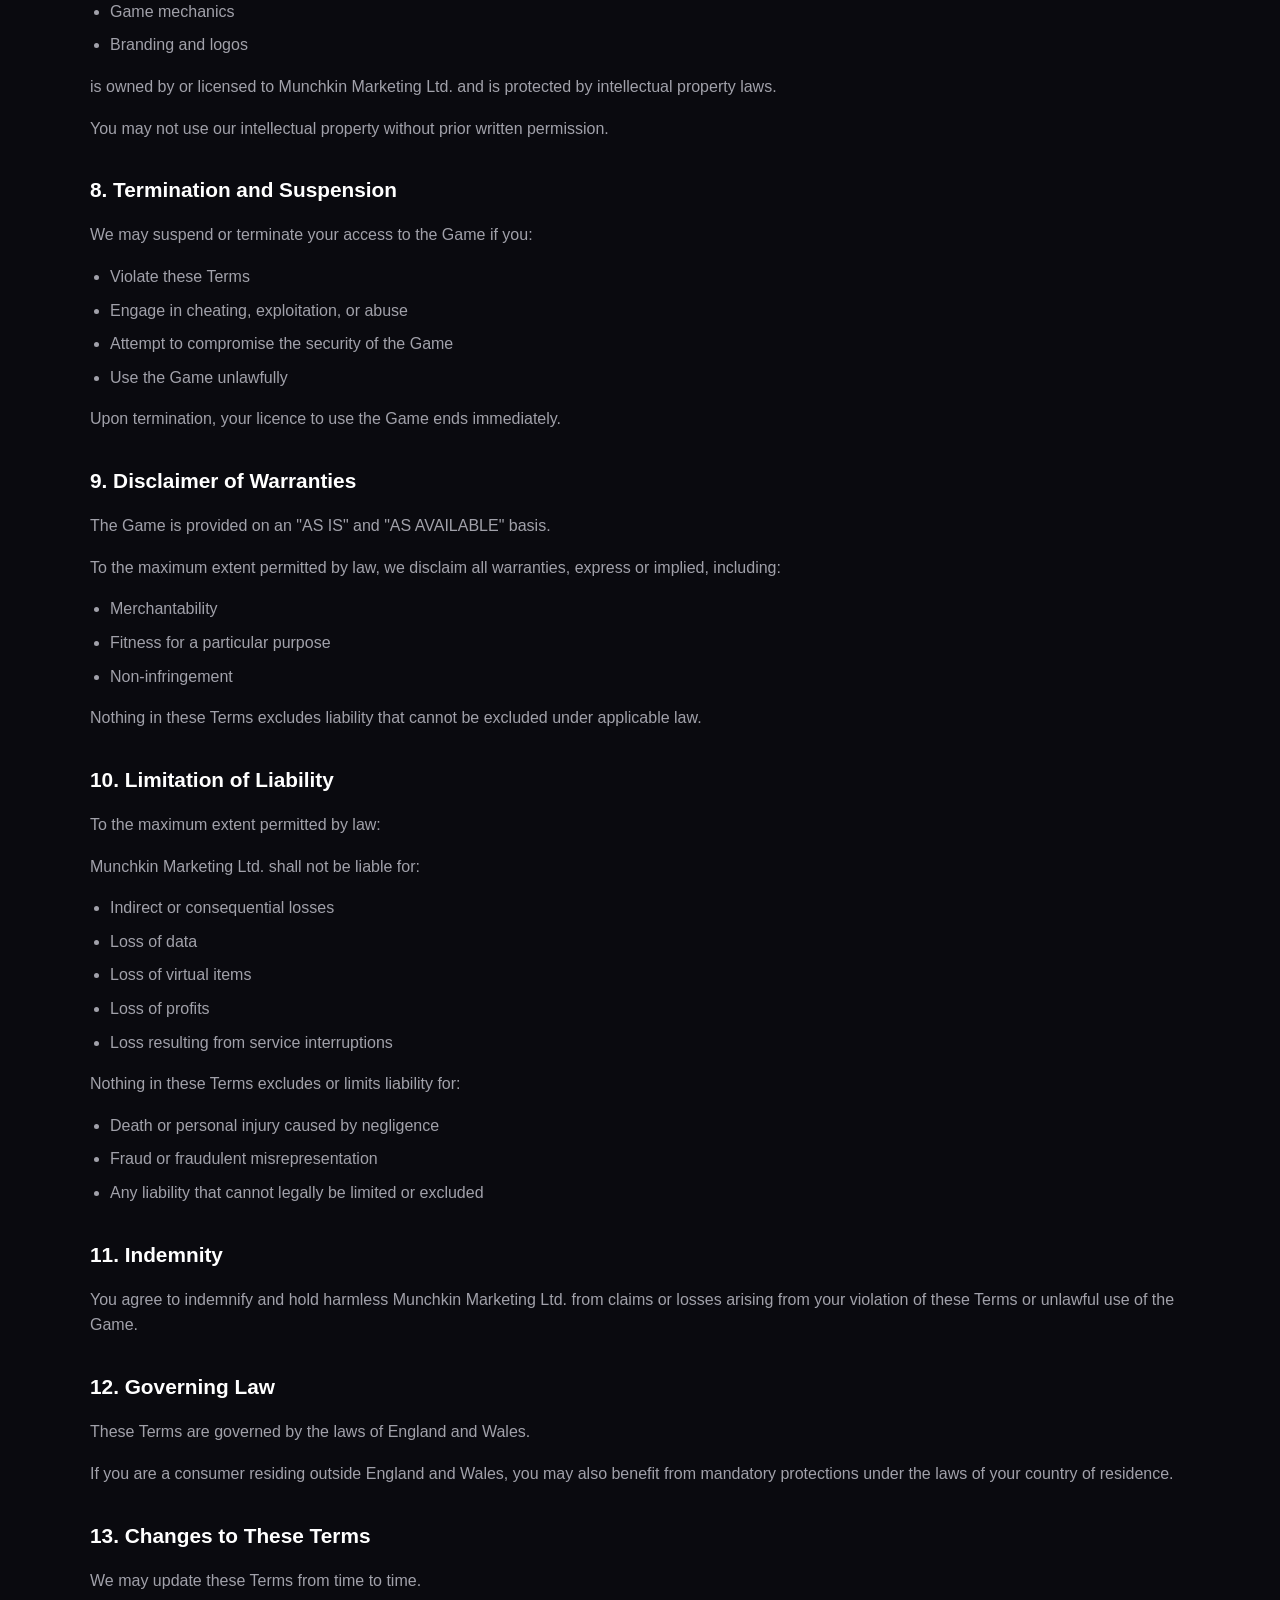
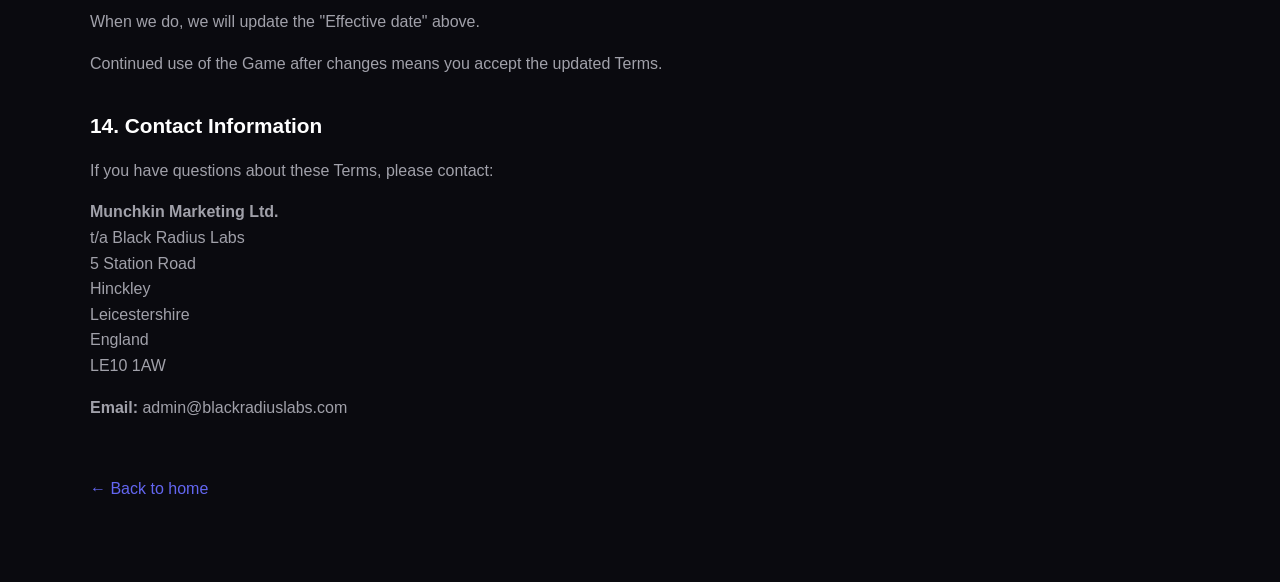
<file: terms-wordspindles.html>
<!DOCTYPE html>
<html lang="en">
<head>
  <meta charset="UTF-8">
  <meta name="viewport" content="width=device-width, initial-scale=1.0">
  <title>Word Spindles Terms of Service - Black Radius Labs</title>
  <meta name="description" content="Terms of Service for Word Spindles mobile game by Black Radius Labs.">
  <link rel="stylesheet" href="assets/css/styles.css">
</head>
<body>
  <main class="legal-page">
    <div class="container">
      <h1>Word Spindles Terms of Service</h1>
      <p class="effective-date"><strong>Effective date:</strong> 8 October 2026</p>

      <p>These Terms of Service ("Terms") govern your use of the mobile game Word Spindles ("the Game").</p>

      <p>The Game is operated by:</p>
      <p>
        <strong>Munchkin Marketing Ltd.</strong> (Company No. 11948331)<br>
        trading as Black Radius Labs<br>
        5 Station Road<br>
        Hinckley<br>
        Leicestershire<br>
        England<br>
        LE10 1AW<br>
        <strong>Email:</strong> admin@blackradiuslabs.com
      </p>

      <p>By downloading, accessing, or using the Game, you agree to be bound by these Terms.</p>
      <p><strong>If you do not agree, you must not use the Game.</strong></p>

      <h2>1. Eligibility</h2>
      <p>You must be at least 13 years old (or the minimum legal age in your country) to use the Game.</p>
      <p>If you are under 18, you must have permission from a parent or legal guardian to use the Game and make purchases.</p>
      <p>You are responsible for ensuring that your use of the Game complies with local laws.</p>

      <h2>2. Licence to Use the Game</h2>
      <p>We grant you a limited, non-exclusive, non-transferable, revocable licence to download and use the Game for personal, non-commercial entertainment purposes only.</p>
      <p>You may not:</p>
      <ul>
        <li>Copy, reproduce, or distribute the Game</li>
        <li>Modify, adapt, or create derivative works</li>
        <li>Reverse engineer, decompile, or disassemble the Game except where permitted by law</li>
        <li>Use cheats, exploits, bots, or automated systems</li>
        <li>Interfere with or disrupt the Game or related services</li>
        <li>Attempt to access backend systems or cloud services</li>
      </ul>
      <p>All rights not expressly granted to you are reserved by Munchkin Marketing Ltd.</p>

      <h2>3. User Accounts and Cloud Save</h2>
      <p>When you first use the Game:</p>
      <ul>
        <li>An anonymous account may be created using Firebase Authentication.</li>
        <li>Your gameplay progress may be stored in Firebase Firestore.</li>
      </ul>
      <p>If you sign in to Google Play Games:</p>
      <ul>
        <li>Your game progress is linked to your Play Games account so it can be restored after a reinstall or on another device.</li>
        <li>You are responsible for maintaining the security of your Google account.</li>
      </ul>
      <p>We are not responsible for loss of progress caused by device changes, uninstallation, third-party account issues, or technical failures, although we may attempt to assist where reasonably possible.</p>

      <h2>4. In-App Purchases and Virtual Items</h2>
      <p>The Game may offer:</p>
      <ul>
        <li>Hint packs (consumable items that add hints to your hint balance)</li>
        <li>Remove Ads (a one-time, non-consumable purchase)</li>
        <li>Other digital content</li>
      </ul>
      <p>(together, "Virtual Items").</p>
      <p>
        <strong>Remove Ads</strong> stops the interstitial advertisements shown between levels. Optional rewarded advertisements, which you choose to watch for a hint, remain available. Remove Ads is tied to the Google account used to buy it and can be restored on a new device or after reinstalling from <strong>Menu &rarr; Settings &rarr; Restore Purchases</strong>.
      </p>
      <p>Virtual Items:</p>
      <ul>
        <li>Are licensed to you, not sold</li>
        <li>Have no real-world monetary value</li>
        <li>Cannot be redeemed for cash</li>
        <li>Cannot be transferred outside the Game</li>
      </ul>
      <p>All purchases are processed through Google Play and are subject to Google's payment and refund policies.</p>
      <p>To the extent permitted by law, purchases are final once delivered. However, nothing in these Terms affects your statutory rights under applicable consumer protection laws, including the Consumer Rights Act 2015.</p>
      <p>We may modify, rebalance, or discontinue Virtual Items at any time.</p>

      <h2>5. Advertising</h2>
      <p>The Game displays advertisements through Google AdMob, including:</p>
      <ul>
        <li>optional rewarded video advertisements that you may choose to watch in exchange for in-game benefits (such as hints), subject to a daily limit; and</li>
        <li>interstitial advertisements shown occasionally between levels, which can be removed with the Remove Ads purchase.</li>
      </ul>
      <p>Advertisements may be personalised or non-personalised depending on your consent preferences and applicable law. For users in regions where consent is required, advertising consent is collected and managed through Google's User Messaging Platform (UMP).</p>
      <p>Availability of advertisements, including rewarded advertisements, is not guaranteed. In-game rewards are granted only upon successful completion of the advertisement and confirmation from the advertising network.</p>
      <p>We are not responsible for the content of third-party advertisements or linked websites.</p>

      <h2>6. Updates and Availability</h2>
      <p>We may:</p>
      <ul>
        <li>Update or modify the Game</li>
        <li>Add or remove features</li>
        <li>Change gameplay mechanics</li>
        <li>Suspend or discontinue the Game</li>
      </ul>
      <p>We are not liable for any interruption, delay, or discontinuation of the Game.</p>
      <p>You may be required to install updates to continue using the Game.</p>

      <h2>7. Intellectual Property</h2>
      <p>All content within the Game, including:</p>
      <ul>
        <li>Code</li>
        <li>Graphics</li>
        <li>Visual assets</li>
        <li>Audio</li>
        <li>Music</li>
        <li>Game mechanics</li>
        <li>Branding and logos</li>
      </ul>
      <p>is owned by or licensed to Munchkin Marketing Ltd. and is protected by intellectual property laws.</p>
      <p>You may not use our intellectual property without prior written permission.</p>

      <h2>8. Termination and Suspension</h2>
      <p>We may suspend or terminate your access to the Game if you:</p>
      <ul>
        <li>Violate these Terms</li>
        <li>Engage in cheating, exploitation, or abuse</li>
        <li>Attempt to compromise the security of the Game</li>
        <li>Use the Game unlawfully</li>
      </ul>
      <p>Upon termination, your licence to use the Game ends immediately.</p>

      <h2>9. Disclaimer of Warranties</h2>
      <p>The Game is provided on an "AS IS" and "AS AVAILABLE" basis.</p>
      <p>To the maximum extent permitted by law, we disclaim all warranties, express or implied, including:</p>
      <ul>
        <li>Merchantability</li>
        <li>Fitness for a particular purpose</li>
        <li>Non-infringement</li>
      </ul>
      <p>Nothing in these Terms excludes liability that cannot be excluded under applicable law.</p>

      <h2>10. Limitation of Liability</h2>
      <p>To the maximum extent permitted by law:</p>
      <p>Munchkin Marketing Ltd. shall not be liable for:</p>
      <ul>
        <li>Indirect or consequential losses</li>
        <li>Loss of data</li>
        <li>Loss of virtual items</li>
        <li>Loss of profits</li>
        <li>Loss resulting from service interruptions</li>
      </ul>
      <p>Nothing in these Terms excludes or limits liability for:</p>
      <ul>
        <li>Death or personal injury caused by negligence</li>
        <li>Fraud or fraudulent misrepresentation</li>
        <li>Any liability that cannot legally be limited or excluded</li>
      </ul>

      <h2>11. Indemnity</h2>
      <p>You agree to indemnify and hold harmless Munchkin Marketing Ltd. from claims or losses arising from your violation of these Terms or unlawful use of the Game.</p>

      <h2>12. Governing Law</h2>
      <p>These Terms are governed by the laws of England and Wales.</p>
      <p>If you are a consumer residing outside England and Wales, you may also benefit from mandatory protections under the laws of your country of residence.</p>

      <h2>13. Changes to These Terms</h2>
      <p>We may update these Terms from time to time.</p>
      <p>When we do, we will update the "Effective date" above.</p>
      <p>Continued use of the Game after changes means you accept the updated Terms.</p>

      <h2>14. Contact Information</h2>
      <p>If you have questions about these Terms, please contact:</p>
      <p>
        <strong>Munchkin Marketing Ltd.</strong><br>
        t/a Black Radius Labs<br>
        5 Station Road<br>
        Hinckley<br>
        Leicestershire<br>
        England<br>
        LE10 1AW
      </p>
      <p><strong>Email:</strong> admin@blackradiuslabs.com</p>

      <a href="index.html" class="back-link">&larr; Back to home</a>
    </div>
  </main>
</body>
</html>
</file>
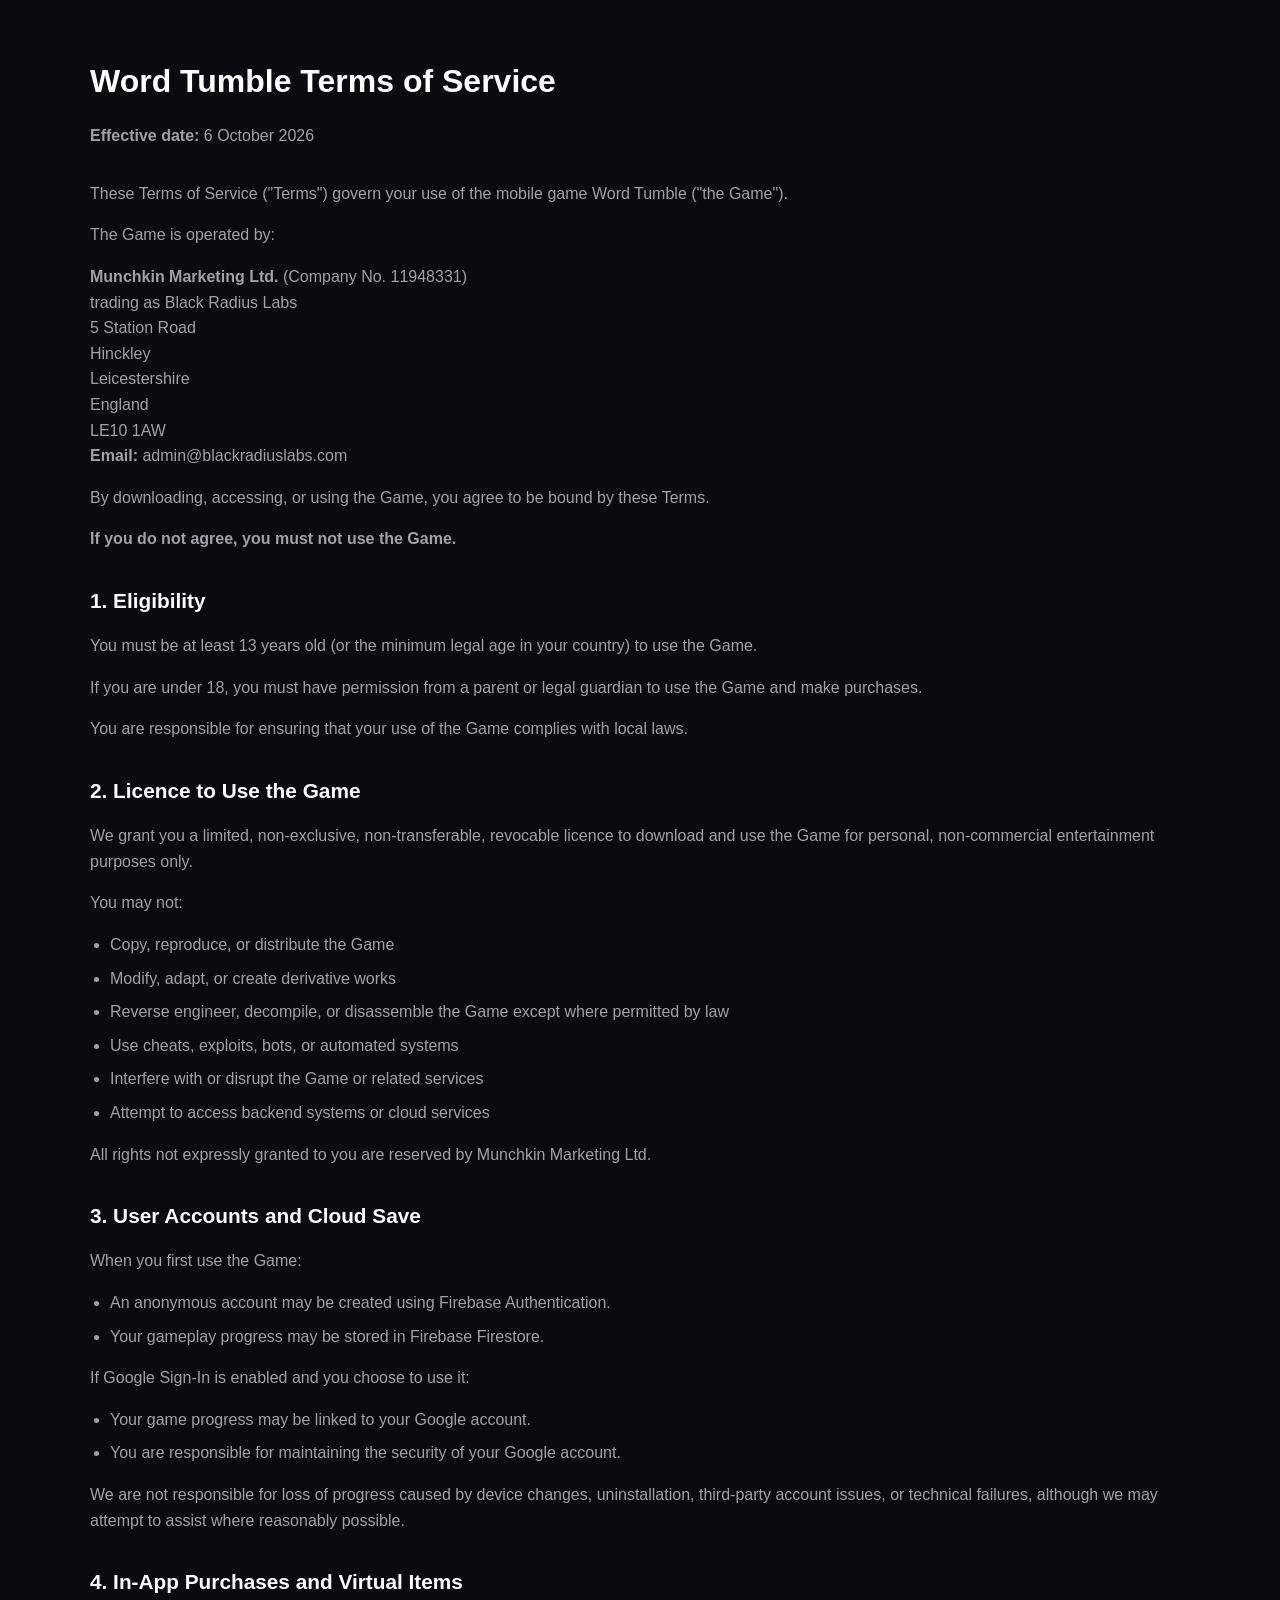
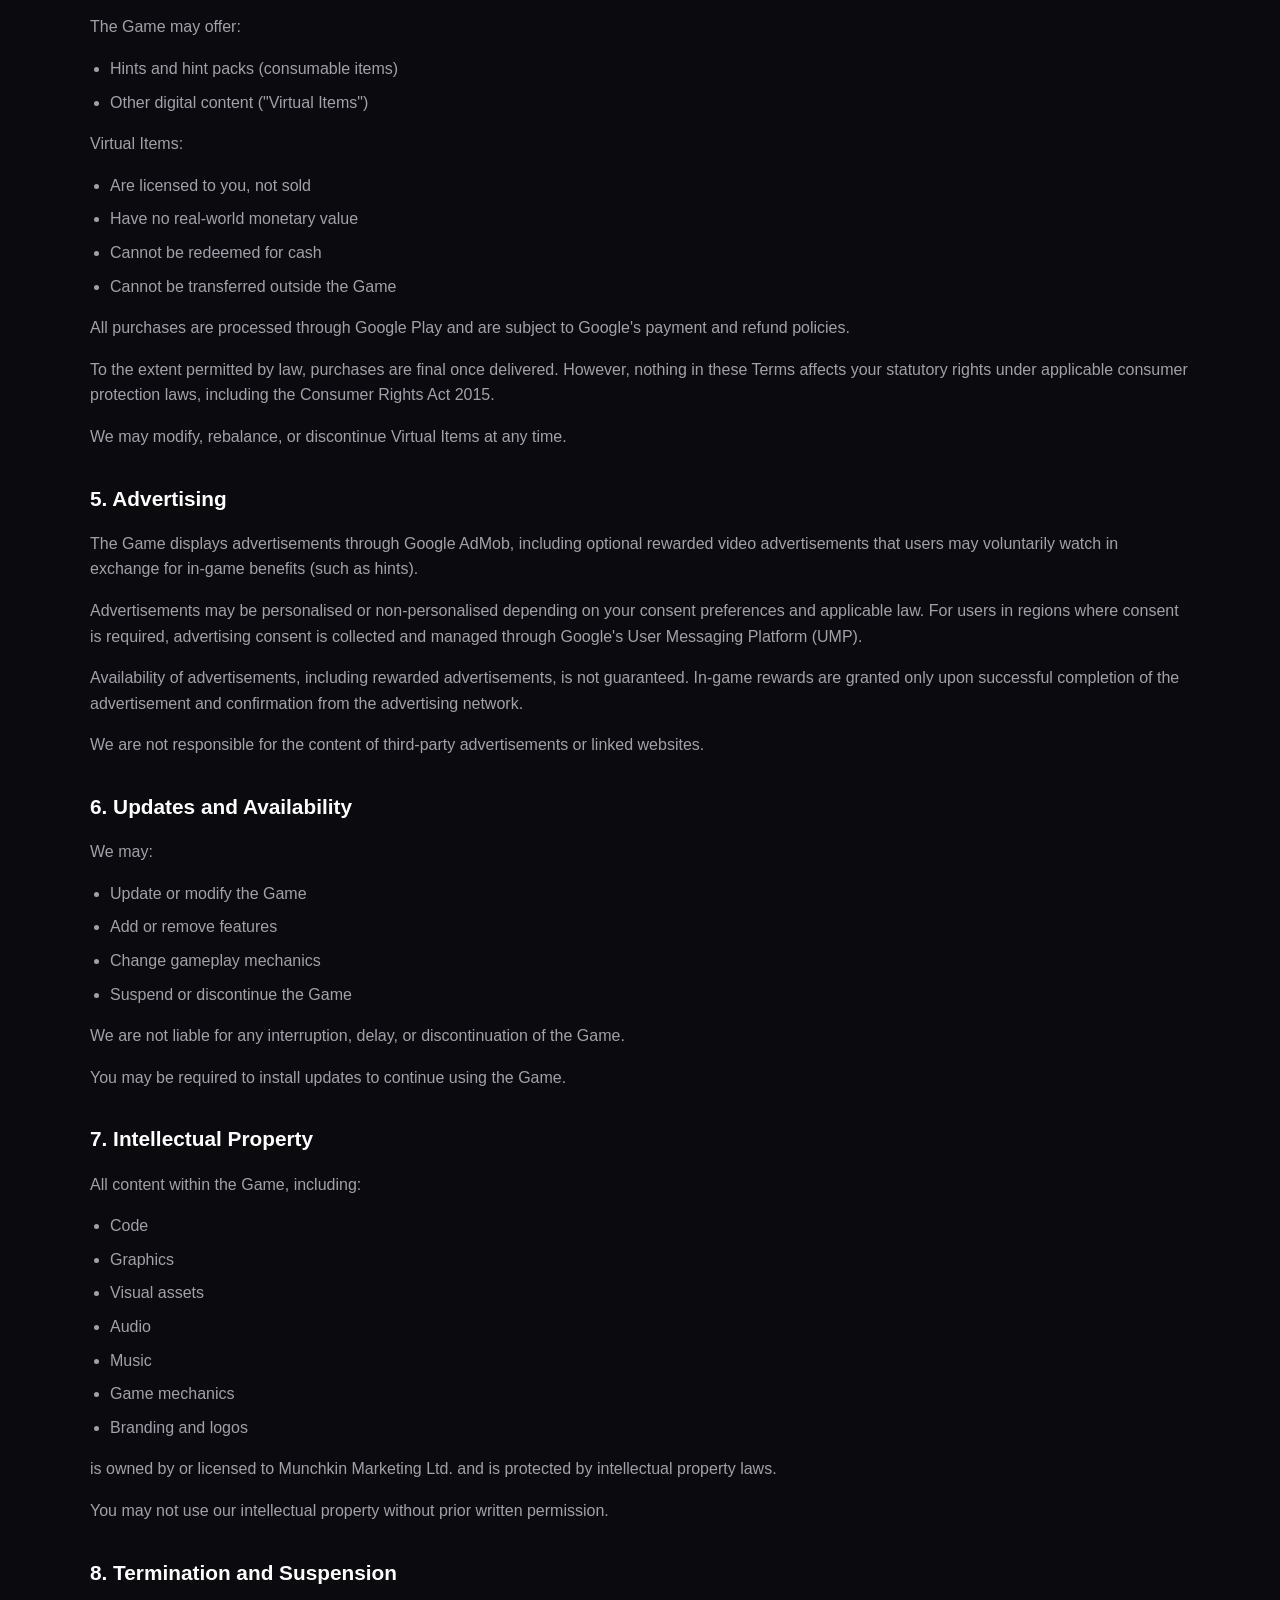
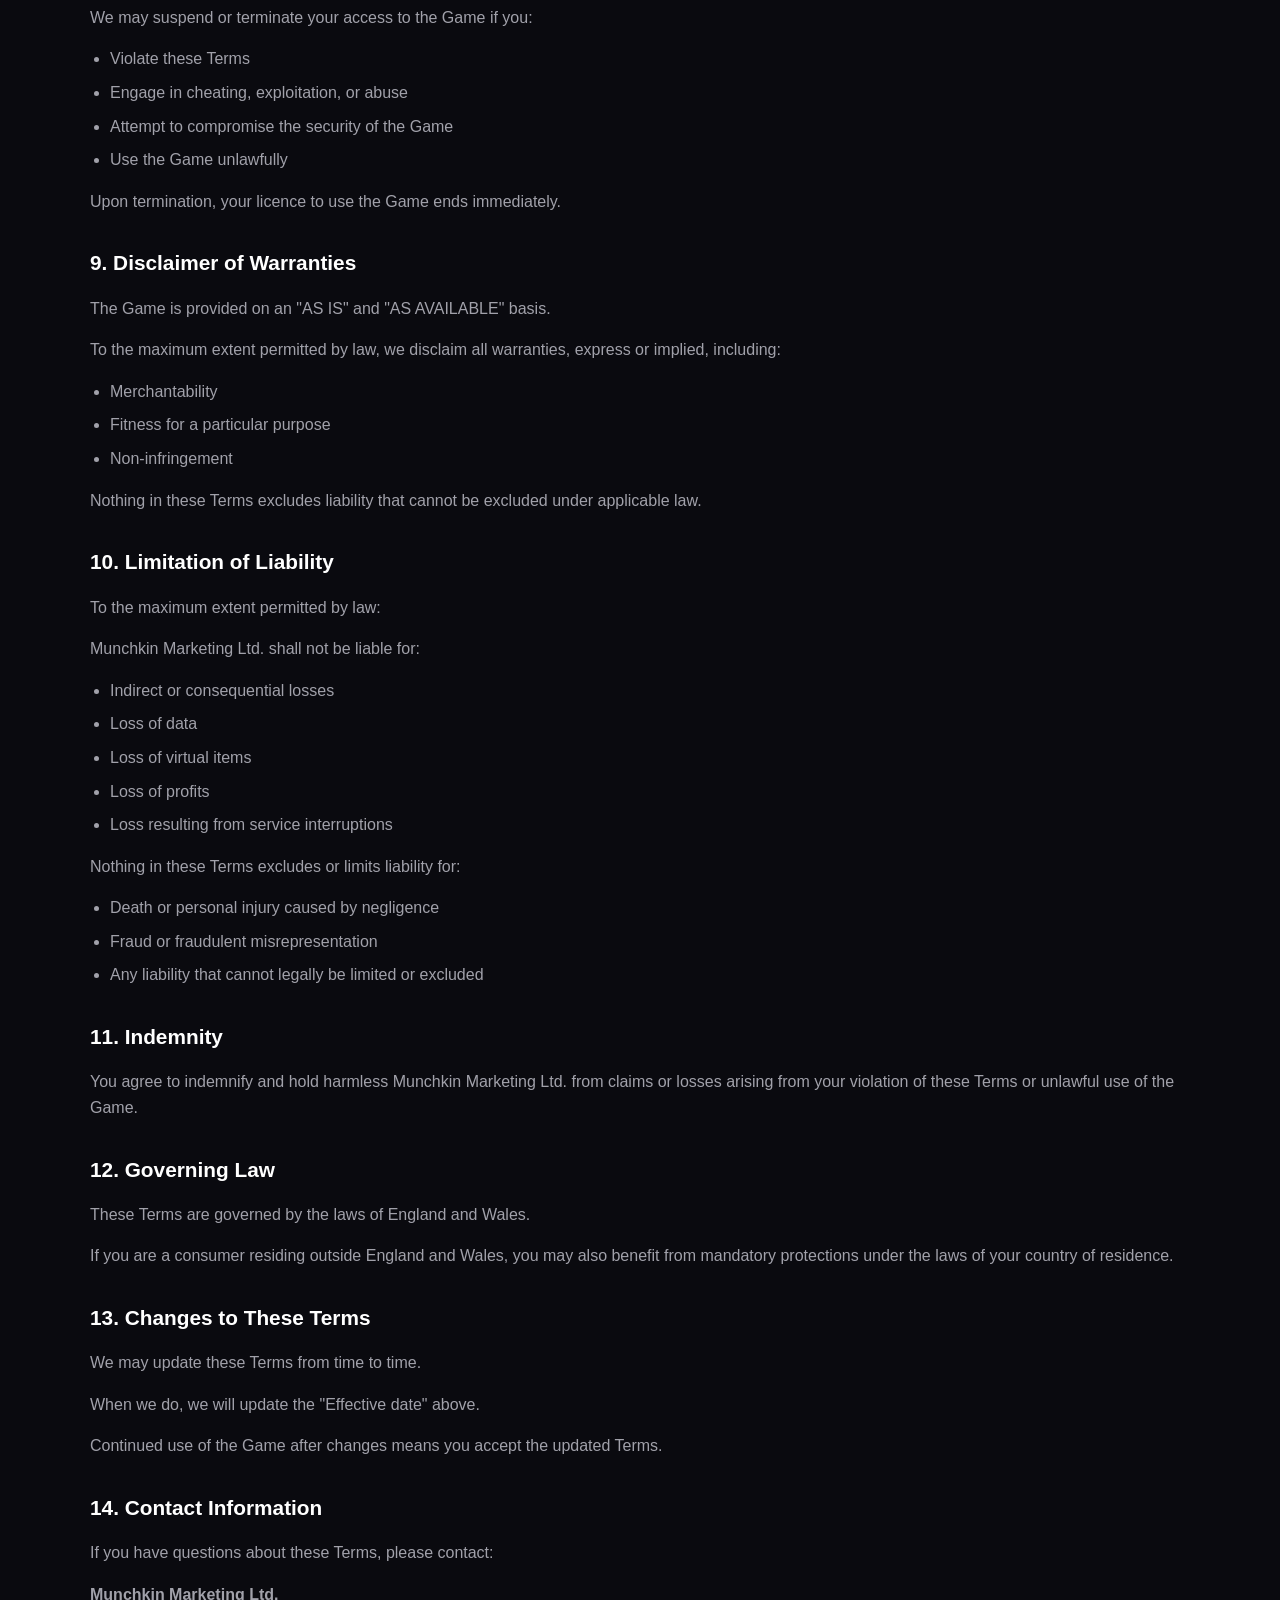
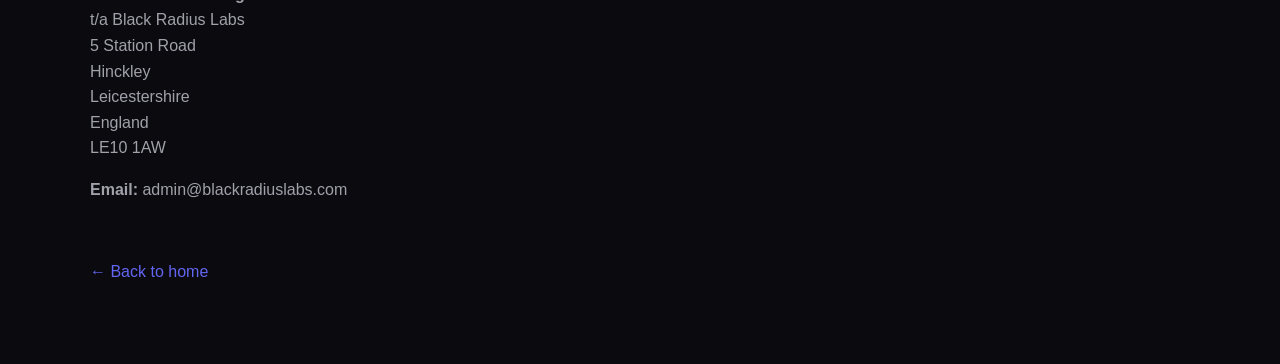
<file: terms-wordtumble.html>
<!DOCTYPE html>
<html lang="en">
<head>
  <meta charset="UTF-8">
  <meta name="viewport" content="width=device-width, initial-scale=1.0">
  <title>Word Tumble Terms of Service - Black Radius Labs</title>
  <meta name="description" content="Terms of Service for Word Tumble mobile game by Black Radius Labs.">
  <link rel="stylesheet" href="assets/css/styles.css">
</head>
<body>
  <main class="legal-page">
    <div class="container">
      <h1>Word Tumble Terms of Service</h1>
      <p class="effective-date"><strong>Effective date:</strong> 6 October 2026</p>

      <p>These Terms of Service ("Terms") govern your use of the mobile game Word Tumble ("the Game").</p>

      <p>The Game is operated by:</p>
      <p>
        <strong>Munchkin Marketing Ltd.</strong> (Company No. 11948331)<br>
        trading as Black Radius Labs<br>
        5 Station Road<br>
        Hinckley<br>
        Leicestershire<br>
        England<br>
        LE10 1AW<br>
        <strong>Email:</strong> admin@blackradiuslabs.com
      </p>

      <p>By downloading, accessing, or using the Game, you agree to be bound by these Terms.</p>
      <p><strong>If you do not agree, you must not use the Game.</strong></p>

      <h2>1. Eligibility</h2>
      <p>You must be at least 13 years old (or the minimum legal age in your country) to use the Game.</p>
      <p>If you are under 18, you must have permission from a parent or legal guardian to use the Game and make purchases.</p>
      <p>You are responsible for ensuring that your use of the Game complies with local laws.</p>

      <h2>2. Licence to Use the Game</h2>
      <p>We grant you a limited, non-exclusive, non-transferable, revocable licence to download and use the Game for personal, non-commercial entertainment purposes only.</p>
      <p>You may not:</p>
      <ul>
        <li>Copy, reproduce, or distribute the Game</li>
        <li>Modify, adapt, or create derivative works</li>
        <li>Reverse engineer, decompile, or disassemble the Game except where permitted by law</li>
        <li>Use cheats, exploits, bots, or automated systems</li>
        <li>Interfere with or disrupt the Game or related services</li>
        <li>Attempt to access backend systems or cloud services</li>
      </ul>
      <p>All rights not expressly granted to you are reserved by Munchkin Marketing Ltd.</p>

      <h2>3. User Accounts and Cloud Save</h2>
      <p>When you first use the Game:</p>
      <ul>
        <li>An anonymous account may be created using Firebase Authentication.</li>
        <li>Your gameplay progress may be stored in Firebase Firestore.</li>
      </ul>
      <p>If Google Sign-In is enabled and you choose to use it:</p>
      <ul>
        <li>Your game progress may be linked to your Google account.</li>
        <li>You are responsible for maintaining the security of your Google account.</li>
      </ul>
      <p>We are not responsible for loss of progress caused by device changes, uninstallation, third-party account issues, or technical failures, although we may attempt to assist where reasonably possible.</p>

      <h2>4. In-App Purchases and Virtual Items</h2>
      <p>The Game may offer:</p>
      <ul>
        <li>Hints and hint packs (consumable items)</li>
        <li>Other digital content ("Virtual Items")</li>
      </ul>
      <p>Virtual Items:</p>
      <ul>
        <li>Are licensed to you, not sold</li>
        <li>Have no real-world monetary value</li>
        <li>Cannot be redeemed for cash</li>
        <li>Cannot be transferred outside the Game</li>
      </ul>
      <p>All purchases are processed through Google Play and are subject to Google's payment and refund policies.</p>
      <p>To the extent permitted by law, purchases are final once delivered. However, nothing in these Terms affects your statutory rights under applicable consumer protection laws, including the Consumer Rights Act 2015.</p>
      <p>We may modify, rebalance, or discontinue Virtual Items at any time.</p>

      <h2>5. Advertising</h2>
      <p>The Game displays advertisements through Google AdMob, including optional rewarded video advertisements that users may voluntarily watch in exchange for in-game benefits (such as hints).</p>
      <p>Advertisements may be personalised or non-personalised depending on your consent preferences and applicable law. For users in regions where consent is required, advertising consent is collected and managed through Google's User Messaging Platform (UMP).</p>
      <p>Availability of advertisements, including rewarded advertisements, is not guaranteed. In-game rewards are granted only upon successful completion of the advertisement and confirmation from the advertising network.</p>
      <p>We are not responsible for the content of third-party advertisements or linked websites.</p>

      <h2>6. Updates and Availability</h2>
      <p>We may:</p>
      <ul>
        <li>Update or modify the Game</li>
        <li>Add or remove features</li>
        <li>Change gameplay mechanics</li>
        <li>Suspend or discontinue the Game</li>
      </ul>
      <p>We are not liable for any interruption, delay, or discontinuation of the Game.</p>
      <p>You may be required to install updates to continue using the Game.</p>

      <h2>7. Intellectual Property</h2>
      <p>All content within the Game, including:</p>
      <ul>
        <li>Code</li>
        <li>Graphics</li>
        <li>Visual assets</li>
        <li>Audio</li>
        <li>Music</li>
        <li>Game mechanics</li>
        <li>Branding and logos</li>
      </ul>
      <p>is owned by or licensed to Munchkin Marketing Ltd. and is protected by intellectual property laws.</p>
      <p>You may not use our intellectual property without prior written permission.</p>

      <h2>8. Termination and Suspension</h2>
      <p>We may suspend or terminate your access to the Game if you:</p>
      <ul>
        <li>Violate these Terms</li>
        <li>Engage in cheating, exploitation, or abuse</li>
        <li>Attempt to compromise the security of the Game</li>
        <li>Use the Game unlawfully</li>
      </ul>
      <p>Upon termination, your licence to use the Game ends immediately.</p>

      <h2>9. Disclaimer of Warranties</h2>
      <p>The Game is provided on an "AS IS" and "AS AVAILABLE" basis.</p>
      <p>To the maximum extent permitted by law, we disclaim all warranties, express or implied, including:</p>
      <ul>
        <li>Merchantability</li>
        <li>Fitness for a particular purpose</li>
        <li>Non-infringement</li>
      </ul>
      <p>Nothing in these Terms excludes liability that cannot be excluded under applicable law.</p>

      <h2>10. Limitation of Liability</h2>
      <p>To the maximum extent permitted by law:</p>
      <p>Munchkin Marketing Ltd. shall not be liable for:</p>
      <ul>
        <li>Indirect or consequential losses</li>
        <li>Loss of data</li>
        <li>Loss of virtual items</li>
        <li>Loss of profits</li>
        <li>Loss resulting from service interruptions</li>
      </ul>
      <p>Nothing in these Terms excludes or limits liability for:</p>
      <ul>
        <li>Death or personal injury caused by negligence</li>
        <li>Fraud or fraudulent misrepresentation</li>
        <li>Any liability that cannot legally be limited or excluded</li>
      </ul>

      <h2>11. Indemnity</h2>
      <p>You agree to indemnify and hold harmless Munchkin Marketing Ltd. from claims or losses arising from your violation of these Terms or unlawful use of the Game.</p>

      <h2>12. Governing Law</h2>
      <p>These Terms are governed by the laws of England and Wales.</p>
      <p>If you are a consumer residing outside England and Wales, you may also benefit from mandatory protections under the laws of your country of residence.</p>

      <h2>13. Changes to These Terms</h2>
      <p>We may update these Terms from time to time.</p>
      <p>When we do, we will update the "Effective date" above.</p>
      <p>Continued use of the Game after changes means you accept the updated Terms.</p>

      <h2>14. Contact Information</h2>
      <p>If you have questions about these Terms, please contact:</p>
      <p>
        <strong>Munchkin Marketing Ltd.</strong><br>
        t/a Black Radius Labs<br>
        5 Station Road<br>
        Hinckley<br>
        Leicestershire<br>
        England<br>
        LE10 1AW
      </p>
      <p><strong>Email:</strong> admin@blackradiuslabs.com</p>

      <a href="index.html" class="back-link">&larr; Back to home</a>
    </div>
  </main>
</body>
</html>
</file>
<file: assets/css/styles.css>
:root {
  --bg-primary: #0a0a0f;
  --bg-secondary: #12121a;
  --bg-tertiary: #1a1a25;
  --accent-primary: #6366f1;
  --accent-secondary: #8b5cf6;
  --text-primary: #ffffff;
  --text-secondary: #a1a1aa;
  --border: #27272a;
  --max-width: 1100px;
}

* {
  box-sizing: border-box;
}

html {
  scroll-behavior: smooth;
}

body {
  margin: 0;
  font-family: Arial, sans-serif;
  background: var(--bg-primary);
  color: var(--text-primary);
  line-height: 1.6;
}

a {
  color: var(--text-primary);
  text-decoration: none;
}

a:hover {
  color: var(--accent-primary);
}

.container {
  width: min(92%, var(--max-width));
  margin: 0 auto;
}

header {
  padding: 28px 0;
  border-bottom: 1px solid var(--border);
  background: rgba(10, 10, 15, 0.95);
  position: sticky;
  top: 0;
  backdrop-filter: blur(8px);
  z-index: 100;
}

.nav {
  display: flex;
  justify-content: space-between;
  align-items: center;
  gap: 16px;
}

.brand {
  display: flex;
  align-items: center;
  gap: 10px;
  font-size: 1.2rem;
  font-weight: 700;
}

.brand:hover {
  color: var(--text-primary);
}

.logo {
  height: 36px;
  width: auto;
}

.nav-links {
  display: flex;
  gap: 18px;
  flex-wrap: wrap;
}

.hero {
  padding: 72px 0 36px;
}

.hero h1 {
  font-size: clamp(2rem, 5vw, 4rem);
  line-height: 1.05;
  margin: 0 0 16px;
}

.hero p {
  max-width: 700px;
  color: var(--text-secondary);
  font-size: 1.05rem;
}

.section {
  padding: 36px 0 56px;
}

.section h2 {
  font-size: 1.8rem;
  margin-bottom: 20px;
}

.cards {
  display: grid;
  grid-template-columns: 1fr;
  gap: 20px;
}

.card {
  background: var(--bg-secondary);
  border: 1px solid var(--border);
  border-radius: 18px;
  padding: 24px;
  transition: border-color 0.2s ease;
}

.card:hover {
  border-color: var(--accent-primary);
}

.card h3 {
  margin-top: 0;
  margin-bottom: 8px;
  font-size: 1.4rem;
}

.card p {
  color: var(--text-secondary);
  margin-bottom: 0;
}

.badge {
  display: inline-block;
  margin-bottom: 12px;
  padding: 6px 12px;
  border-radius: 999px;
  background: var(--bg-tertiary);
  border: 1px solid var(--border);
  color: var(--text-secondary);
  font-size: 0.85rem;
  font-weight: 600;
}

.badge.live {
  background: rgba(34, 197, 94, 0.15);
  border-color: rgba(34, 197, 94, 0.3);
  color: #22c55e;
}

.badge.coming-soon {
  background: rgba(99, 102, 241, 0.15);
  border-color: rgba(99, 102, 241, 0.3);
  color: var(--accent-primary);
}

.screenshot-gallery {
  display: flex;
  justify-content: center;
  gap: 12px;
  overflow-x: auto;
  padding: 16px 0;
  margin: 8px 0 0;
  scroll-snap-type: x mandatory;
  -webkit-overflow-scrolling: touch;
}

.screenshot-gallery::-webkit-scrollbar {
  height: 6px;
}

.screenshot-gallery::-webkit-scrollbar-track {
  background: var(--bg-tertiary);
  border-radius: 3px;
}

.screenshot-gallery::-webkit-scrollbar-thumb {
  background: var(--border);
  border-radius: 3px;
}

.screenshot-gallery img {
  flex-shrink: 0;
  height: 280px;
  width: auto;
  border-radius: 12px;
  border: 1px solid var(--border);
  scroll-snap-align: start;
}

.card-full {
  grid-column: 1 / -1;
}

.actions {
  display: flex;
  gap: 12px;
  flex-wrap: wrap;
  margin-top: 18px;
}

.button {
  display: inline-block;
  padding: 12px 20px;
  border-radius: 12px;
  background: var(--accent-primary);
  color: white;
  font-weight: 700;
  transition: background 0.2s ease, transform 0.1s ease;
}

.button:hover {
  background: var(--accent-secondary);
  color: white;
  transform: translateY(-1px);
}

.button.secondary {
  background: transparent;
  border: 1px solid var(--border);
  color: var(--text-primary);
}

.button.secondary:hover {
  background: var(--bg-tertiary);
  border-color: var(--text-secondary);
}

footer {
  border-top: 1px solid var(--border);
  padding: 28px 0 40px;
  color: var(--text-secondary);
  margin-top: 40px;
}

.footer-links {
  display: flex;
  gap: 16px;
  flex-wrap: wrap;
  margin-bottom: 12px;
}

.footer-links a {
  color: var(--text-secondary);
}

.footer-links a:hover {
  color: var(--text-primary);
}

.legal-page {
  padding: 56px 0 80px;
  min-height: 100vh;
}

.legal-page h1 {
  margin-top: 0;
  margin-bottom: 8px;
}

.legal-page .effective-date {
  color: var(--text-secondary);
  margin-bottom: 32px;
}

.legal-page h2 {
  margin-top: 32px;
  margin-bottom: 12px;
  font-size: 1.3rem;
}

.legal-page p,
.legal-page li {
  color: var(--text-secondary);
}

.legal-page ul {
  padding-left: 20px;
}

.legal-page li {
  margin-bottom: 8px;
}

.back-link {
  display: inline-block;
  margin-top: 40px;
  color: var(--accent-primary);
}

.back-link:hover {
  color: var(--accent-secondary);
}

@media (min-width: 768px) {
  .cards {
    grid-template-columns: 1fr 1fr;
  }

  .hero {
    padding: 100px 0 50px;
  }

  .section {
    padding: 50px 0 70px;
  }
}

@media (max-width: 600px) {
  .nav {
    justify-content: center;
  }

  .nav-links {
    display: none;
  }

  header {
    padding: 20px 0;
  }

  .hero {
    padding: 50px 0 24px;
  }

  .hero h1 {
    font-size: 1.8rem;
  }

  .card {
    padding: 20px;
  }

  .card p {
    word-wrap: break-word;
    overflow-wrap: break-word;
  }

  .screenshot-gallery {
    display: grid;
    grid-template-columns: 1fr 1fr;
    gap: 8px;
    overflow-x: visible;
    justify-content: stretch;
  }

  .screenshot-gallery img {
    height: auto;
    width: 100%;
  }
}
</file>
